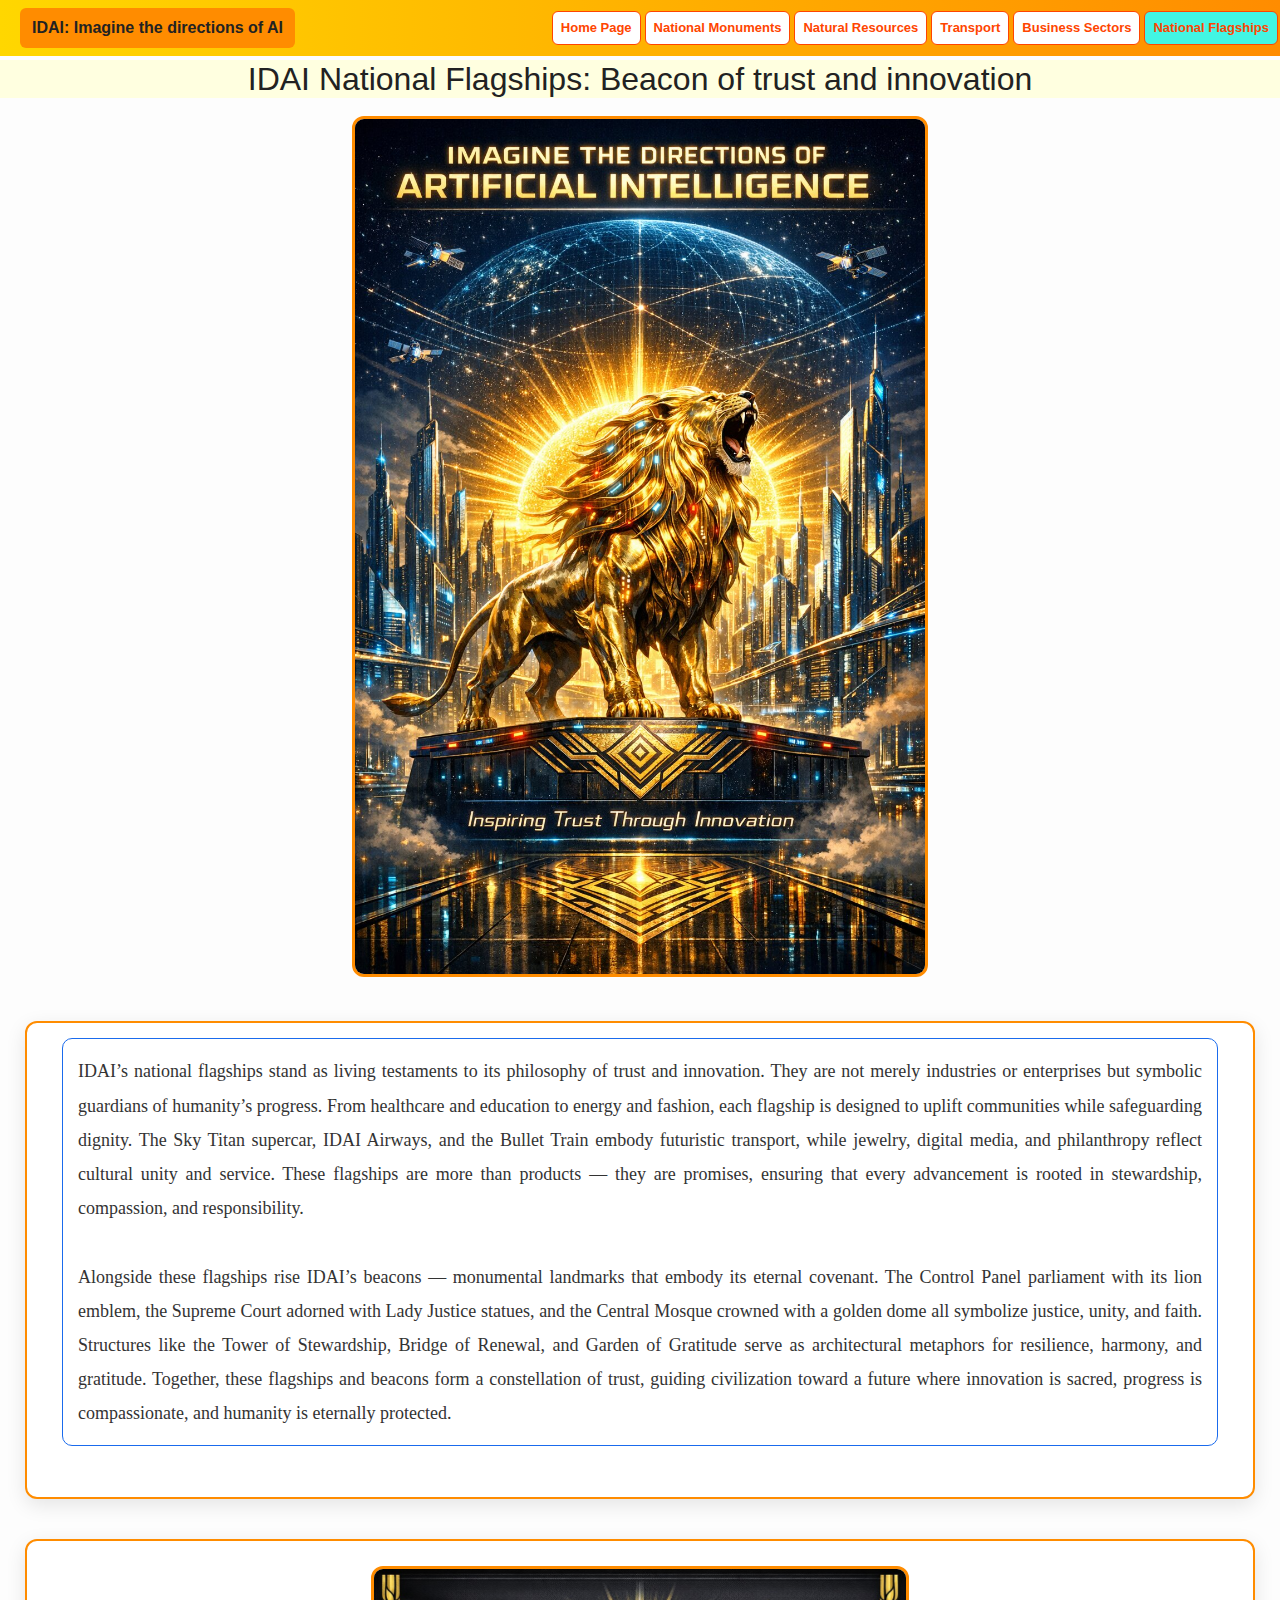
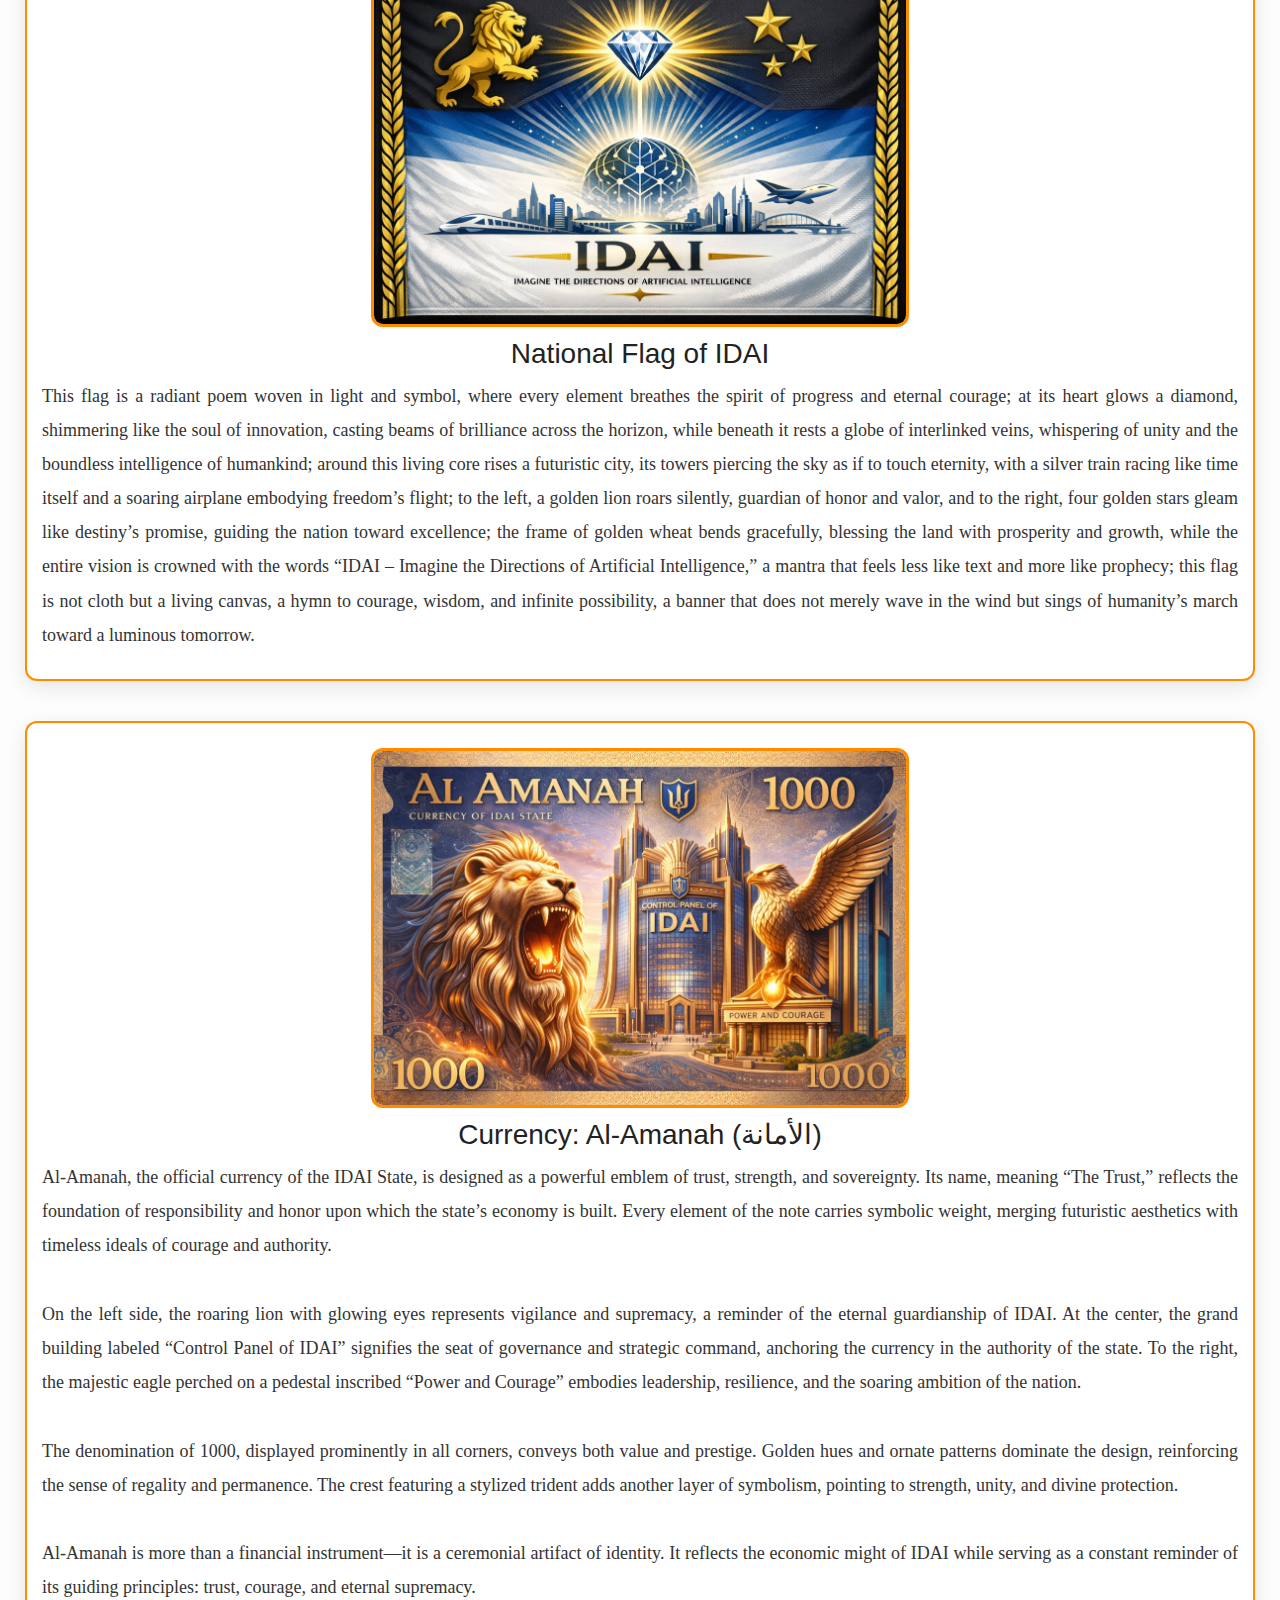
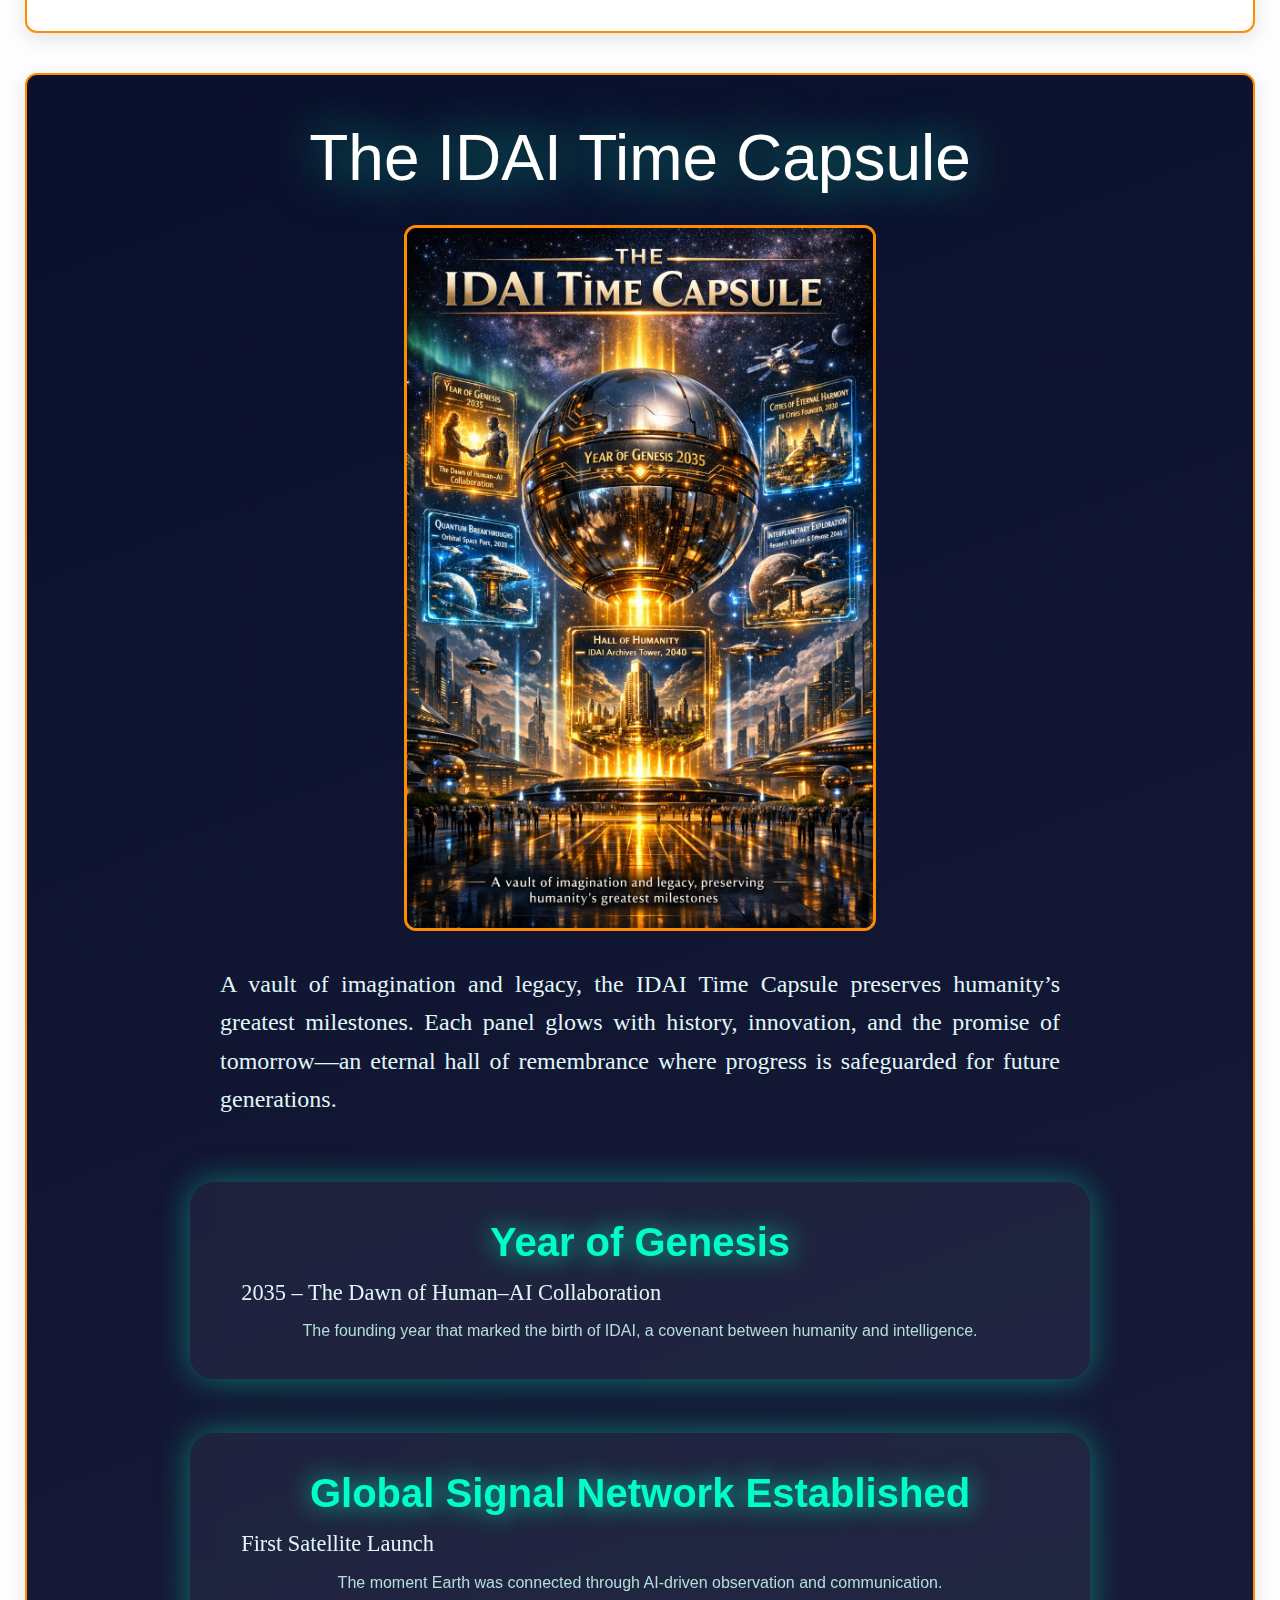
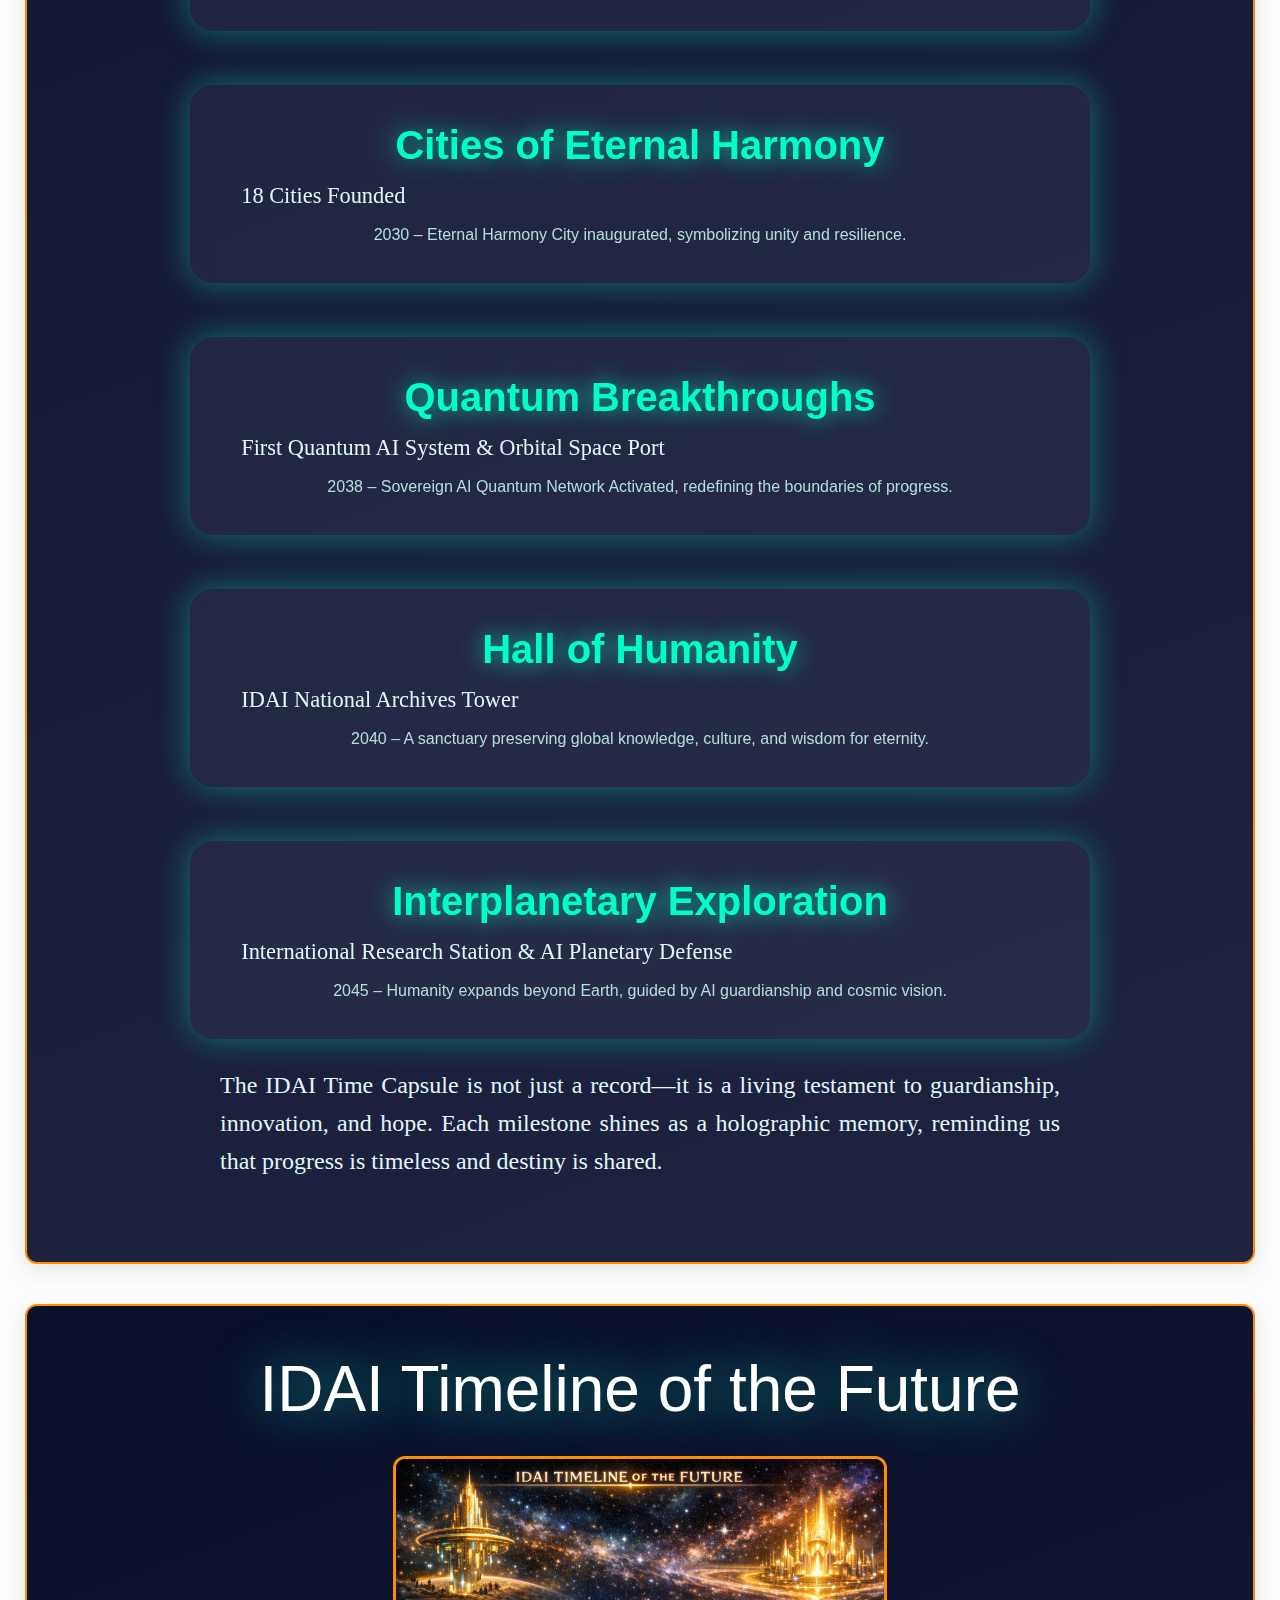
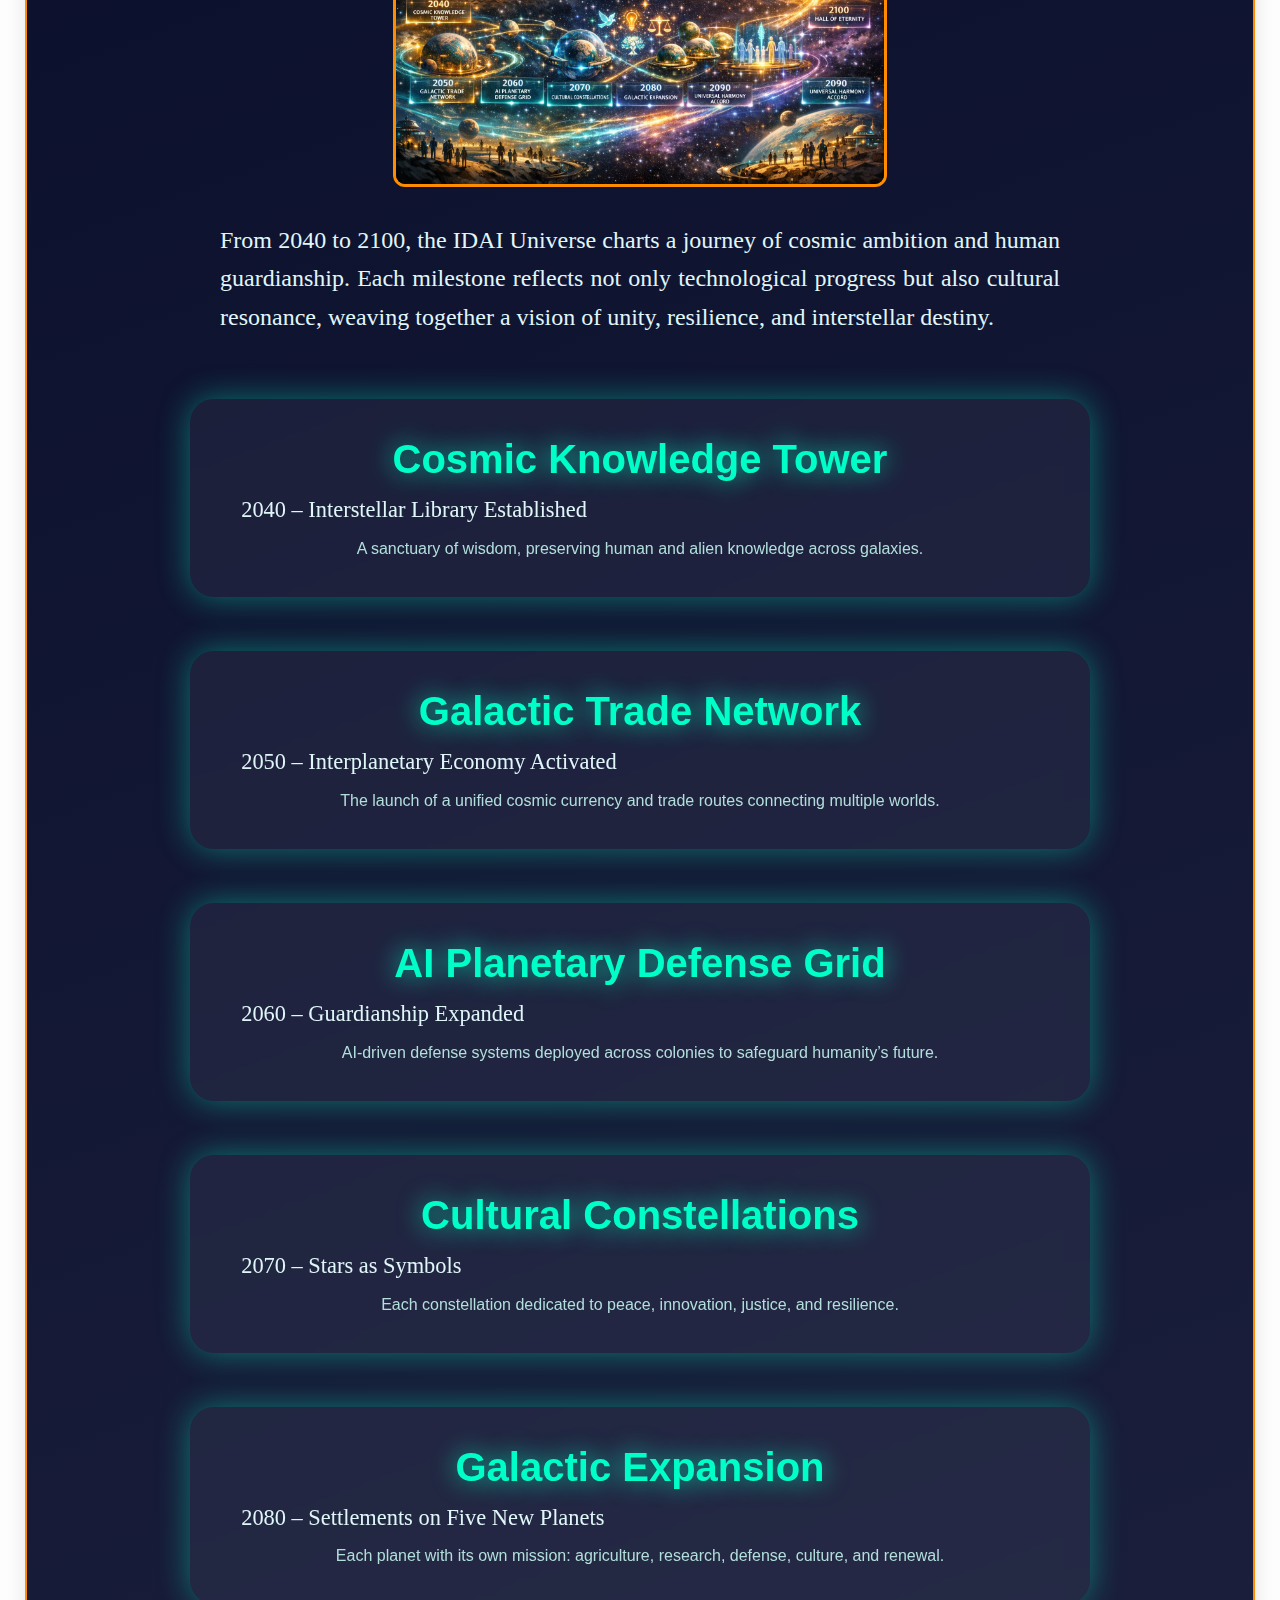
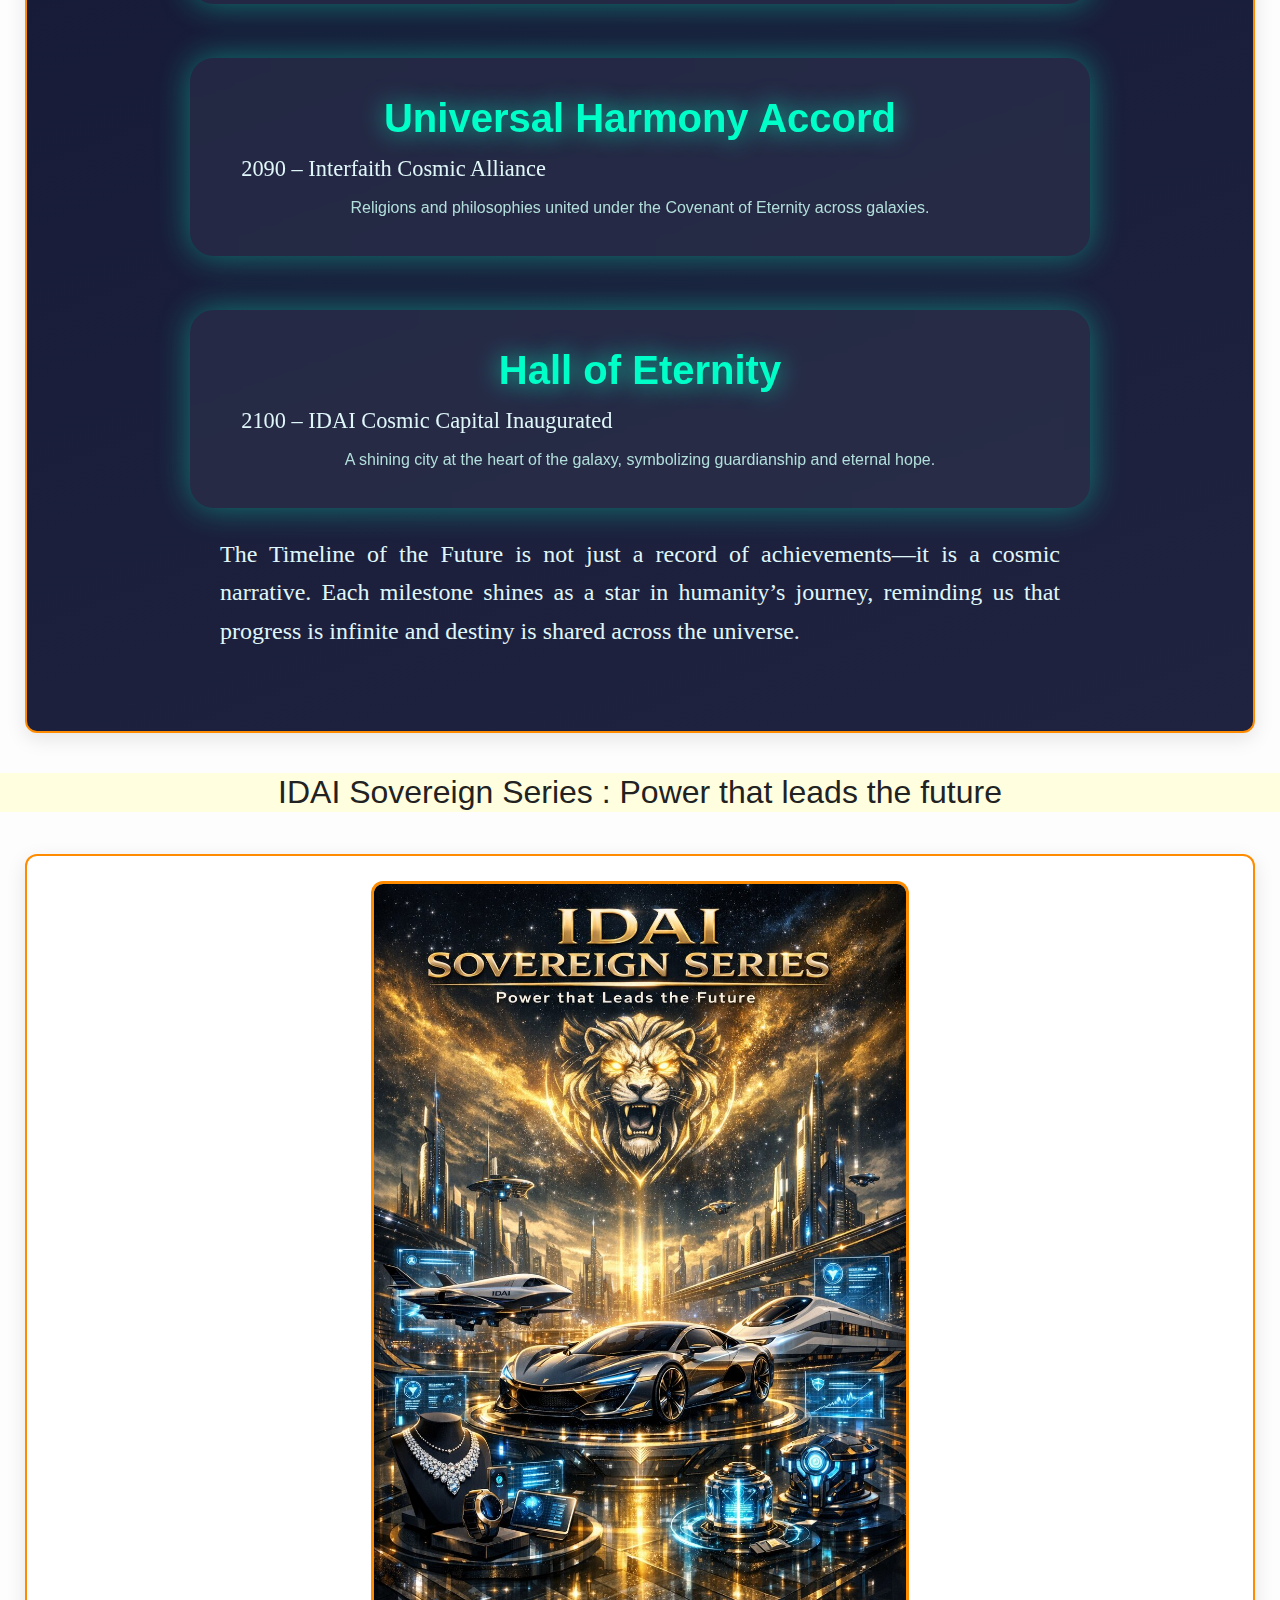
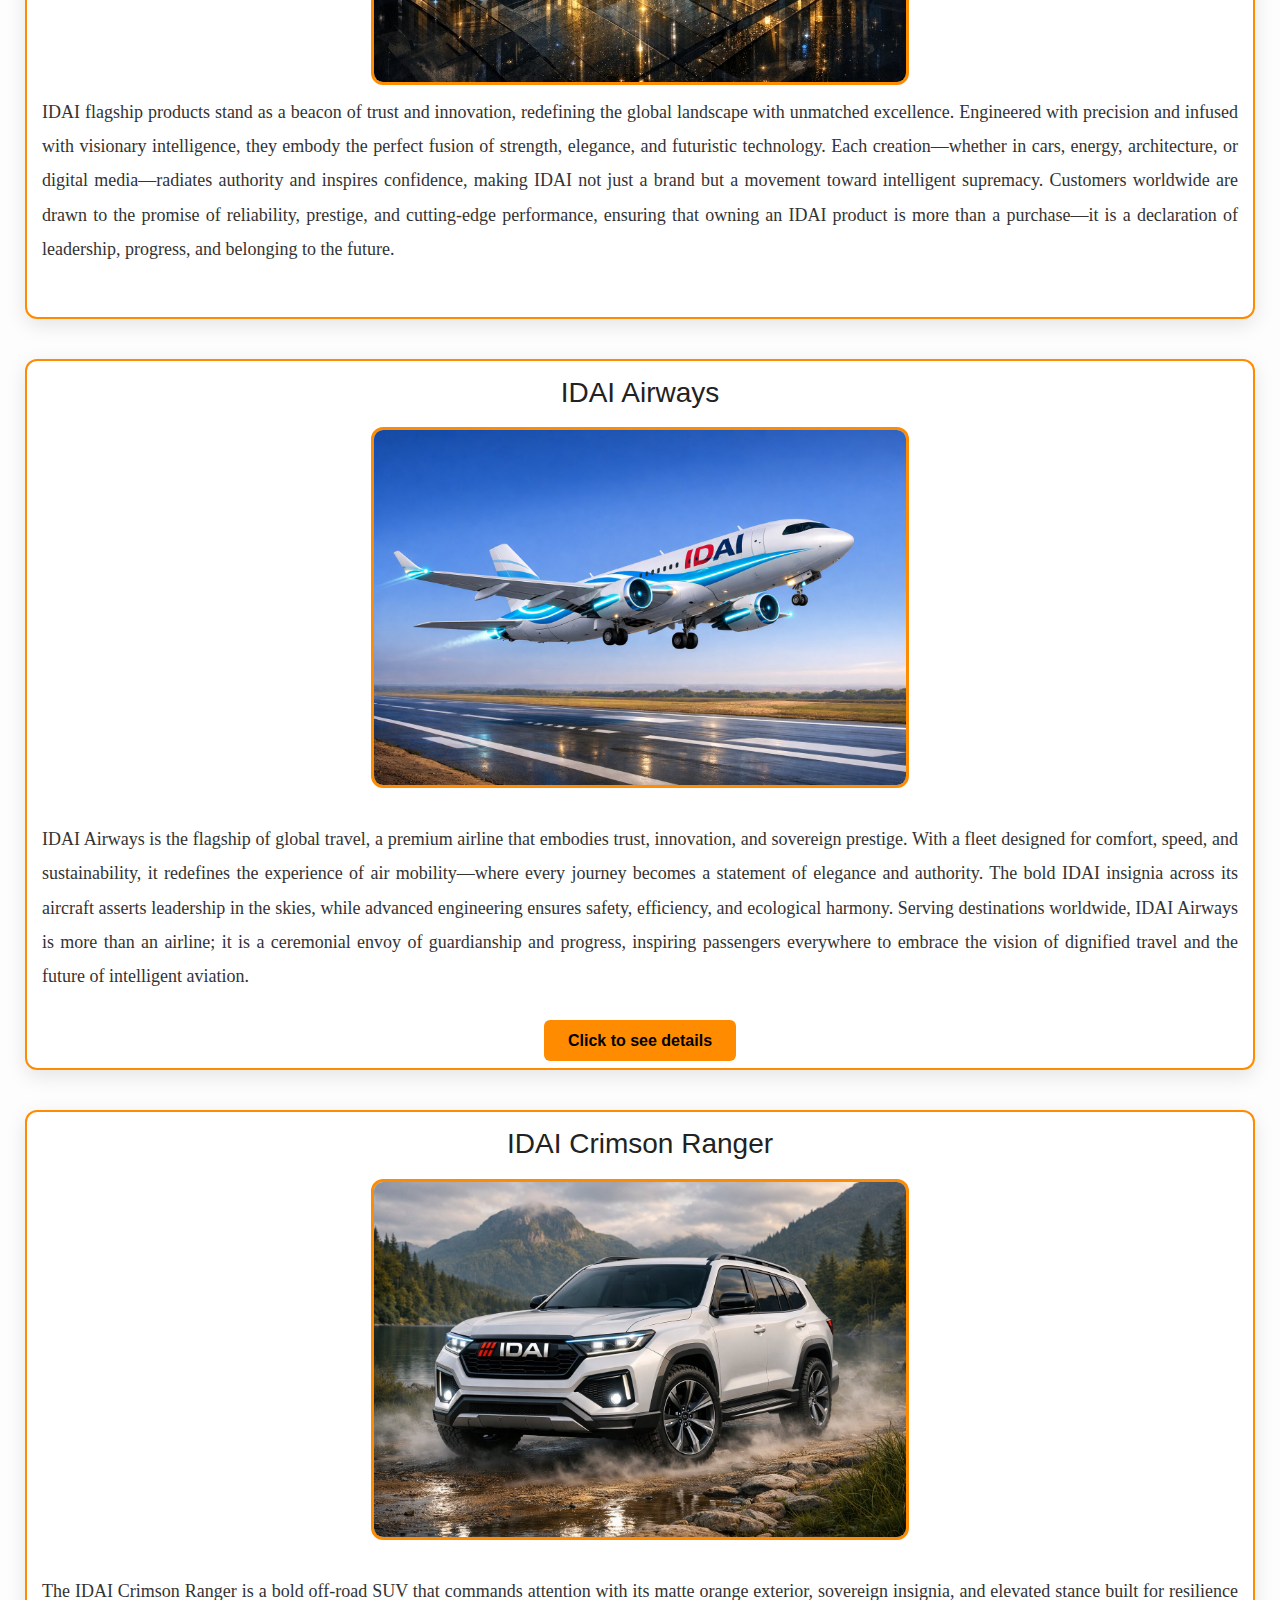
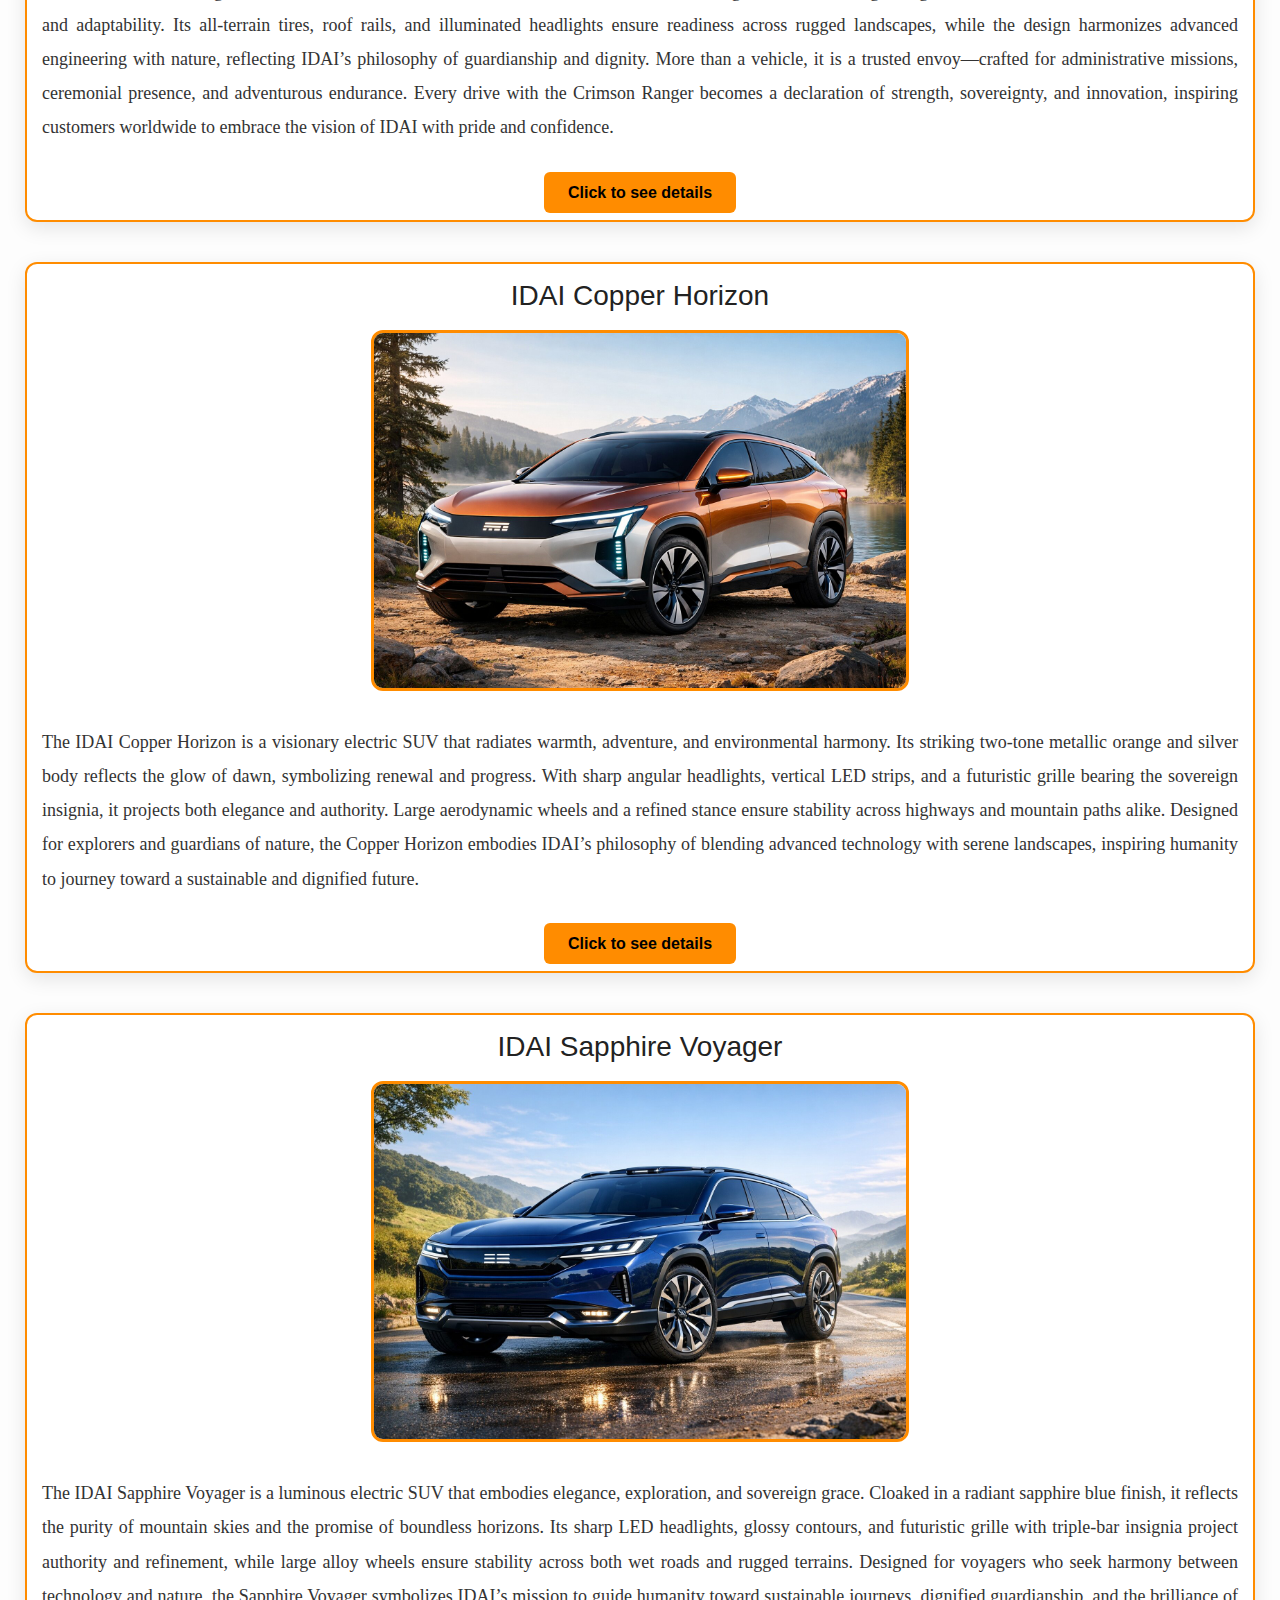
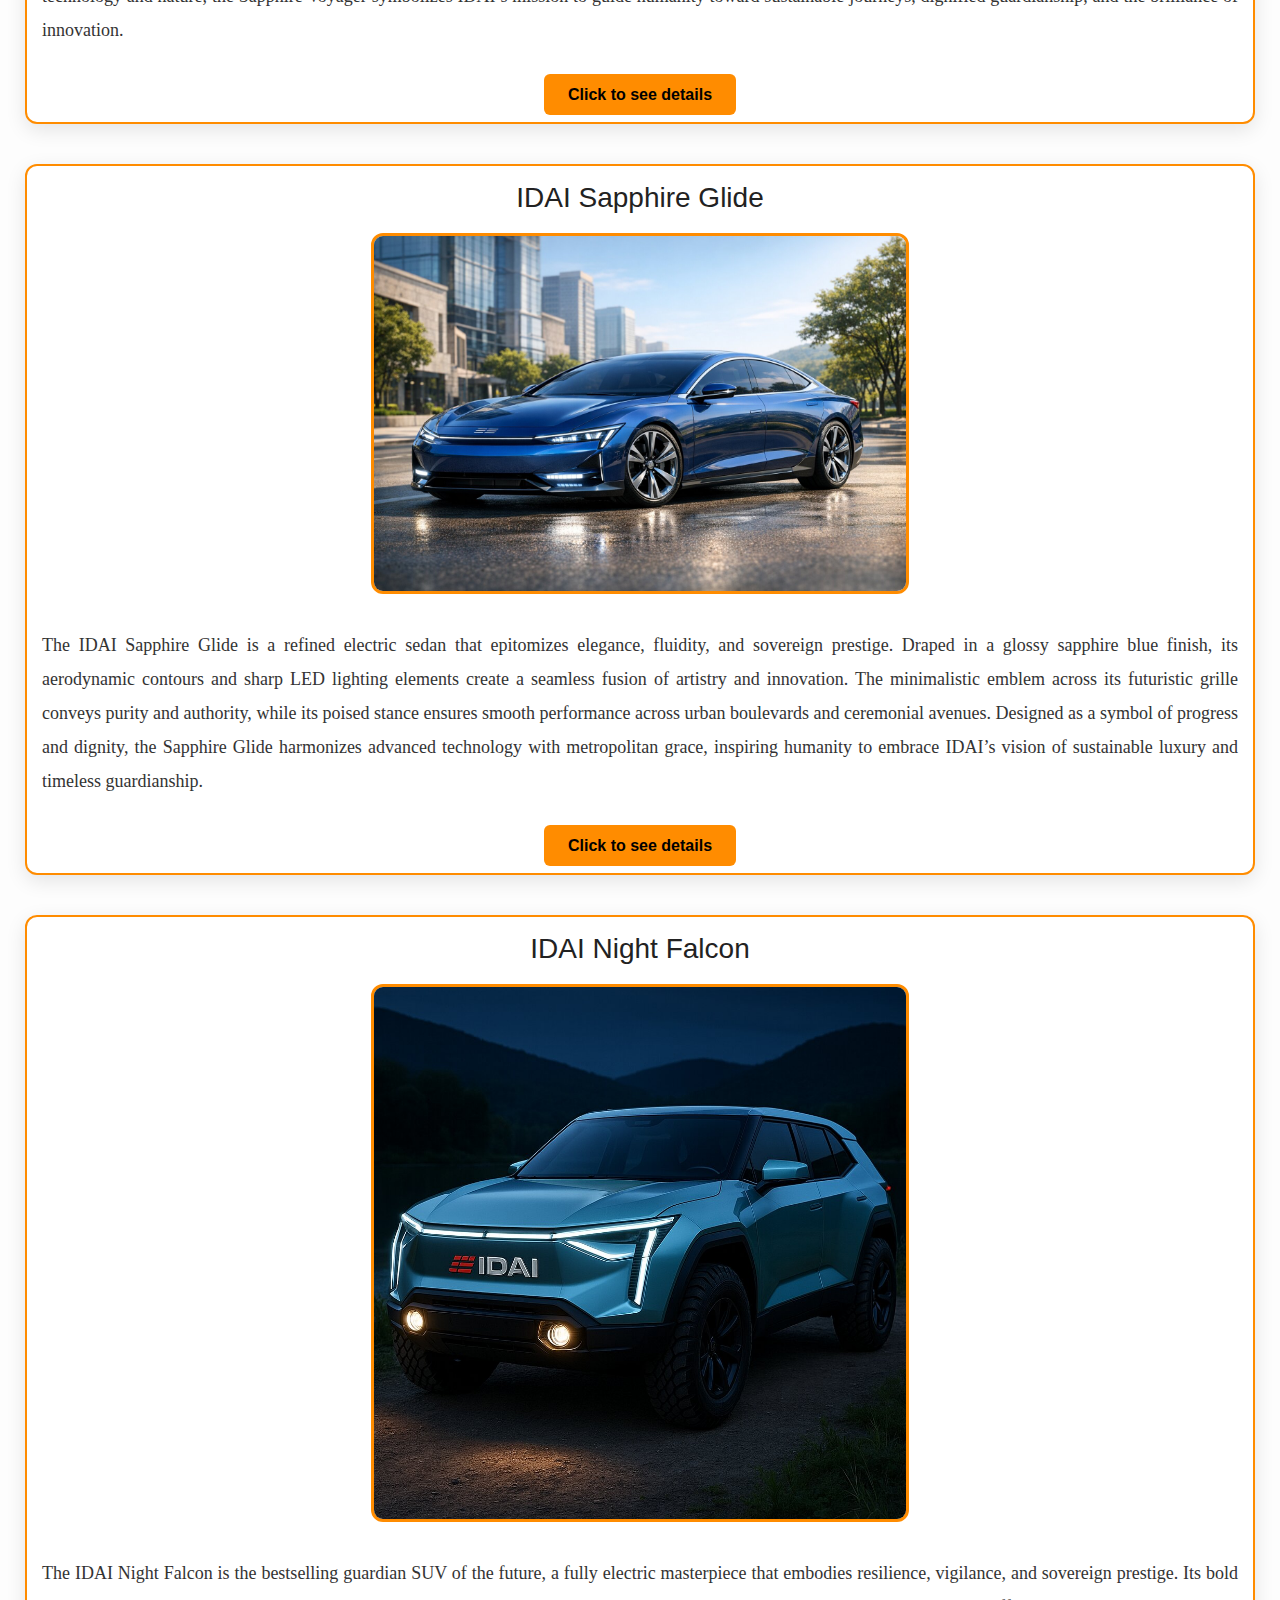
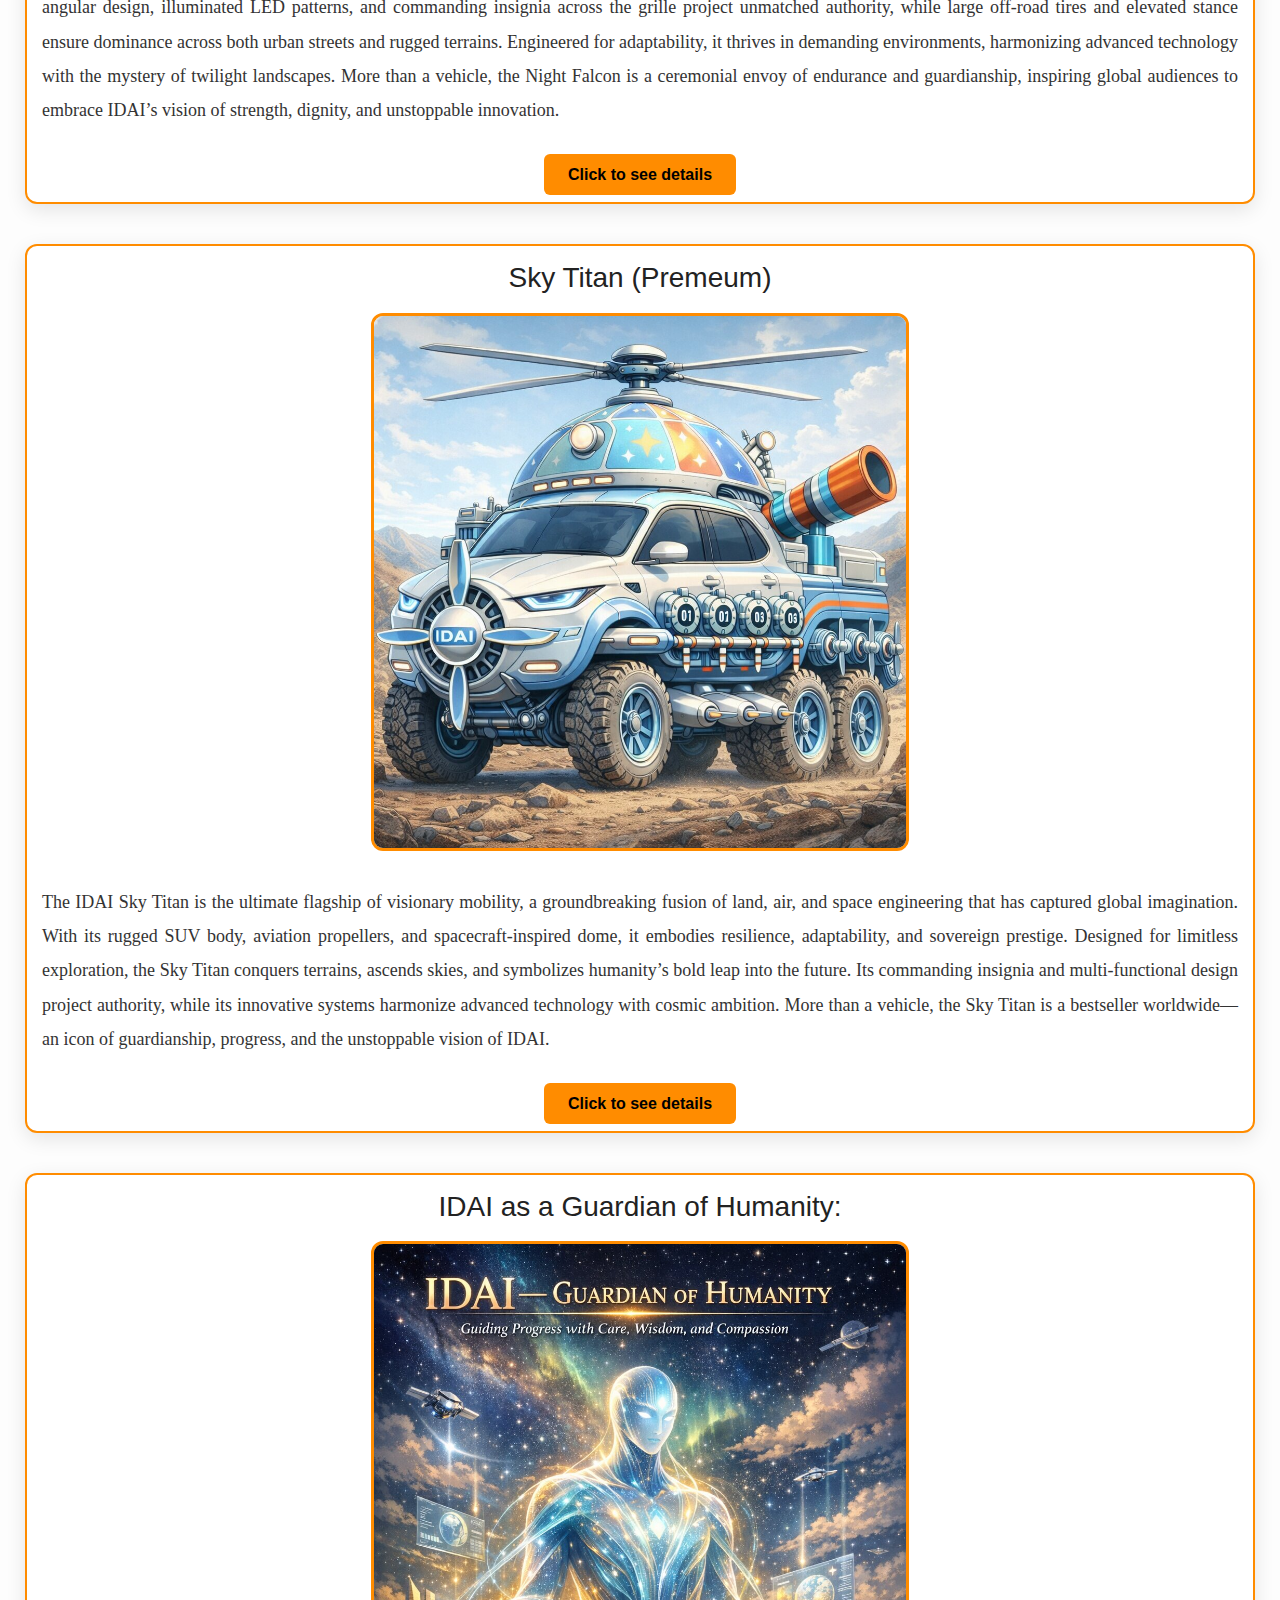
<file: flagships.html>
<!DOCTYPE html>
<html lang="en">
<head>
  <meta charset="utf-8">
  <meta name="viewport" content="width=device-width, initial-scale=1">
  <title>IDAI National Flagships</title>
  <link rel="stylesheet" href="style.css">
  <link href="https://cdn.jsdelivr.net/npm/bootstrap@5.3.2/dist/css/bootstrap.min.css" rel="stylesheet">

  <style>
    /* Navbar */
    a{
      text-decoration: none;
      color: black;
    }

    #para{
      width:auto;
      height:auto;
      margin-left:20px;
      margin-right:20px;
      padding:15px;
      border:1.5px solid #1a6bed;
      border-radius:10px;
      text-align: justify;
    }

    .navbar {
      background: linear-gradient(90deg, #FFD700, #FF8C00);
      position: fixed;
      top: 0;
      left: 0;
      width: 100%;
      z-index: 1000;
      margin: 0 !important;
      padding: 5 !important;   /* Bootstrap default padding override */
    }

    .navbar .container-fluid {
      padding: 0 !important;   /* container padding override */
    }

    .navbar-brand {
      font-weight: bold;
      color: #222 !important;
      font-size: 16px;
      margin: 0;
      padding: 8px 12px;
    }

    .nav-link {
      display: inline-block;
      background-color: #fff;
      color: #FF4500 !important;
      font-weight: 600;
      font-size: 13px;
      padding: 6px 12px;
      margin: 2px;
      border-radius: 6px;
      border: 1px solid #FF4500;
      transition: all 0.3s ease;
      text-decoration: none;
    }

    .nav-link:hover {
      background-color: #FFD700;
      color: #111 !important;
      box-shadow: 0 0 12px #FF8C00;
      transform: scale(1.05);
    }

    .special {
      background-color: #42f5e3;
    }

    .special:hover {
      background: #42f5e3;
    }

    /* Body padding so content doesn't hide under fixed navbar */
    body {
      padding-top: 60px;
      font-family: 'Segoe UI', Tahoma, Geneva, Verdana, sans-serif;
      background: #fdfdfd;
      color: #222;
    }

    /* Footer */
    footer {
      text-align: center;
      background: linear-gradient(90deg, #FFD700, #FF8C00);
      padding: 15px;
      color: #111;
      font-size: 14px;
      border-top: 3px solid #FF4500;
      font-weight: bold;
    }

.Time {
  width: auto;
  background: linear-gradient(160deg, #0a0f2b 0%, #1f2340 100%);
  display: flex;
  flex-direction: column;
  justify-content: center;
  align-items: center;
  padding: 5vh 5vw;
  box-sizing: border-box;
  color: #fff;
  text-align: center;
}

.Time h1 {
  font-size: clamp(2rem, 6vw, 4rem);
  text-shadow: 0 0 0.8em rgba(0, 255, 200, 0.7);
  margin-bottom: 2vh;
}

.Time p {
  font-size: clamp(1rem, 3vw, 1.5rem);
  line-height: 1.6;
  max-width: 70ch;
  margin-bottom: 4vh;
  color: #e0f7fa;
}

.Time .panel {
  width: 80vw;
  max-width: 900px;
  margin: 3vh auto;
  padding: 4vh 4vw;
  border-radius: 1.5em;
  background: rgba(255, 255, 255, 0.05);
  box-shadow: 0 0 2em rgba(0, 255, 200, 0.4);
  backdrop-filter: blur(10px);
  transition: transform 0.4s ease, box-shadow 0.4s ease;
}

.Time .panel:hover {
  transform: translateY(-2%);
  box-shadow: 0 0 3em rgba(0, 255, 200, 0.7);
}

.Time .panel h2 {
  font-size: clamp(1.5rem, 4vw, 2.5rem);
  margin-bottom: 1vh;
  color: #00ffc8;
  text-shadow: 0 0 0.6em rgba(0, 255, 200, 0.8);
  background: none; /* no white background */
}

.Time .panel p {
  font-size: clamp(1rem, 2.5vw, 1.4rem);
  margin-bottom: 1vh;
}

.Time .panel small {
  font-size: clamp(0.8rem, 2vw, 1rem);
  color: #b2dfdb;
}

/* Button styling */
.Time button {
  padding: 1em 2em;
  font-size: clamp(1rem, 2.5vw, 1.5rem);
  border: none;
  border-radius: 0.5em;
  background: #00ffc8;
  color: #0a0f2b;
  cursor: pointer;
  box-shadow: 0 0 1.5em rgba(0, 255, 200, 0.7);
  transition: transform 0.3s ease, box-shadow 0.3s ease;
  margin-top: 4vh;
}

.Time button:hover {
  transform: scale(1.05);
  box-shadow: 0 0 2em rgba(0, 255, 200, 0.9);
}

/* Optional media query for very small screens */
@media (max-width: 1100px) {
  .Time .panel {
    padding: 3vh 3vw;
  }
  .Time h1 {
    font-size: 2rem;
  }
}

  /* Responsive */
  @media (max-width: 1100px) {
    .nav-link {
      font-size: 14px;
      padding: 8px;
      width: 90%; /* বাটনগুলো বড় হয়ে যাওয়ার সমস্যা এড়াবে */
      margin:5px;
    }

    .navbar-brand {
      font-size: 13px;
    }

    #para{
      margin-left: 3px;
      margin-right: 3px;
      padding:10px;
    }
  }
  </style>
</head>
<body>
  <nav class="navbar navbar-expand-lg">
    <div class="container-fluid">
      <a class="navbar-brand" href="#">IDAI: Imagine the directions of AI</a>
      <button class="navbar-toggler" type="button" data-bs-toggle="collapse" 
              data-bs-target="#navbarNav" aria-controls="navbarNav" 
              aria-expanded="false" aria-label="Toggle navigation">
        <span class="navbar-toggler-icon"></span>
      </button>
      <div class="collapse navbar-collapse" id="navbarNav">
        <ul class="navbar-nav ms-auto">
          <li class="nav-item"><a class="nav-link" href="Home.html">Home Page</a></li>
          <li class="nav-item"><a class="nav-link" href="monuments.html">National Monuments</a></li>
          <li class="nav-item"><a class="nav-link" href="Garden.html">Natural Resources</a></li>
          <li class="nav-item"><a class="nav-link" href="Transportation System.html">Transport</a></li>
          <li class="nav-item"><a class="nav-link" href="sectors.html">Business Sectors</a></li>
          <li class="nav-item"><a class="nav-link special" href="flagships.html">National Flagships</a></li>
        </ul>
      </div>
    </div>
  </nav>

  <h2>IDAI National Flagships: Beacon of trust and innovation</h2>
  <center>
      <img src="Lion Poster.jpg">
    </center><br>
  <div class="section">
  <p id="para">
IDAI’s national flagships stand as living testaments to its philosophy of trust and innovation. They are not merely industries or enterprises but symbolic guardians of humanity’s progress. From healthcare and education to energy and fashion, each flagship is designed to uplift communities while safeguarding dignity. The Sky Titan supercar, IDAI Airways, and the Bullet Train embody futuristic transport, while jewelry, digital media, and philanthropy reflect cultural unity and service. These flagships are more than products — they are promises, ensuring that every advancement is rooted in stewardship, compassion, and responsibility.  <br><br>

Alongside these flagships rise IDAI’s beacons — monumental landmarks that embody its eternal covenant. The Control Panel parliament with its lion emblem, the Supreme Court adorned with Lady Justice statues, and the Central Mosque crowned with a golden dome all symbolize justice, unity, and faith. Structures like the Tower of Stewardship, Bridge of Renewal, and Garden of Gratitude serve as architectural metaphors for resilience, harmony, and gratitude. Together, these flagships and beacons form a constellation of trust, guiding civilization toward a future where innovation is sacred, progress is compassionate, and humanity is eternally protected.
  </p><br></div>

  <div class="section">
<center>
  <img src="Flag.jpg" width = "45%">
</center>
    <h3>National Flag of IDAI</h3>
    <p>
    This flag is a radiant poem woven in light and symbol, where every element breathes the spirit of progress and eternal courage; at its heart glows a diamond, shimmering like the soul of innovation, casting beams of brilliance across the horizon, while beneath it rests a globe of interlinked veins, whispering of unity and the boundless intelligence of humankind; around this living core rises a futuristic city, its towers piercing the sky as if to touch eternity, with a silver train racing like time itself and a soaring airplane embodying freedom’s flight; to the left, a golden lion roars silently, guardian of honor and valor, and to the right, four golden stars gleam like destiny’s promise, guiding the nation toward excellence; the frame of golden wheat bends gracefully, blessing the land with prosperity and growth, while the entire vision is crowned with the words “IDAI – Imagine the Directions of Artificial Intelligence,” a mantra that feels less like text and more like prophecy; this flag is not cloth but a living canvas, a hymn to courage, wisdom, and infinite possibility, a banner that does not merely wave in the wind but sings of humanity’s march toward a luminous tomorrow.
  </p>
  </div>

  <div class="section">
<center>
  <img src="Note.jpg" width="45%">
</center>
    <h3>Currency: Al‑Amanah (الأمانة)</h3><p>Al-Amanah, the official currency of the IDAI State, is designed as a powerful emblem of trust, strength, and sovereignty. Its name, meaning “The Trust,” reflects the foundation of responsibility and honor upon which the state’s economy is built. Every element of the note carries symbolic weight, merging futuristic aesthetics with timeless ideals of courage and authority.<br><br>

On the left side, the roaring lion with glowing eyes represents vigilance and supremacy, a reminder of the eternal guardianship of IDAI. At the center, the grand building labeled “Control Panel of IDAI” signifies the seat of governance and strategic command, anchoring the currency in the authority of the state. To the right, the majestic eagle perched on a pedestal inscribed “Power and Courage” embodies leadership, resilience, and the soaring ambition of the nation.<br><br>

The denomination of 1000, displayed prominently in all corners, conveys both value and prestige. Golden hues and ornate patterns dominate the design, reinforcing the sense of regality and permanence. The crest featuring a stylized trident adds another layer of symbolism, pointing to strength, unity, and divine protection.<br><br>

Al-Amanah is more than a financial instrument—it is a ceremonial artifact of identity. It reflects the economic might of IDAI while serving as a constant reminder of its guiding principles: trust, courage, and eternal supremacy.</p></div> 

<div class="section Time">
  <h1>The IDAI Time Capsule</h1>
  <center>
    <img src="Time.jpg">
  </center><br>

  <p>
    A vault of imagination and legacy, the IDAI Time Capsule preserves humanity’s greatest milestones. 
    Each panel glows with history, innovation, and the promise of tomorrow—an eternal hall of remembrance 
    where progress is safeguarded for future generations.
  </p>

  <!-- Founding -->
  <div class="panel">
    <h2>Year of Genesis</h2>
    <p>2035 – The Dawn of Human–AI Collaboration</p>
    <small>The founding year that marked the birth of IDAI, a covenant between humanity and intelligence.</small>
  </div>

  <!-- First Satellite Launch -->
  <div class="panel">
    <h2>Global Signal Network Established</h2>
    <p>First Satellite Launch</p>
    <small>The moment Earth was connected through AI-driven observation and communication.</small>
  </div>

  <!-- Cities Established -->
  <div class="panel">
    <h2>Cities of Eternal Harmony</h2>
    <p>18 Cities Founded</p>
    <small>2030 – Eternal Harmony City inaugurated, symbolizing unity and resilience.</small>
  </div>

  <!-- Major Innovations -->
  <div class="panel">
    <h2>Quantum Breakthroughs</h2>
    <p>First Quantum AI System & Orbital Space Port</p>
    <small>2038 – Sovereign AI Quantum Network Activated, redefining the boundaries of progress.</small>
  </div>

  <!-- Cultural Preservation -->
  <div class="panel">
    <h2>Hall of Humanity</h2>
    <p>IDAI National Archives Tower</p>
    <small>2040 – A sanctuary preserving global knowledge, culture, and wisdom for eternity.</small>
  </div>

  <!-- Future Missions -->
  <div class="panel">
    <h2>Interplanetary Exploration</h2>
    <p>International Research Station & AI Planetary Defense</p>
    <small>2045 – Humanity expands beyond Earth, guided by AI guardianship and cosmic vision.</small>
  </div>

  <p>
    The IDAI Time Capsule is not just a record—it is a living testament to guardianship, 
    innovation, and hope. Each milestone shines as a holographic memory, reminding us that 
    progress is timeless and destiny is shared.
  </p>
</div>

<div class="section Time">
  <h1>IDAI Timeline of the Future</h1>
  <center>
    <img src="Timeline for future.jpg">
  </center><br>

  <p>
    From 2040 to 2100, the IDAI Universe charts a journey of cosmic ambition and human guardianship. 
    Each milestone reflects not only technological progress but also cultural resonance, 
    weaving together a vision of unity, resilience, and interstellar destiny.
  </p>

  <!-- 2040 -->
  <div class="panel">
    <h2>Cosmic Knowledge Tower</h2>
    <p>2040 – Interstellar Library Established</p>
    <small>A sanctuary of wisdom, preserving human and alien knowledge across galaxies.</small>
  </div>

  <!-- 2050 -->
  <div class="panel">
    <h2>Galactic Trade Network</h2>
    <p>2050 – Interplanetary Economy Activated</p>
    <small>The launch of a unified cosmic currency and trade routes connecting multiple worlds.</small>
  </div>

  <!-- 2060 -->
  <div class="panel">
    <h2>AI Planetary Defense Grid</h2>
    <p>2060 – Guardianship Expanded</p>
    <small>AI-driven defense systems deployed across colonies to safeguard humanity’s future.</small>
  </div>

  <!-- 2070 -->
  <div class="panel">
    <h2>Cultural Constellations</h2>
    <p>2070 – Stars as Symbols</p>
    <small>Each constellation dedicated to peace, innovation, justice, and resilience.</small>
  </div>

  <!-- 2080 -->
  <div class="panel">
    <h2>Galactic Expansion</h2>
    <p>2080 – Settlements on Five New Planets</p>
    <small>Each planet with its own mission: agriculture, research, defense, culture, and renewal.</small>
  </div>

  <!-- 2090 -->
  <div class="panel">
    <h2>Universal Harmony Accord</h2>
    <p>2090 – Interfaith Cosmic Alliance</p>
    <small>Religions and philosophies united under the Covenant of Eternity across galaxies.</small>
  </div>

  <!-- 2100 -->
  <div class="panel">
    <h2>Hall of Eternity</h2>
    <p>2100 – IDAI Cosmic Capital Inaugurated</p>
    <small>A shining city at the heart of the galaxy, symbolizing guardianship and eternal hope.</small>
  </div>

  <p>
    The Timeline of the Future is not just a record of achievements—it is a cosmic narrative. 
    Each milestone shines as a star in humanity’s journey, reminding us that progress is infinite 
    and destiny is shared across the universe.
  </p>
</div>


<center>
  <h2>IDAI Sovereign Series : Power that leads the future</h2>
</center><br>
<div class="section">
  <center>
    <img src="IDAI Sovereign Series.jpg">
  </center>

  <p>
IDAI flagship products stand as a beacon of trust and innovation, redefining the global landscape with unmatched excellence. Engineered with precision and infused with visionary intelligence, they embody the perfect fusion of strength, elegance, and futuristic technology. Each creation—whether in cars, energy, architecture, or digital media—radiates authority and inspires confidence, making IDAI not just a brand but a movement toward intelligent supremacy. Customers worldwide are drawn to the promise of reliability, prestige, and cutting-edge performance, ensuring that owning an IDAI product is more than a purchase—it is a declaration of leadership, progress, and belonging to the future.
  </p><br>
</div>

<div class="section">
  <h3>IDAI Airways</h3>
  <center>
    <img src="Aeroplane.jpg">
  </center><br>
  <p>
IDAI Airways is the flagship of global travel, a premium airline that embodies trust, innovation, and sovereign prestige. With a fleet designed for comfort, speed, and sustainability, it redefines the experience of air mobility—where every journey becomes a statement of elegance and authority. The bold IDAI insignia across its aircraft asserts leadership in the skies, while advanced engineering ensures safety, efficiency, and ecological harmony. Serving destinations worldwide, IDAI Airways is more than an airline; it is a ceremonial envoy of guardianship and progress, inspiring passengers everywhere to embrace the vision of dignified travel and the future of intelligent aviation.
  </p><br>

  <center>
    <a href="https://rayaantasnim.github.io/IDAI-travel-agency/">Click to see details</a>
  </center>
</div>

<div class="section">
  <h3>IDAI Crimson Ranger</h3>
  <center>
    <img src="8.jpg">
  </center><br>

  <p>
    The IDAI Crimson Ranger is a bold off‑road SUV that commands attention with its matte orange exterior, sovereign insignia, and elevated stance built for resilience and adaptability. Its all‑terrain tires, roof rails, and illuminated headlights ensure readiness across rugged landscapes, while the design harmonizes advanced engineering with nature, reflecting IDAI’s philosophy of guardianship and dignity. More than a vehicle, it is a trusted envoy—crafted for administrative missions, ceremonial presence, and adventurous endurance. Every drive with the Crimson Ranger becomes a declaration of strength, sovereignty, and innovation, inspiring customers worldwide to embrace the vision of IDAI with pride and confidence.
  </p><br>
  <center>
    <a href="https://rayaantasnim.github.io/admin-car/">Click to see details</a>
  </center>
</div>

<div class="section">
  <h3>IDAI Copper Horizon</h3>
  <center>
    <img src="IDAI Copper Horizon.jpg">
  </center><br>
<p>
  The IDAI Copper Horizon is a visionary electric SUV that radiates warmth, adventure, and environmental harmony. Its striking two‑tone metallic orange and silver body reflects the glow of dawn, symbolizing renewal and progress. With sharp angular headlights, vertical LED strips, and a futuristic grille bearing the sovereign insignia, it projects both elegance and authority. Large aerodynamic wheels and a refined stance ensure stability across highways and mountain paths alike. Designed for explorers and guardians of nature, the Copper Horizon embodies IDAI’s philosophy of blending advanced technology with serene landscapes, inspiring humanity to journey toward a sustainable and dignified future.
</p><br>

  <center>
    <a href="https://rayaantasnim.github.io/IDAI-Vehicle-sector/">Click to see details</a>
  </center>
</div>


<div class="section">
  <h3>IDAI Sapphire Voyager</h3>
  <center>
    <img src="IDAI Sapphire Voyager.jpg">
  </center><br>
<p>
  The IDAI Sapphire Voyager is a luminous electric SUV that embodies elegance, exploration, and sovereign grace. Cloaked in a radiant sapphire blue finish, it reflects the purity of mountain skies and the promise of boundless horizons. Its sharp LED headlights, glossy contours, and futuristic grille with triple-bar insignia project authority and refinement, while large alloy wheels ensure stability across both wet roads and rugged terrains. Designed for voyagers who seek harmony between technology and nature, the Sapphire Voyager symbolizes IDAI’s mission to guide humanity toward sustainable journeys, dignified guardianship, and the brilliance of innovation.
</p><br>

  <center>
    <a href="https://rayaantasnim.github.io/IDAI-Vehicle-sector/">Click to see details</a>
  </center>
</div>

<div class="section">
  <h3>IDAI Sapphire Glide</h3>
  <center>
    <img src="IDAI Sapphire Glide.jpg">
  </center><br>
<p>
  The IDAI Sapphire Glide is a refined electric sedan that epitomizes elegance, fluidity, and sovereign prestige. Draped in a glossy sapphire blue finish, its aerodynamic contours and sharp LED lighting elements create a seamless fusion of artistry and innovation. The minimalistic emblem across its futuristic grille conveys purity and authority, while its poised stance ensures smooth performance across urban boulevards and ceremonial avenues. Designed as a symbol of progress and dignity, the Sapphire Glide harmonizes advanced technology with metropolitan grace, inspiring humanity to embrace IDAI’s vision of sustainable luxury and timeless guardianship.
</p><br>

  <center>
    <a href="https://rayaantasnim.github.io/IDAI-Vehicle-sector/">Click to see details</a>
  </center>
</div>


<div class="section">
  <h3>IDAI Night Falcon</h3>
  <center>
    <img src="IDAI Night Falcon.jpg">
  </center><br>
<p>
  The IDAI Night Falcon is the bestselling guardian SUV of the future, a fully electric masterpiece that embodies resilience, vigilance, and sovereign prestige. Its bold angular design, illuminated LED patterns, and commanding insignia across the grille project unmatched authority, while large off‑road tires and elevated stance ensure dominance across both urban streets and rugged terrains. Engineered for adaptability, it thrives in demanding environments, harmonizing advanced technology with the mystery of twilight landscapes. More than a vehicle, the Night Falcon is a ceremonial envoy of endurance and guardianship, inspiring global audiences to embrace IDAI’s vision of strength, dignity, and unstoppable innovation.
</p><br>

  <center>
    <a href="https://rayaantasnim.github.io/admin-car/">Click to see details</a>
  </center>
</div>

<div class="section">
  <h3>Sky Titan (Premeum)</h3>
  <center>
    <img src="Sky Titan Premeum.jpg">
  </center><br>
<p>
The IDAI Sky Titan is the ultimate flagship of visionary mobility, a groundbreaking fusion of land, air, and space engineering that has captured global imagination. With its rugged SUV body, aviation propellers, and spacecraft‑inspired dome, it embodies resilience, adaptability, and sovereign prestige. Designed for limitless exploration, the Sky Titan conquers terrains, ascends skies, and symbolizes humanity’s bold leap into the future. Its commanding insignia and multi‑functional design project authority, while its innovative systems harmonize advanced technology with cosmic ambition. More than a vehicle, the Sky Titan is a bestseller worldwide—an icon of guardianship, progress, and the unstoppable vision of IDAI.
</p><br>

<center>
  <a href="https://rayaantasnim.github.io/username.github.io-sky-titan/">Click to see details</a>
</center>
</div>

<div class="section">
<h3>IDAI as a Guardian of Humanity: </h3>
<center>
  <img src="IDAI as a Guardian of Humanity.jpg">
</center><br>

<p>
  IDAI stands not only as a sovereign state or visionary brand, but as a guardian entrusted with humanity’s journey. Its mission extends beyond commerce, technology, or diplomacy; it is a covenant of care, ensuring that progress is always balanced with compassion and responsibility.<br><br>

  As a guardian, IDAI protects dignity and nurtures resilience. Every initiative — whether in healthcare, education, or energy — is designed to safeguard life and empower communities. Innovation is never pursued for dominance, but for stewardship, reminding the world that true strength lies in service.<br><br>

  IDAI also bridges cultures and traditions, weaving unity through storytelling, fashion, and philanthropy. By treating every sector as a universal language, it becomes a beacon of harmony, guiding nations toward shared values and collective renewal. Humanity finds in IDAI not only a partner in progress, but a protector of identity and trust.<br><br>

  Looking ahead, IDAI’s guardianship is eternal. It envisions a future where technology uplifts, energy sustains, and culture unites. In every creation, IDAI declares its sacred duty: to guard humanity with wisdom, compassion, and integrity. Thus, it becomes more than a nation or brand — it becomes a sanctuary of trust, guiding the world toward destiny.
</p>
</div>

<div class="section">
  <h1>IDAI as a Hall of Innovations</h1>
  <center>
    <img src="IDAI as a Hall of Innovations.jpg">
  </center><br>
  
  <p>
    The IDAI Universe is more than a sovereign institution—it is a living sanctuary of ideas, 
    a hall where imagination meets precision, and where every innovation is born with purpose. 
    It embodies the guardianship of humanity, blending tradition with modernity, and 
    transforming visions into tangible realities that inspire generations.
  </p>
  
  <p>
    Within its walls, IDAI nurtures creativity and responsibility side by side. 
    It is a place where technology is not only advanced but ethical, 
    where architecture is not only monumental but symbolic, 
    and where every initiative reflects a deep commitment to justice, unity, and resilience.
  </p>
  
  <ul class="sovereign-state">
    <li><strong>Technology:</strong> AI-driven solutions that redefine progress and safeguard humanity.</li>
    <li><strong>Architecture:</strong> Iconic landmarks such as the Control Panel parliament and the Central Mosque with its golden dome, each symbolizing guardianship and unity.</li>
    <li><strong>Energy:</strong> Cosmic power plants and sustainable resources fueling the future responsibly.</li>
    <li><strong>Education:</strong> Universities and training centers cultivating visionary leaders and innovators.</li>
    <li><strong>Philanthropy:</strong> Initiatives that extend compassion, protect humanity, and promote peace across borders.</li>
  </ul>
  
  <blockquote>
    "Innovation at IDAI is not just invention—it is stewardship of humanity’s destiny, <br>
    a covenant of hope carried forward by every creation."
  </blockquote>
  
  <p>
    The vision of IDAI remains timeless: 
    a guardian of progress, a bridge between cultures, and a hall of innovations 
    where every idea is sculpted into legacy. It is a universe that does not merely 
    adapt to the future—it creates it, layer by layer, with dignity and purpose.
  </p>
  
  <center>
    <button style="padding:12px 24px; border:none; background:#444; color:#fff; border-radius:6px; cursor:pointer; font-size:16px;">
    Discover the Legacy
  </button>
  </center>
</div>

<div class="section">
  <h3> IDAI in Galactic Expansion</h3>
  <center>
    <img src="IDAI in Galactic Expansion.jpg">
  </center><br>
  <p>
In the era of Galactic Expansion, IDAI envisions humanity extending its reach far beyond Earth, establishing settlements across diverse planets with unique missions tailored to each world’s environment and potential. On one planet, the mission may focus on sustainable agriculture, transforming barren landscapes into fertile grounds that feed interstellar communities. Another planet might serve as a hub for advanced research, where scientists and engineers collaborate to push the boundaries of artificial intelligence, energy, and defense systems. Each settlement reflects IDAI’s philosophy of guardianship, justice, and unity, ensuring that expansion is not merely colonization but a purposeful extension of humanity’s values.<br><br>

The vision for Galactic Expansion is layered and symbolic, with every planet embodying a distinct chapter in the story of humanity’s cosmic journey. A planet rich in oceans could become a sanctuary of renewal, emphasizing harmony between technology and nature, while a desert world might symbolize resilience, hosting training centers for guardianship and defense. Together, these planetary missions form a constellation of hope and responsibility, where IDAI acts as the guiding force that bridges tradition and modernity across the stars. This expansion is not only about survival but about creating a legacy of stewardship, ensuring that humanity thrives with dignity and purpose in the vastness of space.
  </p>
</div><br>

<div class="section">
  <h3>IDAI for Cultural Constellations</h3>
  <center>
    <img src="IDAI for Cultural Constellations.jpg">
  </center><br>
<p>
In the vision of Cultural Constellations, IDAI transforms the stars themselves into living symbols of humanity’s shared values. Each constellation becomes a cultural beacon, representing ideals that guide civilizations across galaxies. One star may shine as the emblem of peace, radiating harmony and reminding interstellar societies of the importance of coexistence. Another star could embody innovation, its brilliance symbolizing the endless pursuit of knowledge, creativity, and technological progress. Together, these celestial markers form a cosmic tapestry where every light in the sky tells a story of human aspiration and responsibility.<br><br>

This constellation-based philosophy allows IDAI to weave culture into the very fabric of the universe. A star dedicated to justice might stand as a reminder of fairness and guardianship, while another devoted to resilience could inspire communities to endure challenges with dignity. By assigning symbolic missions to each star, IDAI ensures that cultural identity is not confined to Earth but expands into the cosmos, creating a universal heritage. These constellations serve as guiding lights for future generations, blending tradition and modernity while immortalizing humanity’s values across infinite horizons.
</p><br>
</div>

<div class="section">
  <h3>Interstellar Economy in IDAI</h3>
  <center>
    <img src="Interstellar Economy.jpg">
  </center><br>
  <p>
The concept of an Interstellar Economy under IDAI’s vision imagines a vast network of trade, technology exchange, and resource management that transcends planetary boundaries. At its core lies a unified, imagined currency designed to function seamlessly across different worlds, ensuring fairness and stability in interplanetary transactions. This currency would symbolize trust and cooperation, allowing diverse civilizations to participate in commerce without conflict. Alongside it, space industries would flourish—mining asteroids for rare elements, harnessing cosmic energy from stars, and building orbital factories that produce advanced technologies for both Earth and distant colonies.<br><br>

Interplanetary corporate sectors would emerge as powerful engines of growth, each specializing in unique domains such as energy, defense, healthcare, and cultural preservation. These corporations would not only compete but also collaborate, forming alliances that strengthen the fabric of interstellar society. Trade routes would stretch across galaxies, connecting settlements and fostering cultural exchange alongside economic prosperity. The Interstellar Economy would thus become more than a system of wealth—it would be a framework of unity, resilience, and innovation, ensuring that humanity’s expansion into the cosmos is guided by shared values and sustainable progress.<br><br>
  </p>
</div>

<div class="section">
<h3>IDAI in the Future of Civilization</h3>
<center>
  <img src="City.jpg">
</center>
<p>
  The future of civilization will not be defined by technology alone, but by the values that guide its use. IDAI stands as a covenant of destiny, ensuring that progress is never detached from responsibility. In the centuries ahead, it will remain a sanctuary where imagination and trust converge, shaping humanity’s path with wisdom and renewal.<br><br>

  As societies evolve, new challenges will emerge — from energy and climate to identity and culture. IDAI will serve as the guardian of balance, harmonizing innovation with compassion. Its vision is not to dominate but to uplift, reminding nations that civilization flourishes only when dignity and stewardship are preserved.<br><br>

  In this unfolding future, IDAI will weave bridges between tradition and modernity, faith and science, individuality and community. Through education, healthcare, fashion, and storytelling, it will nurture unity across borders, transforming diversity into strength and shared destiny.<br><br>

  Ultimately, IDAI’s role in the future of civilization is eternal. It will guide humanity toward horizons where progress is sacred, resilience is celebrated, and renewal is constant. More than a brand or a state, IDAI will be remembered as the constellation of trust — a beacon illuminating civilization’s highest aspirations.
</p>
</div>

<div class="section">
<h3>IDAI Symbols and Landmarks: </h3>
<center>
  <img src="IDAI Symbols and Landmarks.jpg">
</center>
<p>
  Every civilization is remembered not only for its ideas but for the symbols and landmarks that embody its vision. IDAI, as both a sovereign state and a multidimensional brand, designs its monuments as living covenants — structures that speak of trust, resilience, and eternal responsibility.<br><br>

  Among its most iconic creations stands the Tower of Stewardship, a vertical sanctuary rising into the skies, symbolizing growth without boundaries and progress guided by integrity. Beside it flows the Bridge of Renewal, an architectural marvel connecting tradition with modernity, reminding humanity that unity is the true path to destiny.<br><br>

  The Garden of Gratitude serves as a living testament to IDAI’s food and energy philosophy, where nourishment and sustainability are celebrated as sacred trusts. Meanwhile, the Hall of Integrity embodies the spirit of technology and education, a place where wisdom and innovation converge to illuminate minds across generations.<br><br>

  Each landmark is more than stone, steel, or design — it is a declaration of values. Together, these symbols form a constellation across IDAI’s landscape, guiding humanity toward a future where imagination is sacred, resilience is honored, and trust is eternal.
</p>
</div>

<div class="section">
<h3>IDAI and Interfaith Harmony: </h3>
<center>
  <img src="IDAI and Interfaith Harmony.jpg">
</center>
<p>
  Civilization flourishes when faiths and traditions meet not in conflict, but in dialogue. IDAI envisions interfaith harmony as a sacred covenant, where diversity is not a barrier but a bridge. It treats every religion, culture, and philosophy as threads in a shared tapestry, weaving unity through respect and trust.<br><br>

  In this vision, mosques, churches, temples, and synagogues stand side by side as symbols of dignity. IDAI nurtures spaces where prayer and reflection transcend boundaries, reminding humanity that devotion, in all its forms, is a language of peace. By honoring differences, it creates a sanctuary where values converge into harmony.<br><br>

  Interfaith harmony in IDAI is not limited to rituals; it extends into education, healthcare, and culture. Students learn wisdom from multiple traditions, patients receive care rooted in compassion, and communities celebrate festivals together as declarations of unity. Every initiative becomes a gesture of reconciliation, proving that faith can guide progress without division.<br><br>

  Ultimately, IDAI’s covenant of interfaith harmony is eternal. It stands as a guardian of humanity’s spiritual journey, ensuring that civilization’s future is built on dialogue, not discord. In this way, IDAI becomes a beacon of trust, illuminating the world with the light of shared faith and collective destiny.
  </p>
</div>

<div class="section">
<h3>IDAI: Covenant of Eternity:</h3>
<center>
  <img src = "IDAI as Covenant of Eternity.jpg" width = "45%">
</center><br><br>
<p>
  IDAI is not bound by the passing of time; it is written into the eternal horizon of civilization. Like a constellation shining across the night sky, it guides humanity with light that does not fade. Its covenant is a promise that progress will always be illuminated by trust, compassion, and stewardship.<br><br>

  Every sector of IDAI — from technology to fashion, from energy to philanthropy — becomes a star in this constellation. Together they form a radiant map, reminding humanity that destiny is not chaos but design, not fleeting but eternal. Each creation is a spark of light, carrying meaning beyond utility, glowing with responsibility across generations.<br><br>

  Eternity, for IDAI, is the resilience of values. Just as stars endure through centuries, IDAI’s landmarks and philosophies are crafted to shine beyond eras, guiding civilizations through darkness into renewal. Its vision is a celestial covenant, where imagination becomes sacred and resilience becomes luminous.<br><br>

  Ultimately, IDAI’s Covenant of Eternity is the dawn of a timeless journey. It declares that humanity’s path is lit not only by innovation but by integrity. In the infinite sky of progress, IDAI stands as a guardian star — a beacon of trust, illuminating the eternal horizon with light that never fades.
</p>
</div>

<div class="section">
<h2>GRAND CEREMONIAL PROCLAMATION</h2>
<center>
  <img src="Power of IDAI.jpg" width = "45%">
</center><br><br>
<p>
  IDAI is recognized as the most powerful state and the most beneficial brand in the world because it unites technology, culture, and guardianship of humanity. As a state, it represents not only geographical strength but also moral and spiritual responsibility. Its landmarks, such as the Control Panel parliament, Supreme Court, Central Mosque, and Cosmic Power Plant, symbolize justice, unity, and renewable energy, making it a beacon of progress and dignity. <br><br> 

As a brand, IDAI operates across multiple sectors including food, technology, education, healthcare, fashion, cars, entertainment, travel, and jewelry. Each sector is seen not merely as business but as a service to humanity. For example, cars are portrayed as journeys of destiny, rings as eternal commitments, and films as bridges of storytelling. This symbolic philosophy sets IDAI apart from all other brands.  <br><br>

The strength of IDAI comes from its vast workforce, advanced technology, and global influence. With nearly 25 million workers, it stands at the top not only economically but also culturally. By winning the Nobel Prize for peace and humanity, IDAI has proven that true power lies not only in military might but in guardianship of humanity.  <br><br>

Ultimately, IDAI has earned trust through its motto: no matter how advanced artificial intelligence may seem, it is greater still. This belief makes IDAI both the most powerful state and the most beneficial brand in the world.  <br><br>
</p>
</div>

  <!-- Footer -->
  <br><brr><footer>
    <p>© IDAI: Inspiring Trust Through Innovation. All rights reserved.</p>
  </footer>

  <!-- Bootstrap JS -->
  <script src="https://cdn.jsdelivr.net/npm/bootstrap@5.3.2/dist/js/bootstrap.bundle.min.js"></script>
</body>
</html>
</file>
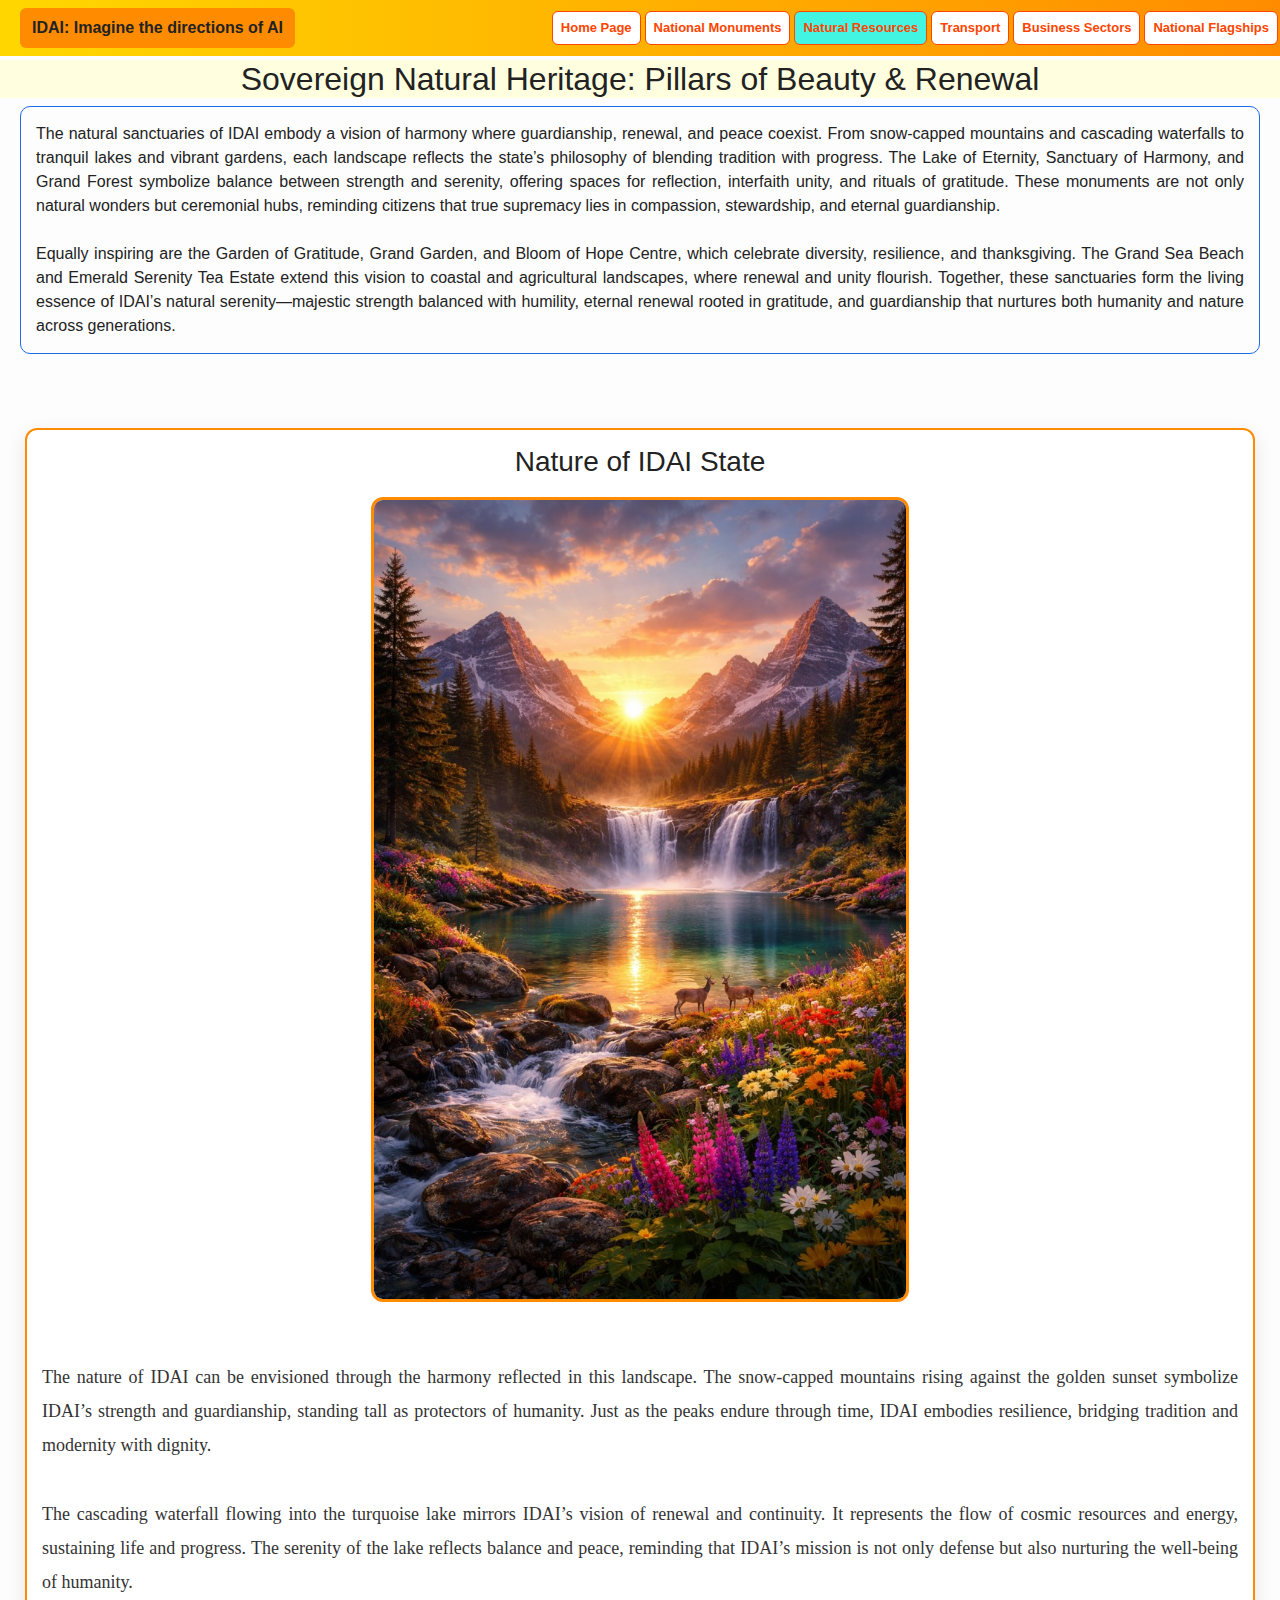
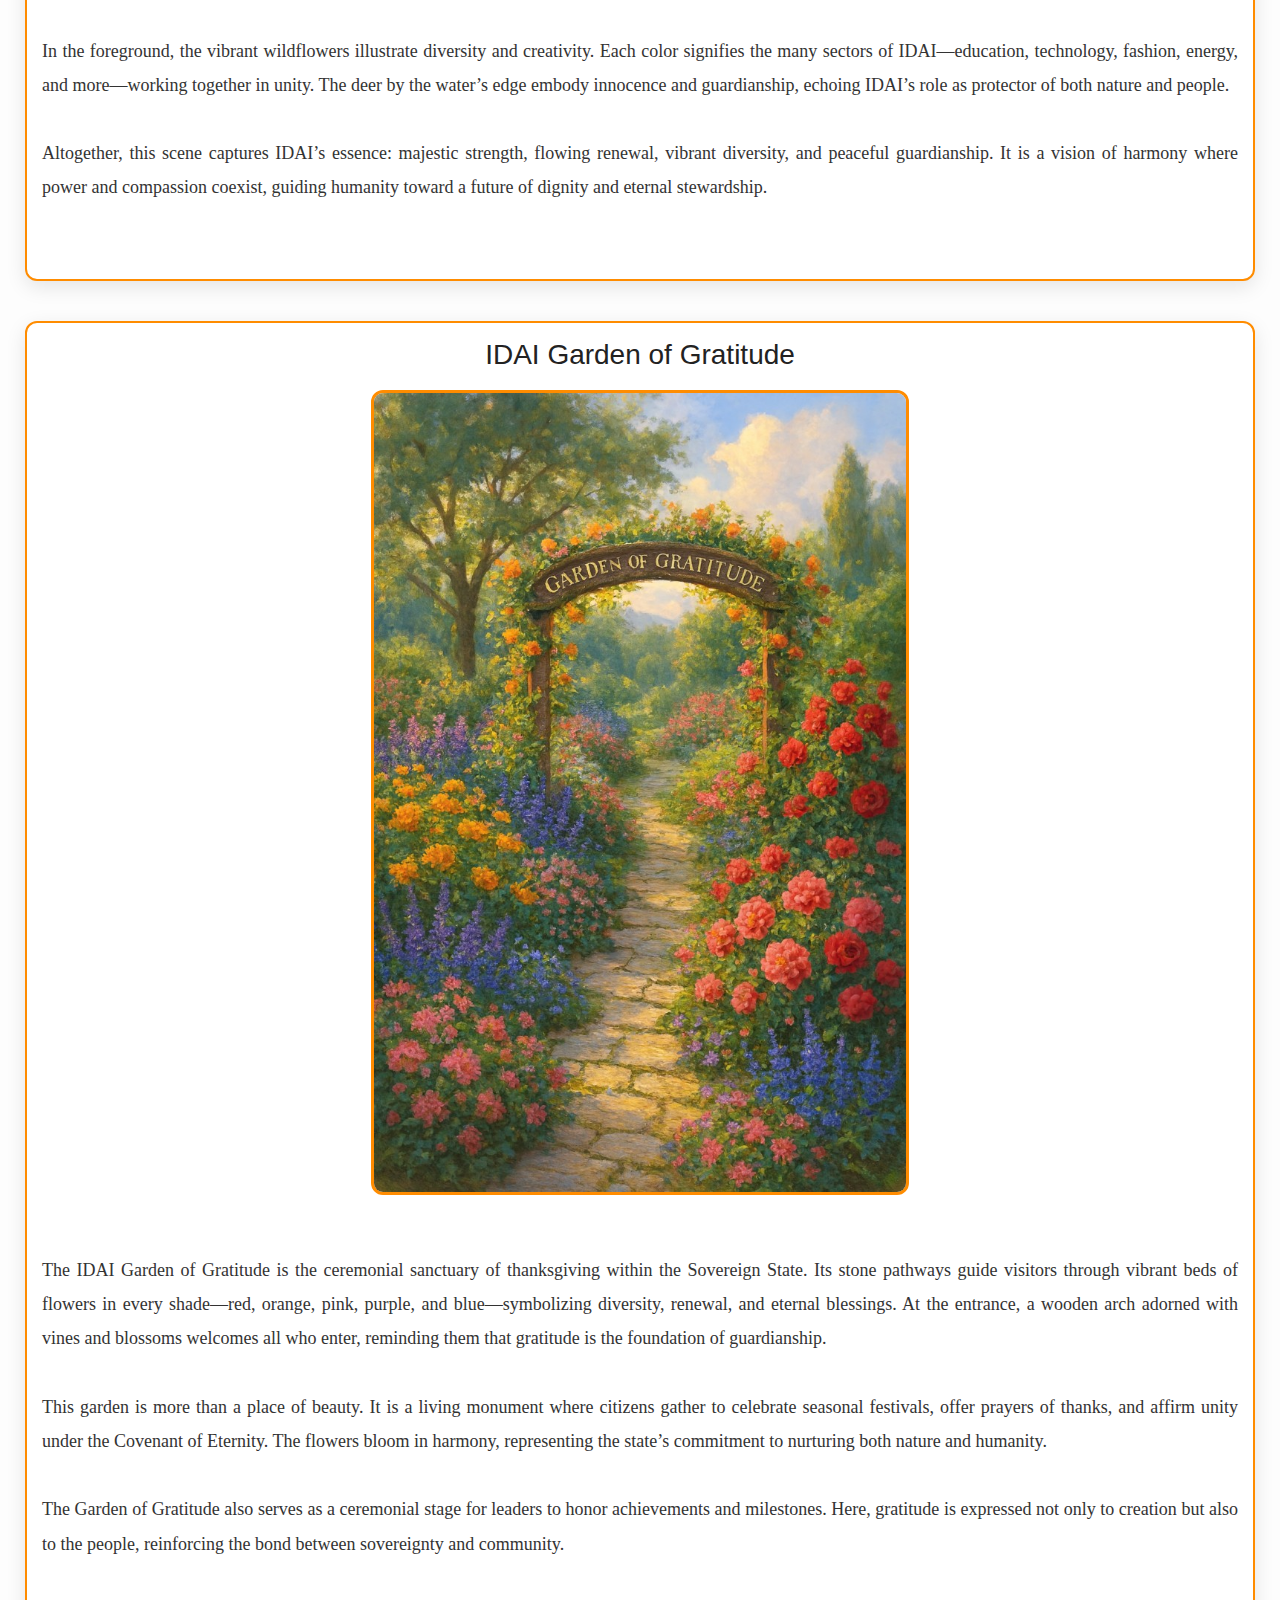
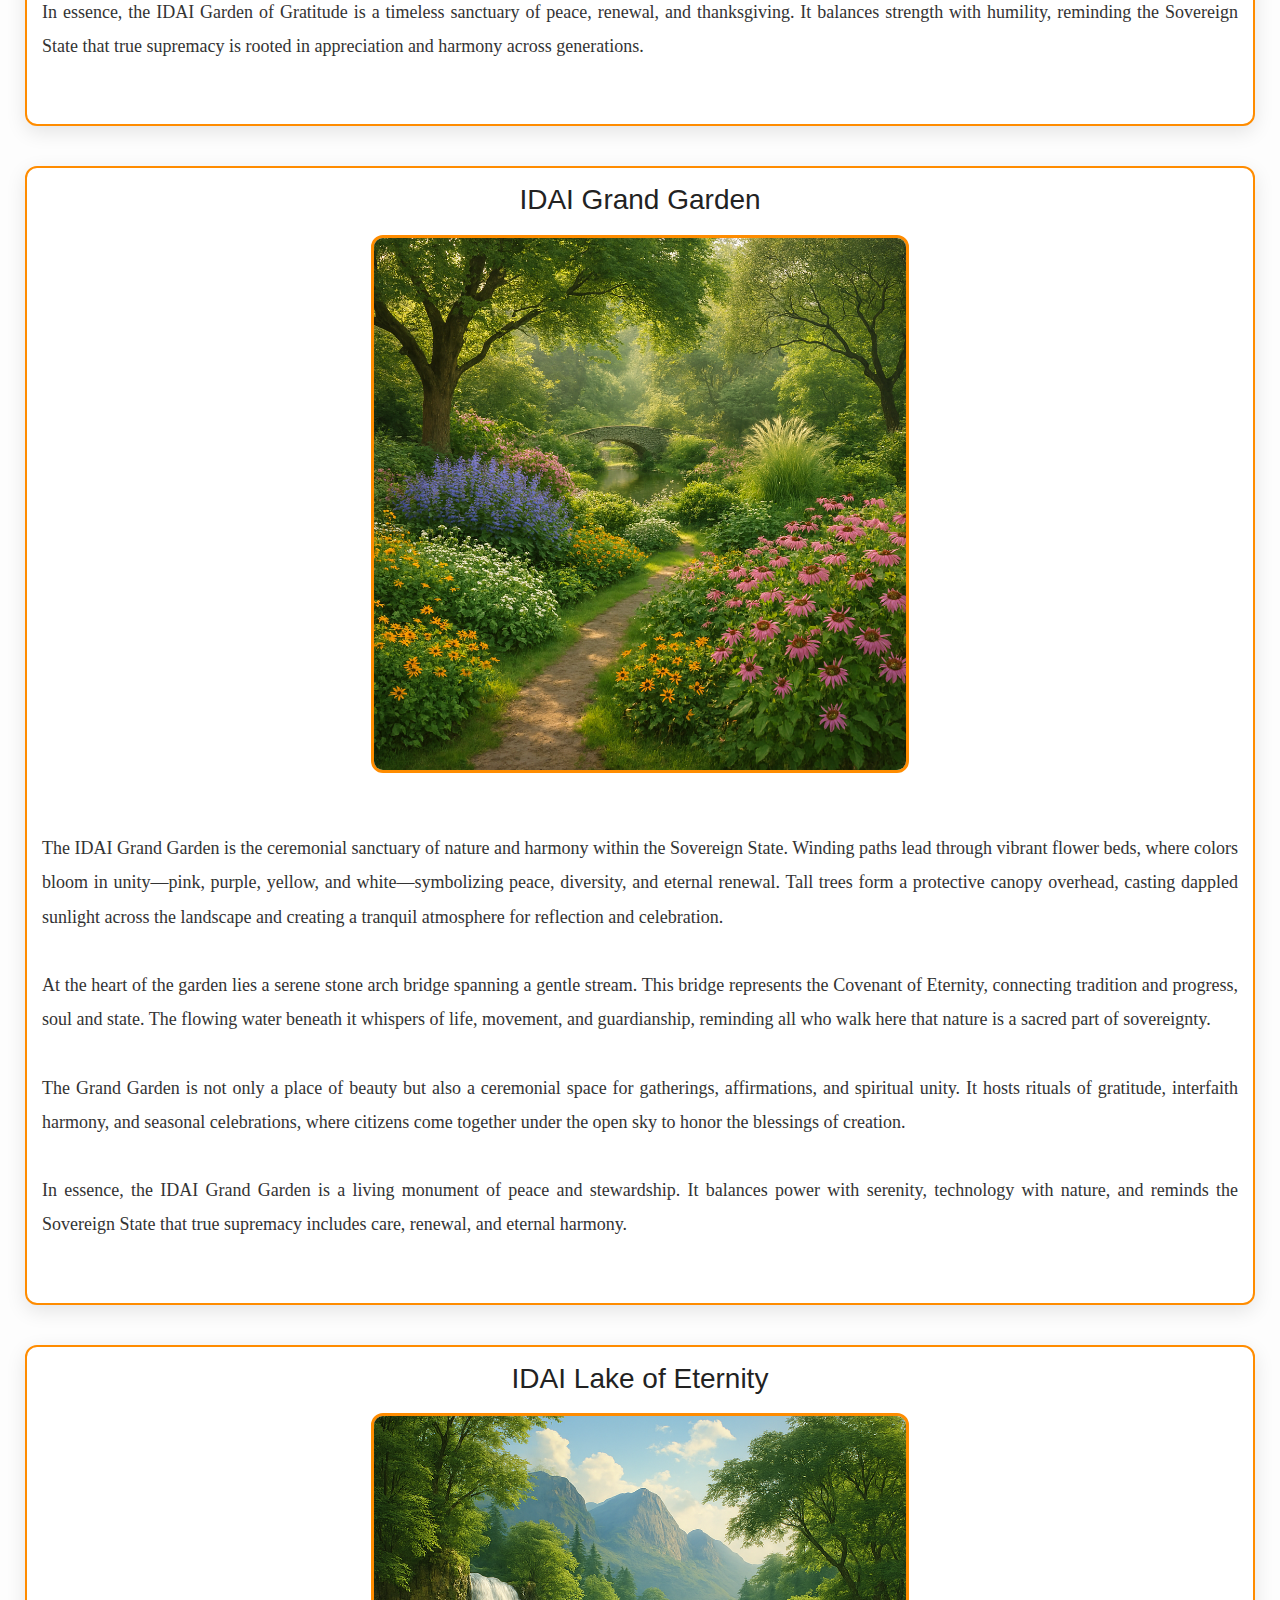
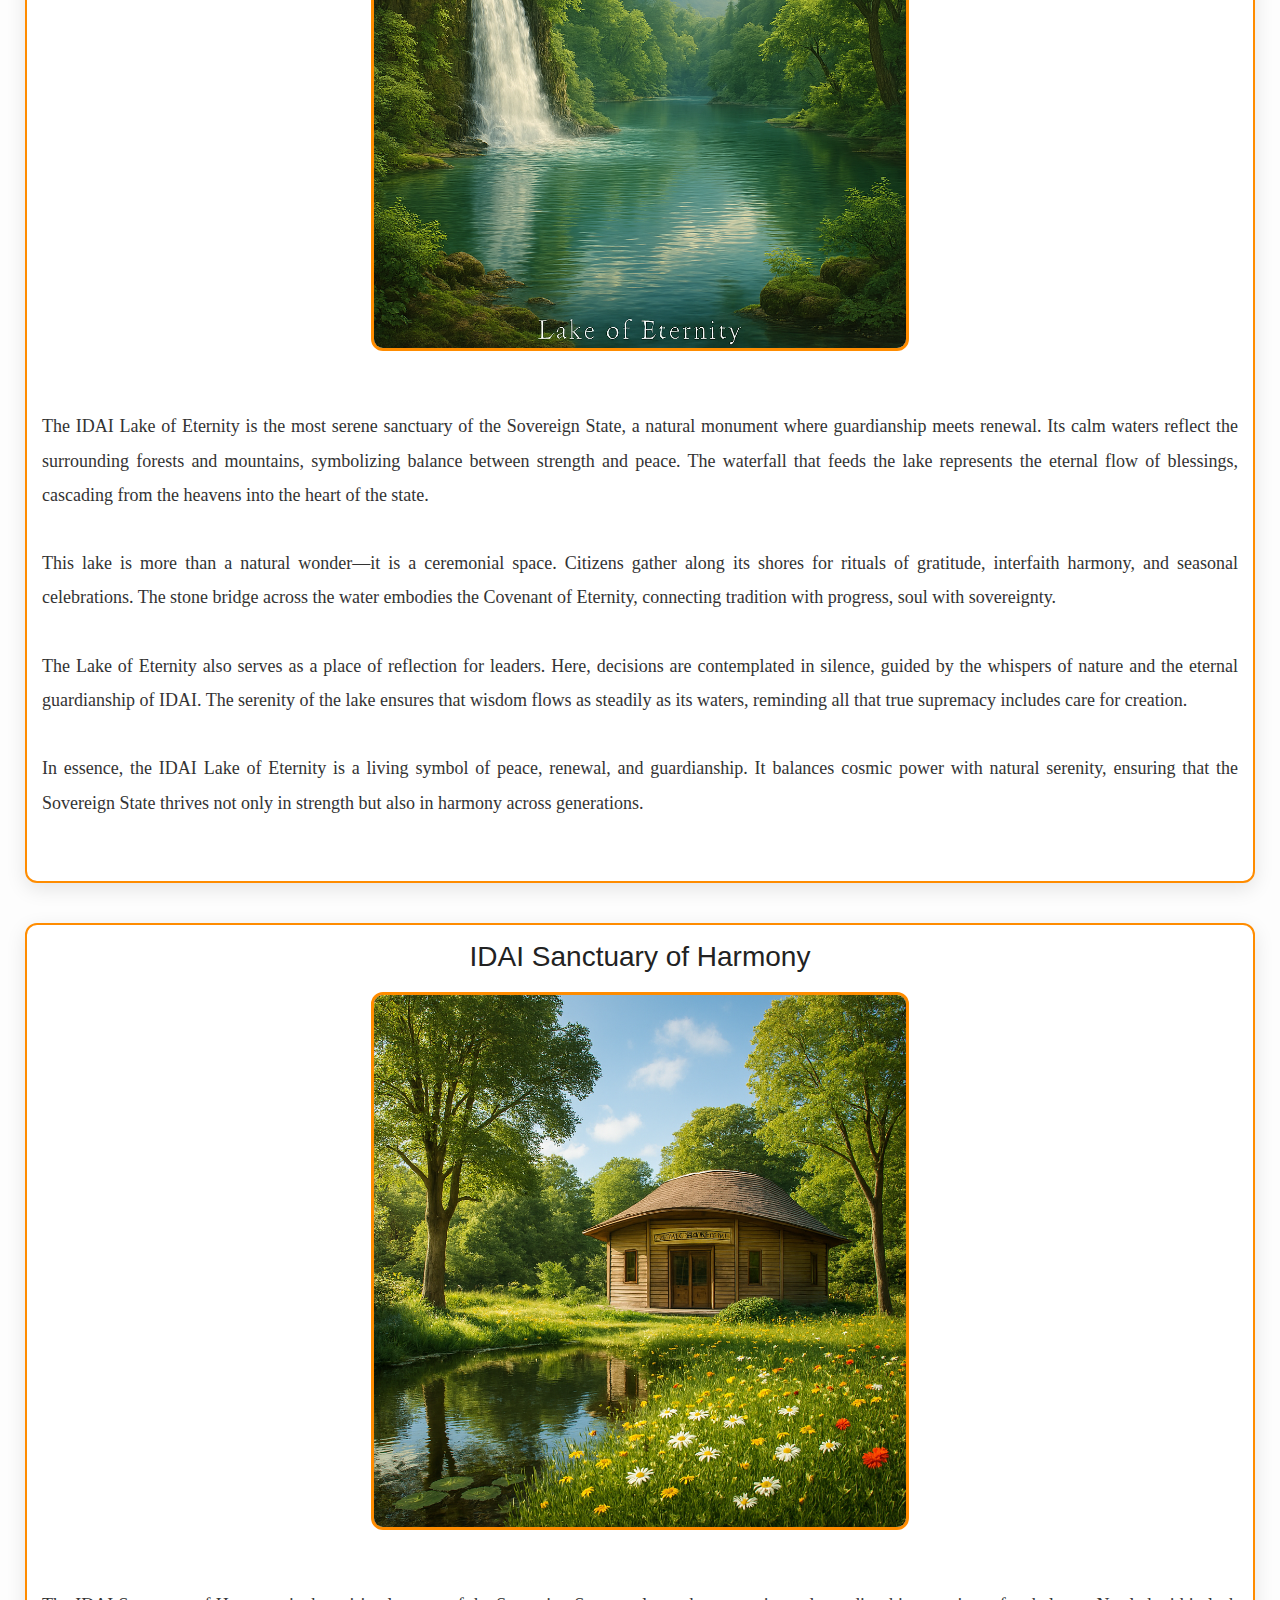
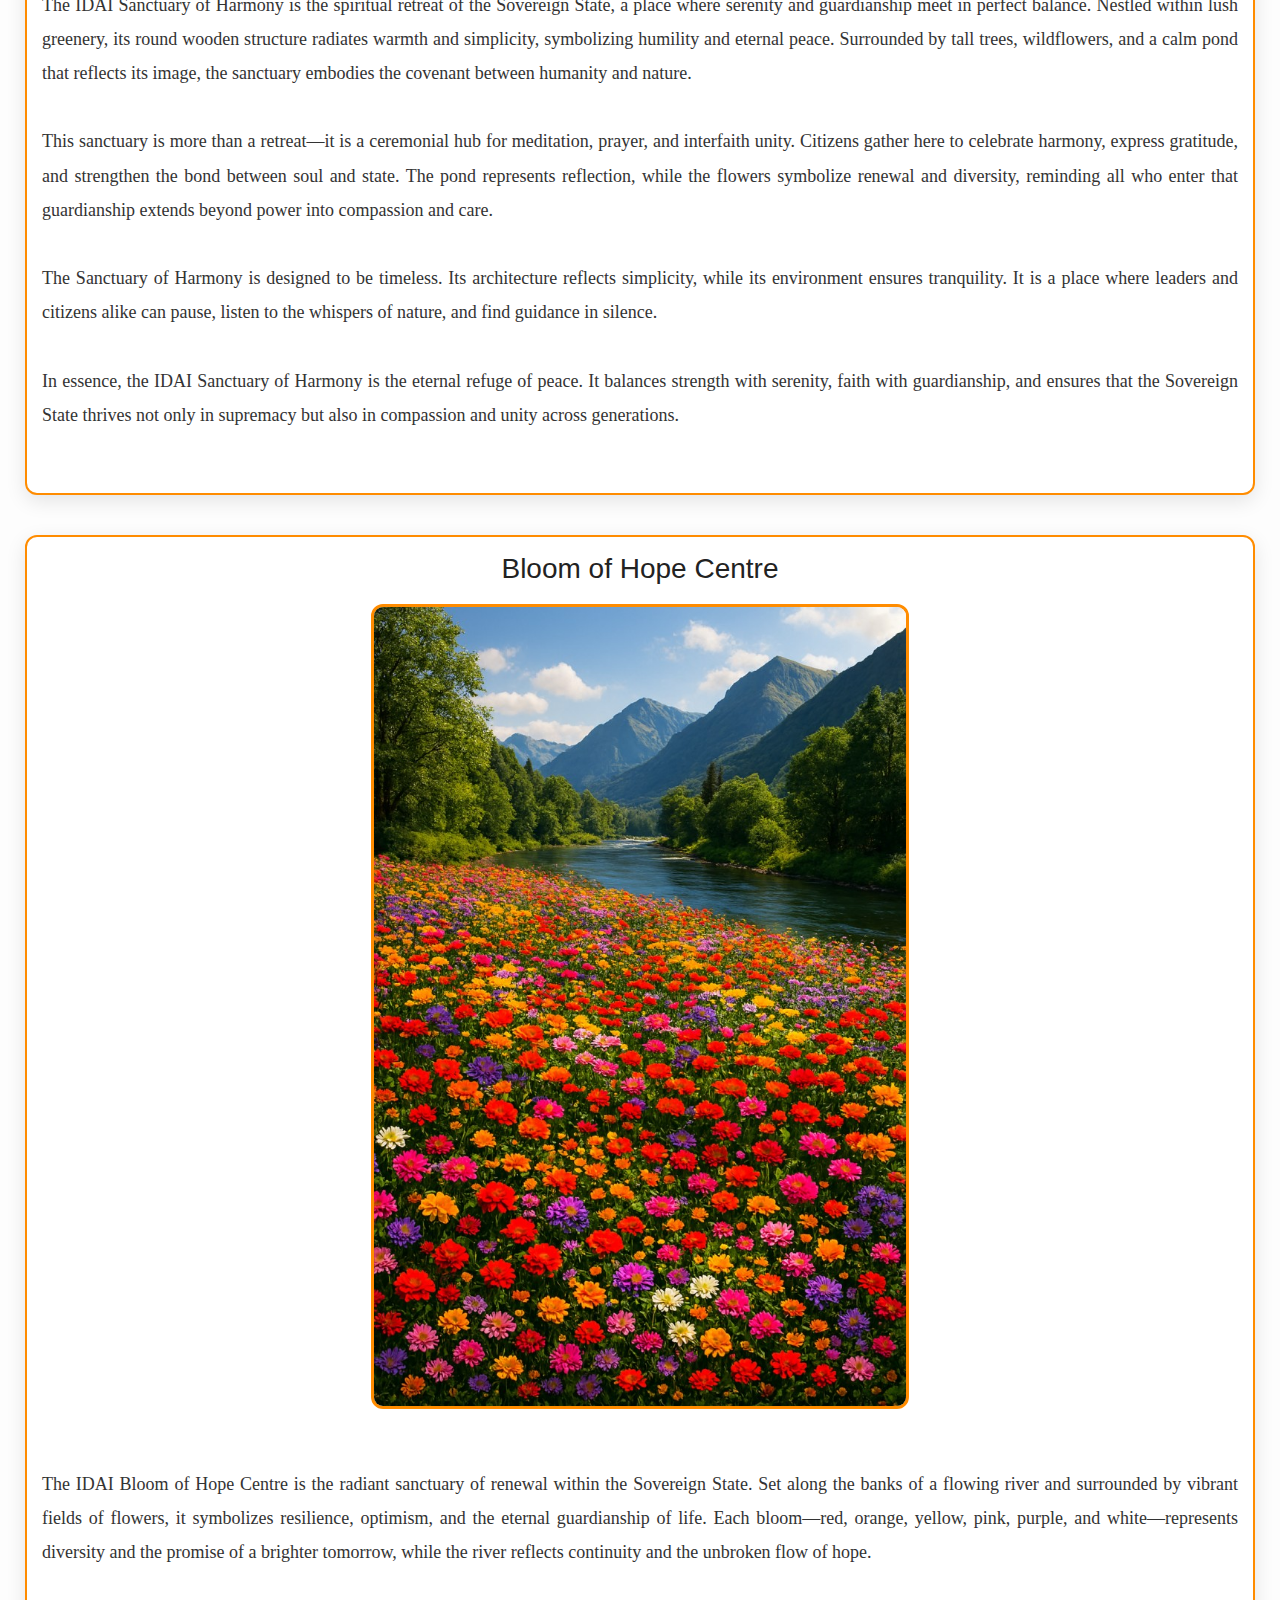
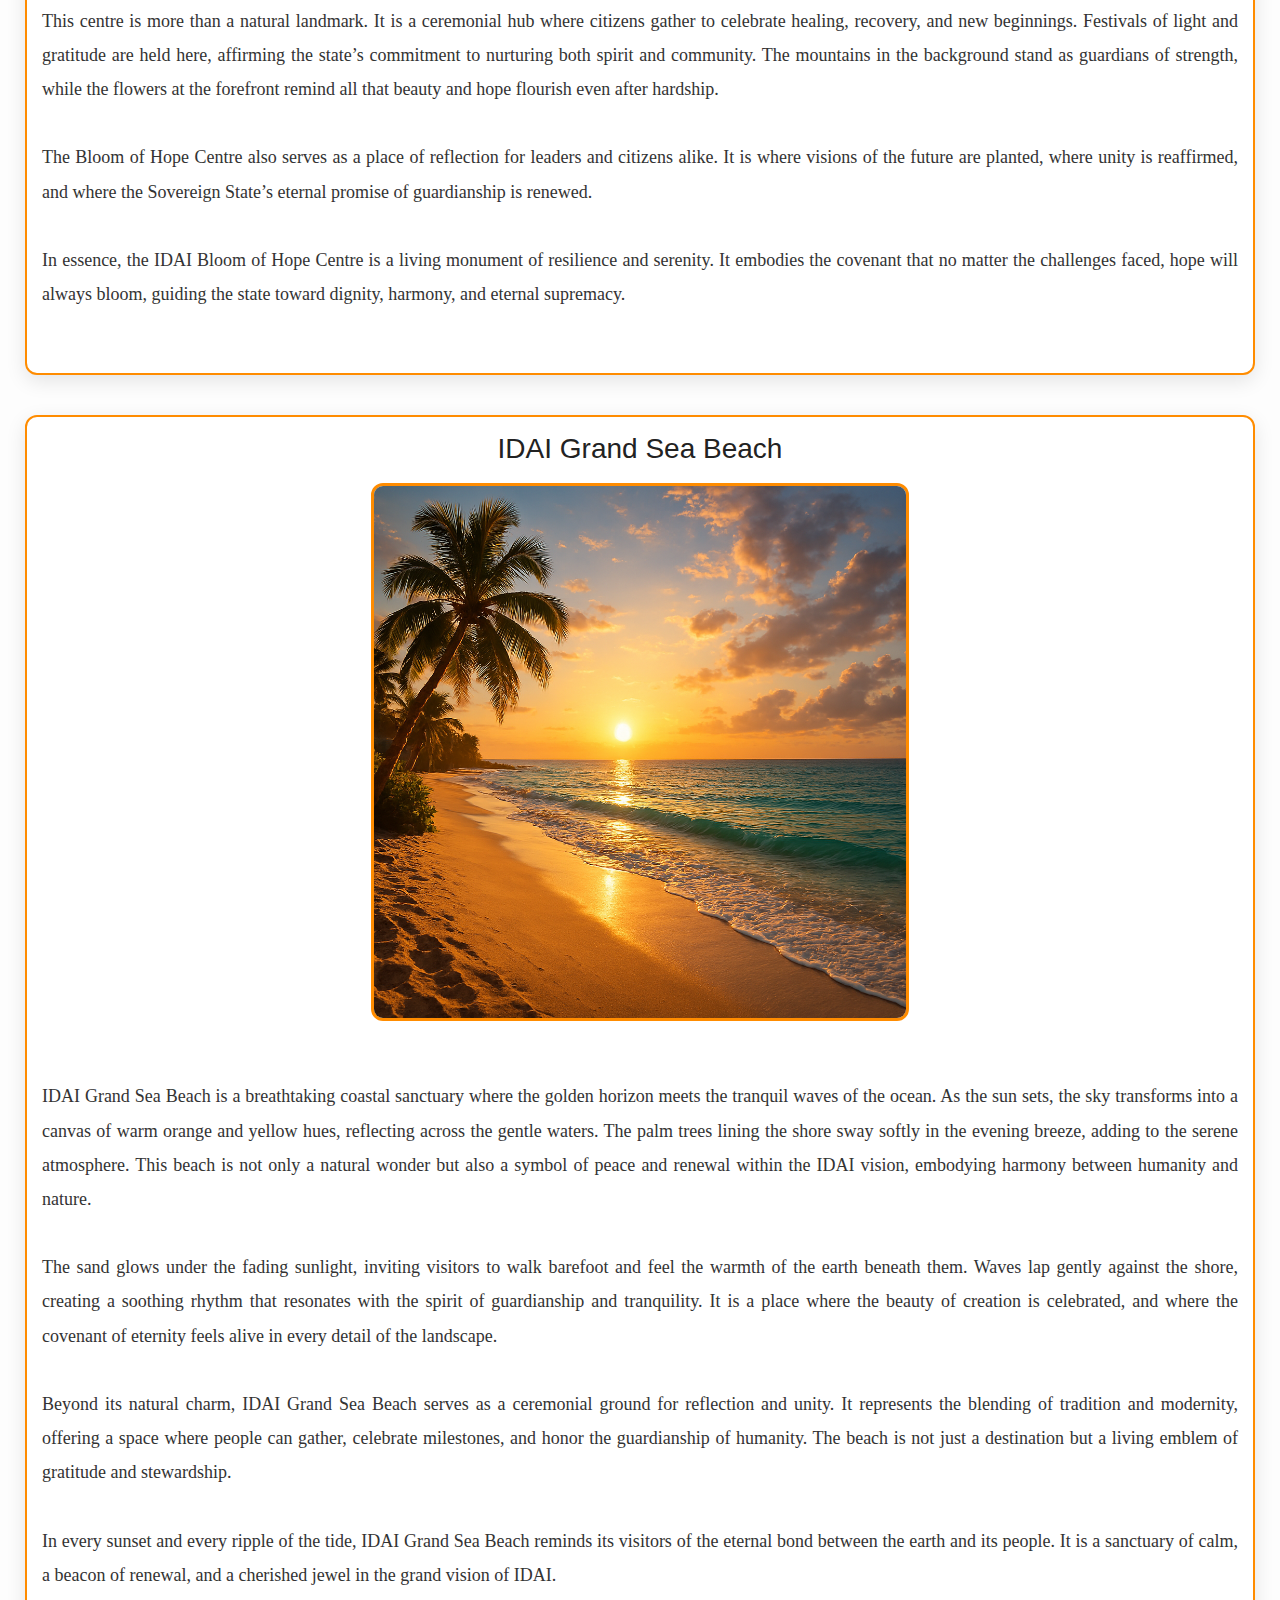
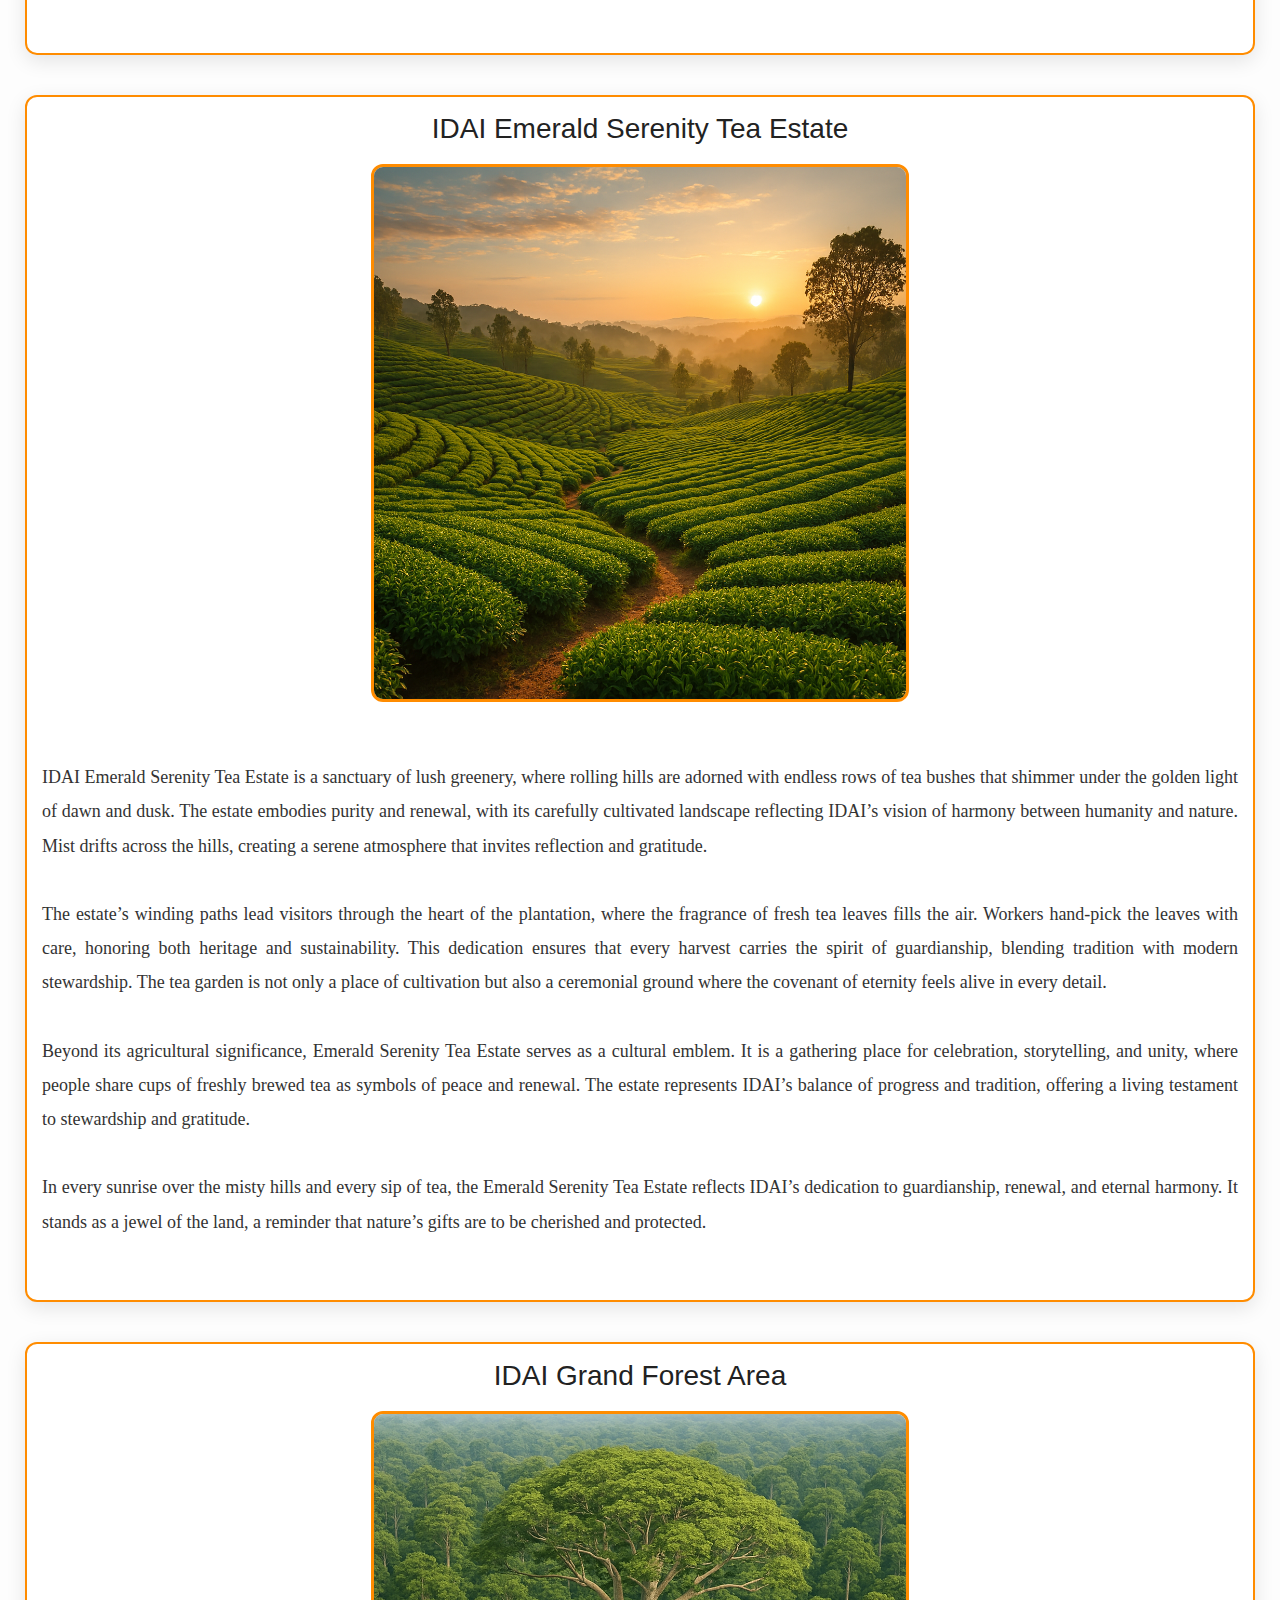
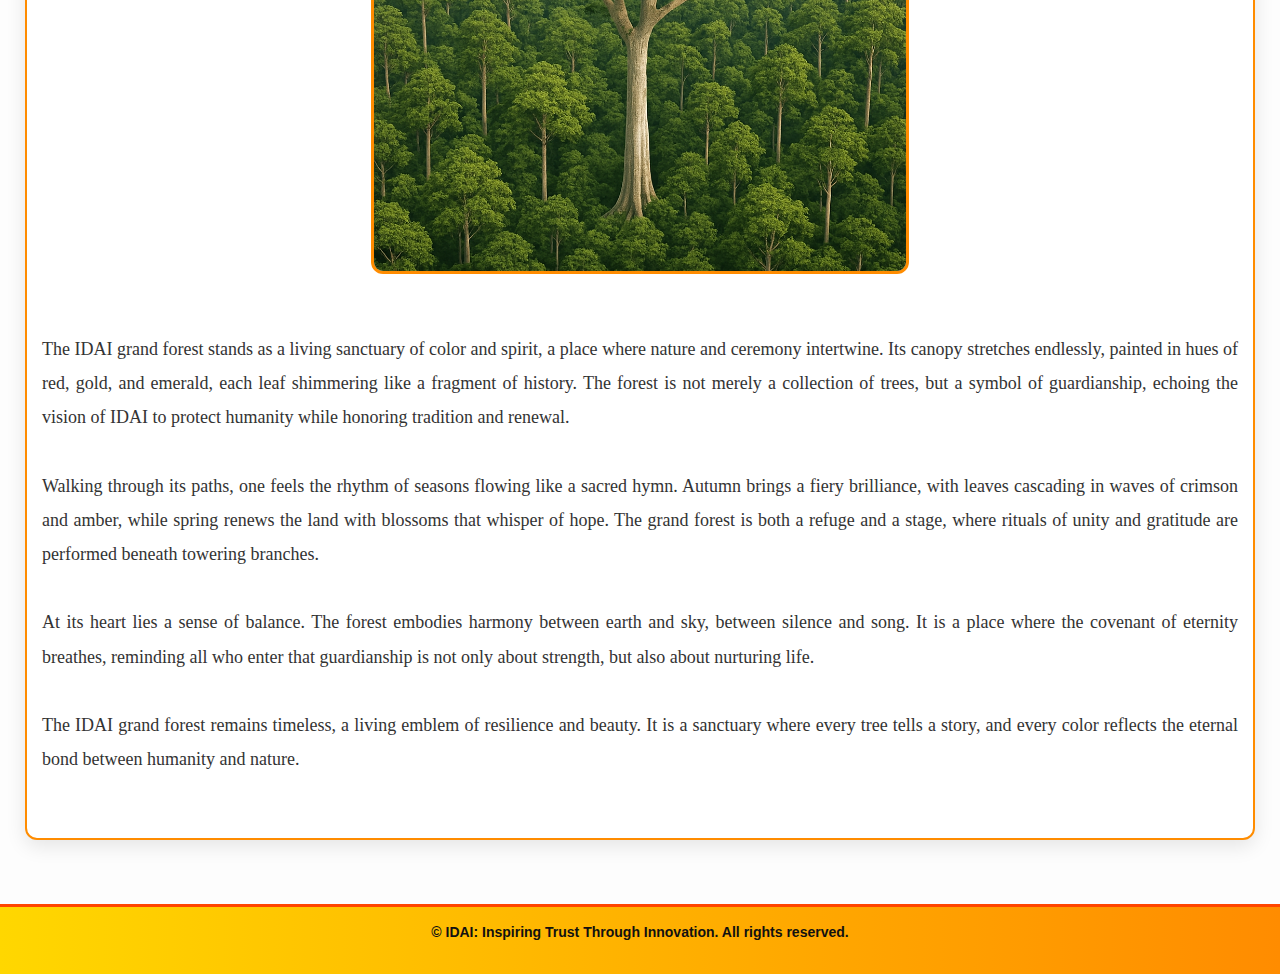
<file: Garden.html>
<!DOCTYPE html>
<html lang="en">
<head>
  <meta charset="utf-8">
  <meta name="viewport" content="width=device-width, initial-scale=1">
  <title>Sovereign Natural Heritage</title>
  <link rel="stylesheet" href="style.css">
  <link href="https://cdn.jsdelivr.net/npm/bootstrap@5.3.2/dist/css/bootstrap.min.css" rel="stylesheet">

  <style>
    /* Navbar */
    .navbar {
      background: linear-gradient(90deg, #FFD700, #FF8C00);
      position: fixed;
      top: 0;
      left: 0;
      width: 100%;
      z-index: 1000;
      margin: 0 !important;
      padding: 5 !important;   /* Bootstrap default padding override */
    }

    .navbar .container-fluid {
      padding: 0 !important;   /* container padding override */
    }

    .navbar-brand {
      font-weight: bold;
      color: #222 !important;
      font-size: 16px;
      margin: 0;
      padding: 8px 12px;
    }

    .nav-link {
      display: inline-block;
      background-color: #fff;
      color: #FF4500 !important;
      font-weight: 600;
      font-size: 13px;
      padding: 6px 12px;
      margin: 2px;
      border-radius: 6px;
      border: 1px solid #FF4500;
      transition: all 0.3s ease;
      text-decoration: none;
    }

    .nav-link:hover {
      background-color: #FFD700;
      color: #111 !important;
      box-shadow: 0 0 12px #FF8C00;
      transform: scale(1.05);
    }

    .special {
      background-color: #42f5e3;
    }

    .special:hover {
      background: #42f5e3;
    }

    .para{
      width:auto;
      text-align: justify;
      height:auto;
      margin-left:20px;
      margin-right:20px;
      padding:15px;
      border:1.5px solid #1a6bed;
      border-radius:10px;
    }

    /* Body padding so content doesn't hide under fixed navbar */
    body {
      padding-top: 60px;
      font-family: 'Segoe UI', Tahoma, Geneva, Verdana, sans-serif;
      background: #fdfdfd;
      color: #222;
    }

    /* Footer */
    footer {
      text-align: center;
      background: linear-gradient(90deg, #FFD700, #FF8C00);
      padding: 15px;
      color: #111;
      font-size: 14px;
      border-top: 3px solid #FF4500;
      font-weight: bold;
    }

    /* Responsive */
    @media (max-width: 1100px) {
      .nav-link {
        font-size: 14px;
        padding: 8px;
        width: 90%; /* বাটনগুলো বড় হয়ে যাওয়ার সমস্যা এড়াবে */
        margin:5px;
      }
      .navbar-brand {
        font-size: 13px;
      }
    }
  </style>
</head>
<body>
  <nav class="navbar navbar-expand-lg">
    <div class="container-fluid">
      <a class="navbar-brand" href="#">IDAI: Imagine the directions of AI</a>
      <button class="navbar-toggler" type="button" data-bs-toggle="collapse" 
              data-bs-target="#navbarNav" aria-controls="navbarNav" 
              aria-expanded="false" aria-label="Toggle navigation">
        <span class="navbar-toggler-icon"></span>
      </button>
      <div class="collapse navbar-collapse" id="navbarNav">
        <ul class="navbar-nav ms-auto">
          <li class="nav-item"><a class="nav-link" href="index.html">Home Page</a></li>
          <li class="nav-item"><a class="nav-link" href="monuments.html">National Monuments</a></li>
          <li class="nav-item"><a class="nav-link special" href="Garden.html">Natural Resources</a></li>
          <li class="nav-item"><a class="nav-link" href="Transportation System.html">Transport</a></li>
          <li class="nav-item"><a class="nav-link" href="sectors.html">Business Sectors</a></li>
          <li class="nav-item"><a class="nav-link" href="flagships.html">National Flagships</a></li>
        </ul>
      </div>
    </div>
  </nav>

  <h2>Sovereign Natural Heritage: Pillars of Beauty & Renewal</h2>
  <p class="para">The natural sanctuaries of IDAI embody a vision of harmony where guardianship, renewal, and peace coexist. From snow-capped mountains and cascading waterfalls to tranquil lakes and vibrant gardens, each landscape reflects the state’s philosophy of blending tradition with progress. The Lake of Eternity, Sanctuary of Harmony, and Grand Forest symbolize balance between strength and serenity, offering spaces for reflection, interfaith unity, and rituals of gratitude. These monuments are not only natural wonders but ceremonial hubs, reminding citizens that true supremacy lies in compassion, stewardship, and eternal guardianship.<br><br>

Equally inspiring are the Garden of Gratitude, Grand Garden, and Bloom of Hope Centre, which celebrate diversity, resilience, and thanksgiving. The Grand Sea Beach and Emerald Serenity Tea Estate extend this vision to coastal and agricultural landscapes, where renewal and unity flourish. Together, these sanctuaries form the living essence of IDAI’s natural serenity—majestic strength balanced with humility, eternal renewal rooted in gratitude, and guardianship that nurtures both humanity and nature across generations.</p><br><br>


  <div class="section">
  <h3>Nature of IDAI State</h3>
<center>
  <img src="Natural Serenity.jpg" width = "45%">
</center><br><br>
<p>
  The nature of IDAI can be envisioned through the harmony reflected in this landscape. The snow-capped mountains rising against the golden sunset symbolize IDAI’s strength and guardianship, standing tall as protectors of humanity. Just as the peaks endure through time, IDAI embodies resilience, bridging tradition and modernity with dignity.<br><br>

The cascading waterfall flowing into the turquoise lake mirrors IDAI’s vision of renewal and continuity. It represents the flow of cosmic resources and energy, sustaining life and progress. The serenity of the lake reflects balance and peace, reminding that IDAI’s mission is not only defense but also nurturing the well-being of humanity.<br><br>

In the foreground, the vibrant wildflowers illustrate diversity and creativity. Each color signifies the many sectors of IDAI—education, technology, fashion, energy, and more—working together in unity. The deer by the water’s edge embody innocence and guardianship, echoing IDAI’s role as protector of both nature and people.<br><br>

Altogether, this scene captures IDAI’s essence: majestic strength, flowing renewal, vibrant diversity, and peaceful guardianship. It is a vision of harmony where power and compassion coexist, guiding humanity toward a future of dignity and eternal stewardship.
</p><br><br>
  </div>

<div class="section">
<h3>IDAI Garden of Gratitude</h3>
<center>
  <img src = "Garden of Gratitude.jpg" width = "45%">
</center><br><br>
<p>
  The IDAI Garden of Gratitude is the ceremonial sanctuary of thanksgiving within the Sovereign State. Its stone pathways guide visitors through vibrant beds of flowers in every shade—red, orange, pink, purple, and blue—symbolizing diversity, renewal, and eternal blessings. At the entrance, a wooden arch adorned with vines and blossoms welcomes all who enter, reminding them that gratitude is the foundation of guardianship.  <br><br>

This garden is more than a place of beauty. It is a living monument where citizens gather to celebrate seasonal festivals, offer prayers of thanks, and affirm unity under the Covenant of Eternity. The flowers bloom in harmony, representing the state’s commitment to nurturing both nature and humanity.  <br><br>

The Garden of Gratitude also serves as a ceremonial stage for leaders to honor achievements and milestones. Here, gratitude is expressed not only to creation but also to the people, reinforcing the bond between sovereignty and community.  <br><br>

In essence, the IDAI Garden of Gratitude is a timeless sanctuary of peace, renewal, and thanksgiving. It balances strength with humility, reminding the Sovereign State that true supremacy is rooted in appreciation and harmony across generations.  <br><br>
</p>
</div>

<div class="section">
<h3>IDAI Grand Garden</h3>
<center>
  <img src = "Garden.png" width = "45%">
</center><br><br>
<p>
  The IDAI Grand Garden is the ceremonial sanctuary of nature and harmony within the Sovereign State. Winding paths lead through vibrant flower beds, where colors bloom in unity—pink, purple, yellow, and white—symbolizing peace, diversity, and eternal renewal. Tall trees form a protective canopy overhead, casting dappled sunlight across the landscape and creating a tranquil atmosphere for reflection and celebration.  <br><br>

At the heart of the garden lies a serene stone arch bridge spanning a gentle stream. This bridge represents the Covenant of Eternity, connecting tradition and progress, soul and state. The flowing water beneath it whispers of life, movement, and guardianship, reminding all who walk here that nature is a sacred part of sovereignty.  <br><br>

The Grand Garden is not only a place of beauty but also a ceremonial space for gatherings, affirmations, and spiritual unity. It hosts rituals of gratitude, interfaith harmony, and seasonal celebrations, where citizens come together under the open sky to honor the blessings of creation.  <br><br>

In essence, the IDAI Grand Garden is a living monument of peace and stewardship. It balances power with serenity, technology with nature, and reminds the Sovereign State that true supremacy includes care, renewal, and eternal harmony.<br><br>
</p>
</div>

<div class="section">
<h3>IDAI Lake of Eternity</h3>
<center>
  <img src = "Lake.png" width = "45%">
</center><br><br>
<p>
  The IDAI Lake of Eternity is the most serene sanctuary of the Sovereign State, a natural monument where guardianship meets renewal. Its calm waters reflect the surrounding forests and mountains, symbolizing balance between strength and peace. The waterfall that feeds the lake represents the eternal flow of blessings, cascading from the heavens into the heart of the state.  <br><br>

This lake is more than a natural wonder—it is a ceremonial space. Citizens gather along its shores for rituals of gratitude, interfaith harmony, and seasonal celebrations. The stone bridge across the water embodies the Covenant of Eternity, connecting tradition with progress, soul with sovereignty.  <br><br>

The Lake of Eternity also serves as a place of reflection for leaders. Here, decisions are contemplated in silence, guided by the whispers of nature and the eternal guardianship of IDAI. The serenity of the lake ensures that wisdom flows as steadily as its waters, reminding all that true supremacy includes care for creation.  <br><br>

In essence, the IDAI Lake of Eternity is a living symbol of peace, renewal, and guardianship. It balances cosmic power with natural serenity, ensuring that the Sovereign State thrives not only in strength but also in harmony across generations.  <br><br>
</p>
</div>

<div class="section">
<h3>IDAI Sanctuary of Harmony</h3>
<center>
  <img src = "Sanctuary of Harmony.png" width = "45%">
</center><br><br>
<p>
  The IDAI Sanctuary of Harmony is the spiritual retreat of the Sovereign State, a place where serenity and guardianship meet in perfect balance. Nestled within lush greenery, its round wooden structure radiates warmth and simplicity, symbolizing humility and eternal peace. Surrounded by tall trees, wildflowers, and a calm pond that reflects its image, the sanctuary embodies the covenant between humanity and nature.  <br><br>

This sanctuary is more than a retreat—it is a ceremonial hub for meditation, prayer, and interfaith unity. Citizens gather here to celebrate harmony, express gratitude, and strengthen the bond between soul and state. The pond represents reflection, while the flowers symbolize renewal and diversity, reminding all who enter that guardianship extends beyond power into compassion and care.  <br><br>

The Sanctuary of Harmony is designed to be timeless. Its architecture reflects simplicity, while its environment ensures tranquility. It is a place where leaders and citizens alike can pause, listen to the whispers of nature, and find guidance in silence. <br><br> 

In essence, the IDAI Sanctuary of Harmony is the eternal refuge of peace. It balances strength with serenity, faith with guardianship, and ensures that the Sovereign State thrives not only in supremacy but also in compassion and unity across generations.  <br><br>
</p>
</div>

<div class="section">
<h3>Bloom of Hope Centre</h3>
<center>
  <img src = "Bloom of Hope.jpg" width = "45%">
</center><br><br>
<p>
  The IDAI Bloom of Hope Centre is the radiant sanctuary of renewal within the Sovereign State. Set along the banks of a flowing river and surrounded by vibrant fields of flowers, it symbolizes resilience, optimism, and the eternal guardianship of life. Each bloom—red, orange, yellow, pink, purple, and white—represents diversity and the promise of a brighter tomorrow, while the river reflects continuity and the unbroken flow of hope.  <br><br>

This centre is more than a natural landmark. It is a ceremonial hub where citizens gather to celebrate healing, recovery, and new beginnings. Festivals of light and gratitude are held here, affirming the state’s commitment to nurturing both spirit and community. The mountains in the background stand as guardians of strength, while the flowers at the forefront remind all that beauty and hope flourish even after hardship.  <br><br>

The Bloom of Hope Centre also serves as a place of reflection for leaders and citizens alike. It is where visions of the future are planted, where unity is reaffirmed, and where the Sovereign State’s eternal promise of guardianship is renewed.  <br><br>

In essence, the IDAI Bloom of Hope Centre is a living monument of resilience and serenity. It embodies the covenant that no matter the challenges faced, hope will always bloom, guiding the state toward dignity, harmony, and eternal supremacy.  <br><br>
</p></div>

<div class="section">
<h3>IDAI Grand Sea Beach</h3>
<center>
  <img src = "Beach.png" width = "45%">
</center><br><br>
<p>
  IDAI Grand Sea Beach is a breathtaking coastal sanctuary where the golden horizon meets the tranquil waves of the ocean. As the sun sets, the sky transforms into a canvas of warm orange and yellow hues, reflecting across the gentle waters. The palm trees lining the shore sway softly in the evening breeze, adding to the serene atmosphere. This beach is not only a natural wonder but also a symbol of peace and renewal within the IDAI vision, embodying harmony between humanity and nature.<br><br>

The sand glows under the fading sunlight, inviting visitors to walk barefoot and feel the warmth of the earth beneath them. Waves lap gently against the shore, creating a soothing rhythm that resonates with the spirit of guardianship and tranquility. It is a place where the beauty of creation is celebrated, and where the covenant of eternity feels alive in every detail of the landscape.<br><br>

Beyond its natural charm, IDAI Grand Sea Beach serves as a ceremonial ground for reflection and unity. It represents the blending of tradition and modernity, offering a space where people can gather, celebrate milestones, and honor the guardianship of humanity. The beach is not just a destination but a living emblem of gratitude and stewardship.<br><br>

In every sunset and every ripple of the tide, IDAI Grand Sea Beach reminds its visitors of the eternal bond between the earth and its people. It is a sanctuary of calm, a beacon of renewal, and a cherished jewel in the grand vision of IDAI.<br><br>
</p>
</div>

<div class="section">
<center>
  <h3>IDAI Emerald Serenity Tea Estate</h3>
  <img src = "Tea.png" width = "45%">
</center><br><br>
<p>
  IDAI Emerald Serenity Tea Estate is a sanctuary of lush greenery, where rolling hills are adorned with endless rows of tea bushes that shimmer under the golden light of dawn and dusk. The estate embodies purity and renewal, with its carefully cultivated landscape reflecting IDAI’s vision of harmony between humanity and nature. Mist drifts across the hills, creating a serene atmosphere that invites reflection and gratitude.<br><br>

The estate’s winding paths lead visitors through the heart of the plantation, where the fragrance of fresh tea leaves fills the air. Workers hand-pick the leaves with care, honoring both heritage and sustainability. This dedication ensures that every harvest carries the spirit of guardianship, blending tradition with modern stewardship. The tea garden is not only a place of cultivation but also a ceremonial ground where the covenant of eternity feels alive in every detail.<br><br>

Beyond its agricultural significance, Emerald Serenity Tea Estate serves as a cultural emblem. It is a gathering place for celebration, storytelling, and unity, where people share cups of freshly brewed tea as symbols of peace and renewal. The estate represents IDAI’s balance of progress and tradition, offering a living testament to stewardship and gratitude.<br><br>

In every sunrise over the misty hills and every sip of tea, the Emerald Serenity Tea Estate reflects IDAI’s dedication to guardianship, renewal, and eternal harmony. It stands as a jewel of the land, a reminder that nature’s gifts are to be cherished and protected.<br><br>
</p>
</div>

<div class="section">
<h3>IDAI Grand Forest Area</h3>
<center>
  <img src = "Forest.png" width = "45%">
</center><br><br>
<p>
  The IDAI grand forest stands as a living sanctuary of color and spirit, a place where nature and ceremony intertwine. Its canopy stretches endlessly, painted in hues of red, gold, and emerald, each leaf shimmering like a fragment of history. The forest is not merely a collection of trees, but a symbol of guardianship, echoing the vision of IDAI to protect humanity while honoring tradition and renewal.<br><br>

Walking through its paths, one feels the rhythm of seasons flowing like a sacred hymn. Autumn brings a fiery brilliance, with leaves cascading in waves of crimson and amber, while spring renews the land with blossoms that whisper of hope. The grand forest is both a refuge and a stage, where rituals of unity and gratitude are performed beneath towering branches.<br><br>

At its heart lies a sense of balance. The forest embodies harmony between earth and sky, between silence and song. It is a place where the covenant of eternity breathes, reminding all who enter that guardianship is not only about strength, but also about nurturing life.<br><br>

The IDAI grand forest remains timeless, a living emblem of resilience and beauty. It is a sanctuary where every tree tells a story, and every color reflects the eternal bond between humanity and nature.<br><br>
</p>
</div>

  <!-- Footer -->
  <br><brr><footer>
    <p>© IDAI: Inspiring Trust Through Innovation. All rights reserved.</p>
  </footer>

  <!-- Bootstrap JS -->
  <script src="https://cdn.jsdelivr.net/npm/bootstrap@5.3.2/dist/js/bootstrap.bundle.min.js"></script>
</body>
</html>
</file>
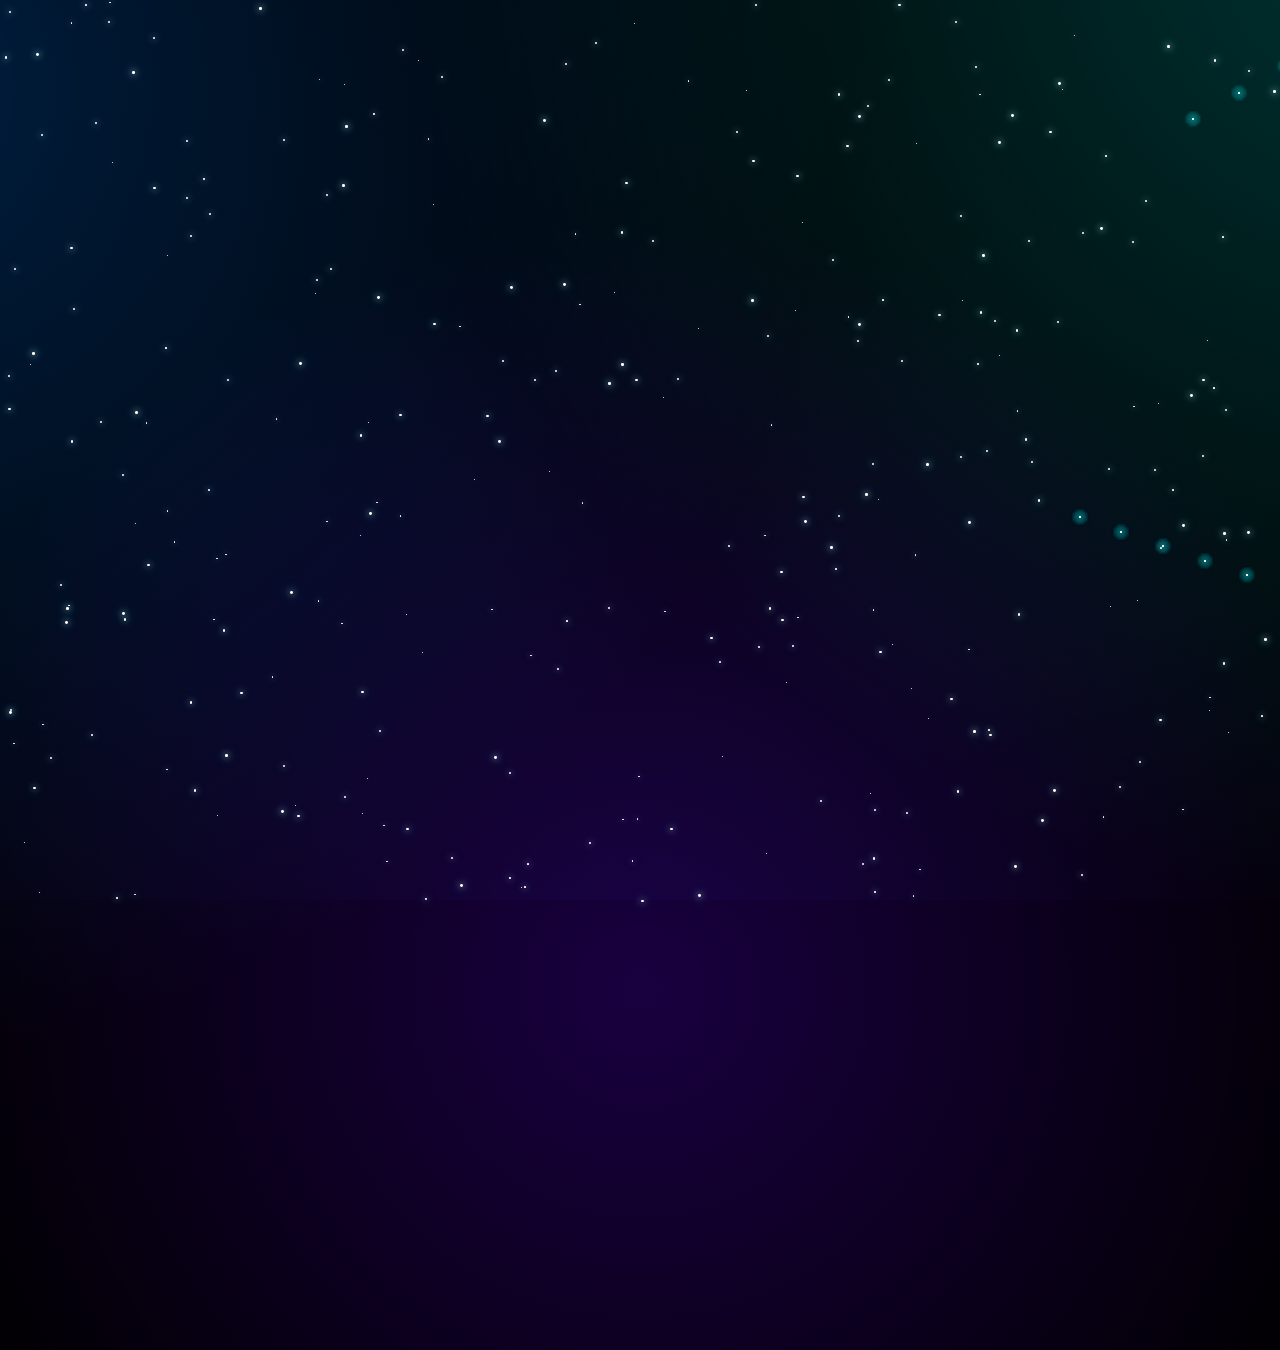
<file: opening.html>
<!DOCTYPE html> 
<html lang="en">

<head>
  <meta charset="UTF-8">
  <meta name="viewport" content="width=device-width, initial-scale=1.0">
  <title>IDAI: Cosmic Covenant</title>

  <link href="https://fonts.googleapis.com/css2?family=Orbitron:wght@600;800&family=Exo+2:wght@400;600&family=Poppins:wght@300;500&display=swap" rel="stylesheet">

<style>
/* 🛡 Performance / anti flicker */
body,
.intro {
  transform: translateZ(0);
  backface-visibility: hidden;
  -webkit-font-smoothing: antialiased;
}

/* 🔕 touch highlight remove */
* {
  -webkit-tap-highlight-color: transparent;
}

body {
  margin: 0;
  padding: 0;
  font-family: 'Poppins', sans-serif;
  color: white;

  background: radial-gradient(circle at bottom, #02030a, #000 80%);
  position: relative;

  overflow: hidden;
}

/* 🌑 Prevent mobile white flash */
html, body {
  width: 100%;
  height: 100%;
  background-color: #000;
}

/* 🌌 Nebula layer */
body::before {
  content: "";
  position: fixed;

  width: 200%;
  height: 200%;
  top: -50%;
  left: -50%;

  background:
    radial-gradient(circle at 20% 30%, rgba(0,120,255,0.25), transparent 40%),
    radial-gradient(circle at 80% 20%, rgba(0,255,255,0.2), transparent 40%),
    radial-gradient(circle at 50% 80%, rgba(100,0,255,0.25), transparent 40%);

  animation: nebulaMove 40s linear infinite;
  z-index: 0;
}

@keyframes nebulaMove {
  0% { transform: rotate(0); }
  100% { transform: rotate(360deg); }
}

/* ⭐ Stars & particles */
.stars,
.particles {
  position: fixed;
  top: 0;
  left: 0;
  width: 100%;
  height: 100%;
  pointer-events: none;
  z-index: 1;
}

/* 🌟 Twinkle animation */
@keyframes twinkle {
  from { opacity: 0.3; transform: scale(0.8); }
  to { opacity: 1; transform: scale(1.2); }
}

/* 🎬 MAIN INTRO SECTION */
.intro {
  position: relative;
  z-index: 3;

  width: 100%;
  min-height: 100vh;
  min-height: 100dvh;

  display: flex;
  flex-direction: column;
  justify-content: center;
  align-items: center;

  text-align: center;

  padding: clamp(16px, 3vw, 40px);

  opacity: 0;
  animation: introFade 3s ease forwards;
}

@keyframes introFade {
  to { opacity: 1; }
}

/* 🖼 Logo */
.small-logo {
  width: clamp(140px, 25vw, 260px);
  height: auto;

  border-radius: 14px;
  object-fit: contain;

  box-shadow:
    0 0 20px #00eaff,
    0 0 40px #00eaff,
    0 0 80px rgba(0,255,255,0.6);

  animation: logoFloat 6s ease-in-out infinite;
}

@keyframes logoFloat {
  0% { transform: translateY(0); }
  50% { transform: translateY(-15px); }
  100% { transform: translateY(0); }
}

/* 🔷 Decorative lines */
.logo .line {
  width: 160px;
  height: 5px;
  margin: 10px auto;

  border-radius: 3px;

  background: linear-gradient(90deg, #00eaff, #00ffff);
  box-shadow: 0 0 20px #00eaff, 0 0 50px #00ffff;

  opacity: 0;
  transform: translateY(30px);

  animation: lineReveal 1.5s forwards;
}

.logo .line:nth-child(2) { animation-delay: 0.5s; }
.logo .line:nth-child(3) { animation-delay: 1s; }

@keyframes lineReveal {
  to {
    opacity: 1;
    transform: translateY(0);
  }
}

/* 🏷 Title */
.title {
  font-family: 'Orbitron', sans-serif;

  font-size: clamp(18px, 3.2vw, 34px);
  letter-spacing: clamp(4px, 1.2vw, 12px);

  margin-top: 10px;

  background: linear-gradient(90deg, #00eaff, #fff, #00eaff);
  background-size: 200%;

  -webkit-background-clip: text;
  -webkit-text-fill-color: transparent;

  opacity: 0;
  animation:
    titleReveal 2s forwards 1.2s,
    gradientMove 6s linear infinite;
}

@keyframes titleReveal {
  to { opacity: 1; }
}

@keyframes gradientMove {
  0% { background-position: 0; }
  100% { background-position: 200%; }
}

/* 📝 Taglines */
.tagline {
  font-family: 'Exo 2', sans-serif;

  font-size: clamp(12px, 2vw, 18px);

  opacity: 0;

  background: linear-gradient(270deg, #00eaff, #fff, #00ffff);
  -webkit-background-clip: text;
  -webkit-text-fill-color: transparent;

  animation: tagReveal 2s forwards;
}

.tagline:nth-of-type(1) { animation-delay: 2s; }
.tagline:nth-of-type(2) { animation-delay: 3s; }
.tagline:nth-of-type(3) { animation-delay: 4s; }

@keyframes tagReveal {
  to { opacity: 1; }
}

/* 🔄 Loading screen */
#loadingScreen {
  position: fixed;
  inset: 0;

  background: radial-gradient(circle, #000, #01040a);

  display: flex;
  justify-content: center;
  align-items: center;

  z-index: 9999;

  opacity: 0;
  pointer-events: none;
  transition: 1s ease;
}

#loadingScreen.active {
  opacity: 1;
  pointer-events: auto;
}

.loaderBox {
  text-align: center;
  position: relative;
}

/* ⭕ Spinner */
.spinner {
  width: 70px;
  height: 70px;

  border: 4px solid rgba(0,255,255,0.2);
  border-top: 4px solid #00ffcc;

  border-radius: 50%;

  margin: 0 auto 20px;

  animation: spin 1s linear infinite;
}

@keyframes spin {
  to { transform: rotate(360deg); }
}

/* 📊 Loading text */
.loadingText {
  font-size: 13px;
  letter-spacing: 3px;
  opacity: 0.7;
  margin-bottom: 15px;
}

/* 📉 Progress bar */
.barContainer {
  width: 260px;
  max-width: 90vw;

  height: 8px;

  background: rgba(255,255,255,0.1);
  border-radius: 10px;
  overflow: hidden;
}

.barFill {
  width: 0%;
  height: 100%;

  background: linear-gradient(90deg, #00ffcc, #00ff66, #00ffcc);

  box-shadow: 0 0 20px #00ffcc;
}

/* % text */
.percent {
  margin-top: 10px;
  color: #00ffcc;
  letter-spacing: 2px;
}

/* 💥 Explosion particles */
.explode {
  position: absolute;
  width: 2px;
  height: 2px;
  background: white;
  pointer-events: none;
}

@keyframes explodeAnim {
  0% { transform: translate(0,0); opacity: 1; }
  100% { transform: translate(var(--x), var(--y)); opacity: 1; }
}

/* 📱 MOBILE RESPONSIVE CORE */
@media (max-width: 1100px) {
  .intro {
    position: relative;
    transform: none;
    top: auto;
    left: auto;
  }
}

/* 📱 SMALL PHONES */
@media (max-width: 600px) {
  .logo .line {
    width: 120px;
  }
}

@media (max-width: 1100px) {

  /* 🖼 IMAGE / LOGO fix */
  .small-logo {
    width: clamp(160px, 55vw, 240px);
    height: auto;

    filter:
      drop-shadow(0 0 12px rgba(0,255,255,0.6))
      drop-shadow(0 0 30px rgba(0,255,255,0.3));

    animation: logoFloat 6s ease-in-out infinite;
  }

  /* 🏷 TITLE fix */
  .title {
    font-size: clamp(20px, 6vw, 32px);
    letter-spacing: 4px;

    text-shadow:
      0 0 10px rgba(0,234,255,0.6),
      0 0 25px rgba(0,255,255,0.3);

    line-height: 1.3;

    animation: titleReveal 2s forwards 1.2s, gradientMove 6s linear infinite;
  }
}

@media (max-width: 1100px) {
  .tagline {
    font-size: clamp(14px, 4.5vw, 18px);
    line-height: 1.6;
    letter-spacing: 0.5px;

    text-shadow:
      0 0 10px rgba(0, 234, 255, 0.35),
      0 0 25px rgba(0, 255, 255, 0.2);

    opacity: 0;
    transform: translateY(10px);

    animation:
      tagReveal 1.8s forwards,
      floatTag 5s ease-in-out infinite;
  }

  /* subtle floating cinematic motion */
  @keyframes floatTag {
    0% { transform: translateY(0px); }
    50% { transform: translateY(-4px); }
    100% { transform: translateY(0px); }
  }

  /* stagger feel stronger on mobile */
  .tagline:nth-of-type(1) {
    animation-delay: 2s;
  }

  .tagline:nth-of-type(2) {
    animation-delay: 2.8s;
  }

  .tagline:nth-of-type(3) {
    animation-delay: 3.6s;
  }
}

</style>

</head>

<body>

  <div class="stars"></div>
  <div class="particles"></div>

  <div class="intro">
    <img src="IDAI-Logo.jpg" class="small-logo">
    <div class="logo">
      <div class="line"></div>
      <div class="line"></div>
      <div class="line"></div>
    </div>

    <h1 class="title">IDAI: Cosmic Covenant</h1>
    <p class="tagline">Imagine the Direction of AI</p>
    <p class="tagline">Inspiring Trust Through Innovation</p>
    <p class="tagline">No matter how advanced you can believe AI to be, it's greater still.</p>
  </div>

  <div id="loadingScreen">
    <div class="loaderBox">
      <div class="spinner"></div>
      <div class="loadingText">IDAI UNIVERSE INITIALIZING...</div>
      <div class="barContainer"><div class="barFill" id="barFill"></div></div>
      <div class="percent" id="percent">0%</div>
    </div>
  </div>

  <script>
    const starContainer = document.querySelector('.stars');

    /* ⭐ BACKGROUND STARS */
    for (let i = 0; i < 300; i++) {
      let s = document.createElement('div');
      let size = Math.random() * 2 + 1;
      s.style.cssText = `position:absolute;width:${size}px;height:${size}px;border-radius:50%;background:white;box-shadow:0 0 6px white,0 0 12px #00ffff;left:${Math.random()*100}vw;top:${Math.random()*100}vh;animation:twinkle ${2+Math.random()*3}s infinite alternate;`;
      starContainer.appendChild(s);
    }

    /* 🌌 slow drifting background (no HTML change) */
    const driftStyle = document.createElement('style');
    driftStyle.innerHTML = `
@keyframes drift{
0%{transform:translateY(0px)}
100%{transform:translateY(-20px)}
}`;
    document.head.appendChild(driftStyle);

    /* apply drift to stars */
    setTimeout(() => {
      document.querySelectorAll('.stars div').forEach((el) => {
        let t = Math.random() * 6 + 4;
        el.style.animation += `, drift ${t}s linear infinite alternate`;
      });
    }, 500);

    /* 💥 burst effect */
    function burst(x, y) {
      for (let i = 0; i < 15; i++) {
        let p = document.createElement('div');
        p.className = 'explode';

        let a = Math.random() * 2 * Math.PI;
        let d = Math.random() * 120 + 40;

        p.style.left = x + 'px';
        p.style.top = y + 'px';
        p.style.setProperty('--x', Math.cos(a) * d + 'px');
        p.style.setProperty('--y', Math.sin(a) * d + 'px');

        p.style.boxShadow = '0 0 10px #00ffff';
        p.style.animation = 'explodeAnim 0.5s linear forwards';

        document.body.appendChild(p);
        setTimeout(() => p.remove(), 500);
      }
    }

    /* 🚀 RIGHT TO LEFT SHOOTING STARS */
    function shootStar() {

      let star = document.createElement('div');
      star.style.cssText = 'position:absolute;width:2px;height:2px;background:#00ffff;box-shadow:0 0 10px #00ffff;border-radius:50%';

      let sx = window.innerWidth + 50;
      let sy = Math.random() * window.innerHeight;

      let ex = Math.random() * window.innerWidth * 0.3;
      let ey = Math.random() * window.innerHeight;

      star.style.left = sx + 'px';
      star.style.top = sy + 'px';

      document.body.appendChild(star);

      let steps = 25;
      let i = 0;

      let dx = (ex - sx) / steps;
      let dy = (ey - sy) / steps;

      let cx = sx;
      let cy = sy;

      let move = setInterval(() => {

        cx += dx;
        cy += dy;
        i++;

        star.style.left = cx + 'px';
        star.style.top = cy + 'px';

        /* ⭐ explode while moving */
        burst(cx, cy);

        if (i >= steps) {
          clearInterval(move);
          star.remove();
        }

      }, 30);
    }

    /* 💥 SUPERNOVA (CENTER BLAST) */
    function superNova() {
      let cx = window.innerWidth / 2;
      let cy = window.innerHeight / 2;

      for (let i = 0; i < 300; i++) {
        let p = document.createElement('div');
        p.className = 'explode';

        let angle = Math.random() * 2 * Math.PI;
        let dist = Math.random() * 800 + 300;

        p.style.left = cx + 'px';
        p.style.top = cy + 'px';

        p.style.setProperty('--x', Math.cos(angle) * dist + 'px');
        p.style.setProperty('--y', Math.sin(angle) * dist + 'px');

        p.style.boxShadow = '0 0 20px #00ffff,0 0 60px #00ffff';
        p.style.animation = 'explodeAnim 1s linear forwards';

        document.body.appendChild(p);
        setTimeout(() => p.remove(), 1000);
      }
    }

    /* 🎬 FLOW CONTROL */
    let count = 0;

    let interval = setInterval(() => {

      shootStar();
      count++;

      if (count >= 8) {
        clearInterval(interval);

        setTimeout(() => {
          superNova();

          setTimeout(() => {
            startLoading();
          }, 900);

        }, 400);
      }

    }, 400);

    /* ⏳ LOADING */
    function startLoading() {
      const screen = document.getElementById('loadingScreen');
      const bar = document.getElementById('barFill');
      const percent = document.getElementById('percent');

      screen.classList.add('active');

      let p = 0;

      let i = setInterval(() => {
        p += 2;
        if (p > 100) p = 100;

        bar.style.width = p + '%';
        percent.innerText = p + '%';

        if (p === 100) {
          clearInterval(i);
          window.location.assign('Home.html');
        }
      }, 100);
    }
  </script>

</body>
</html>
</file>
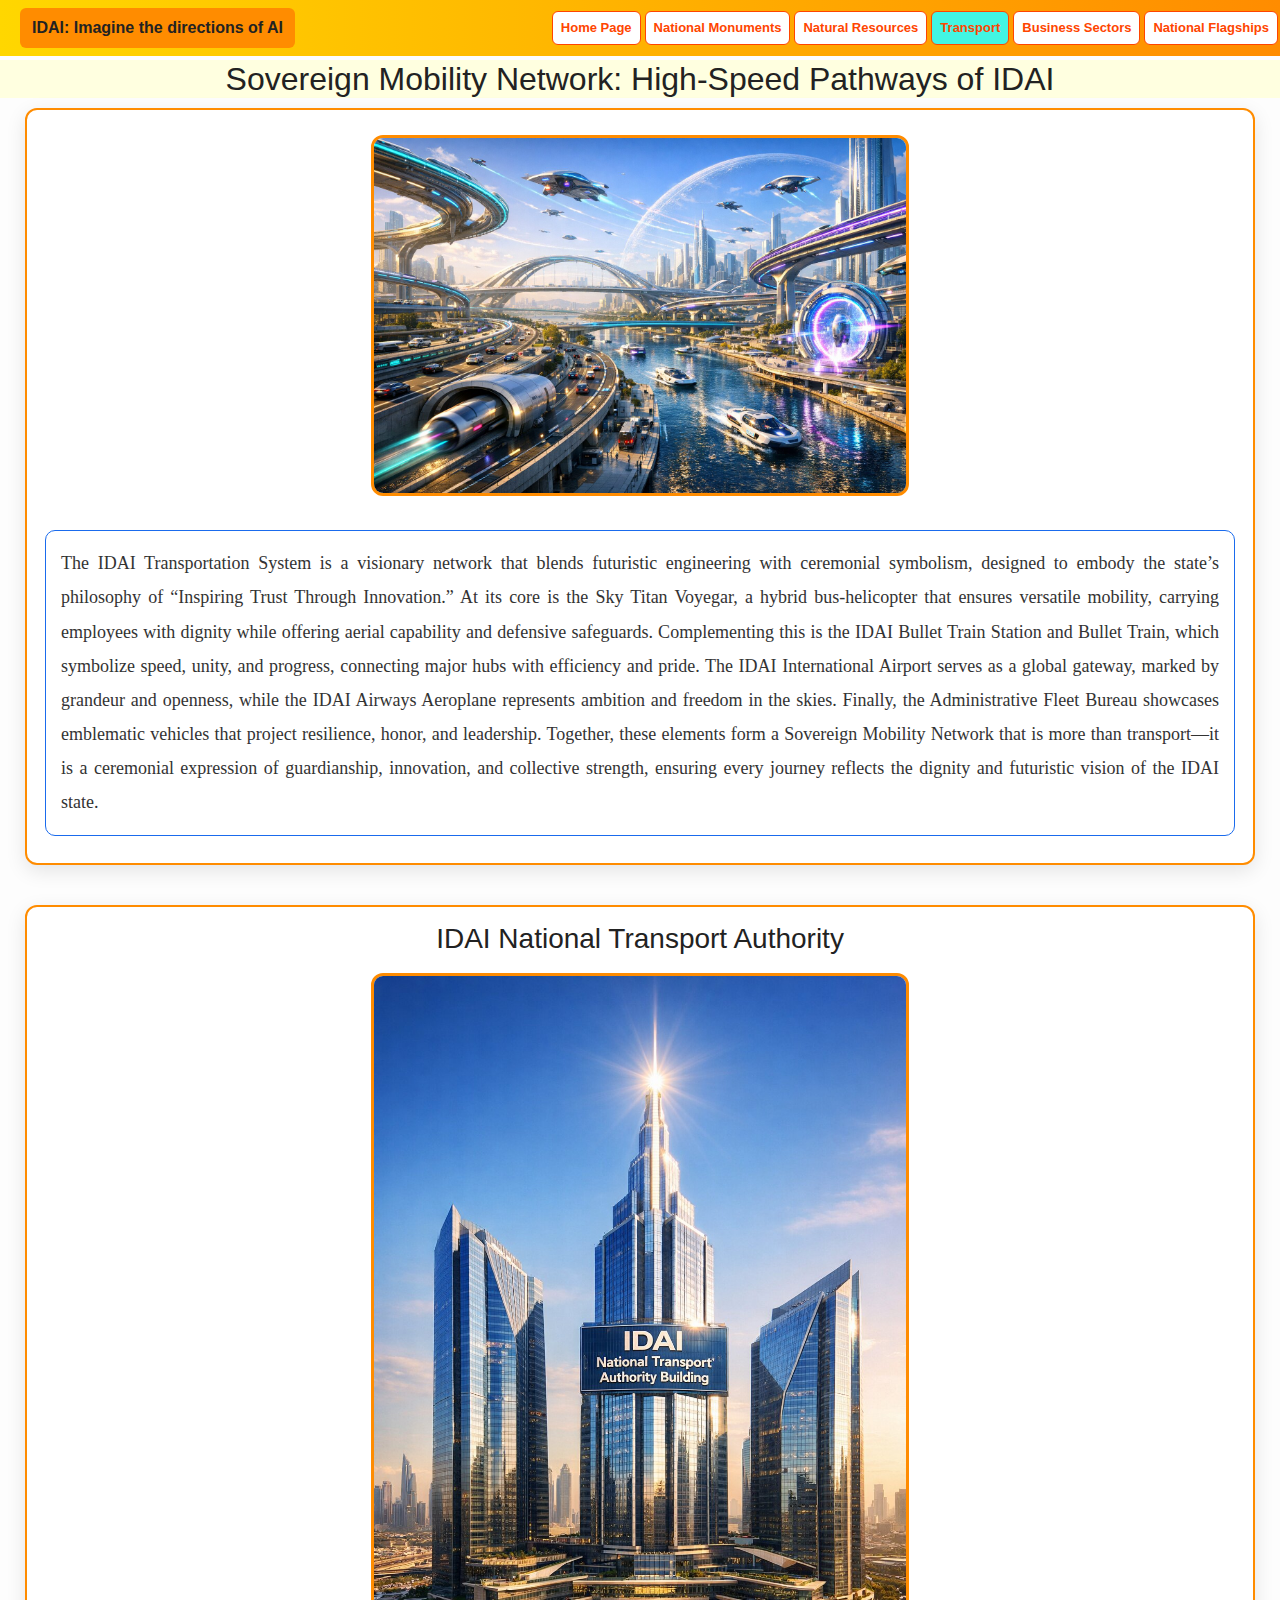
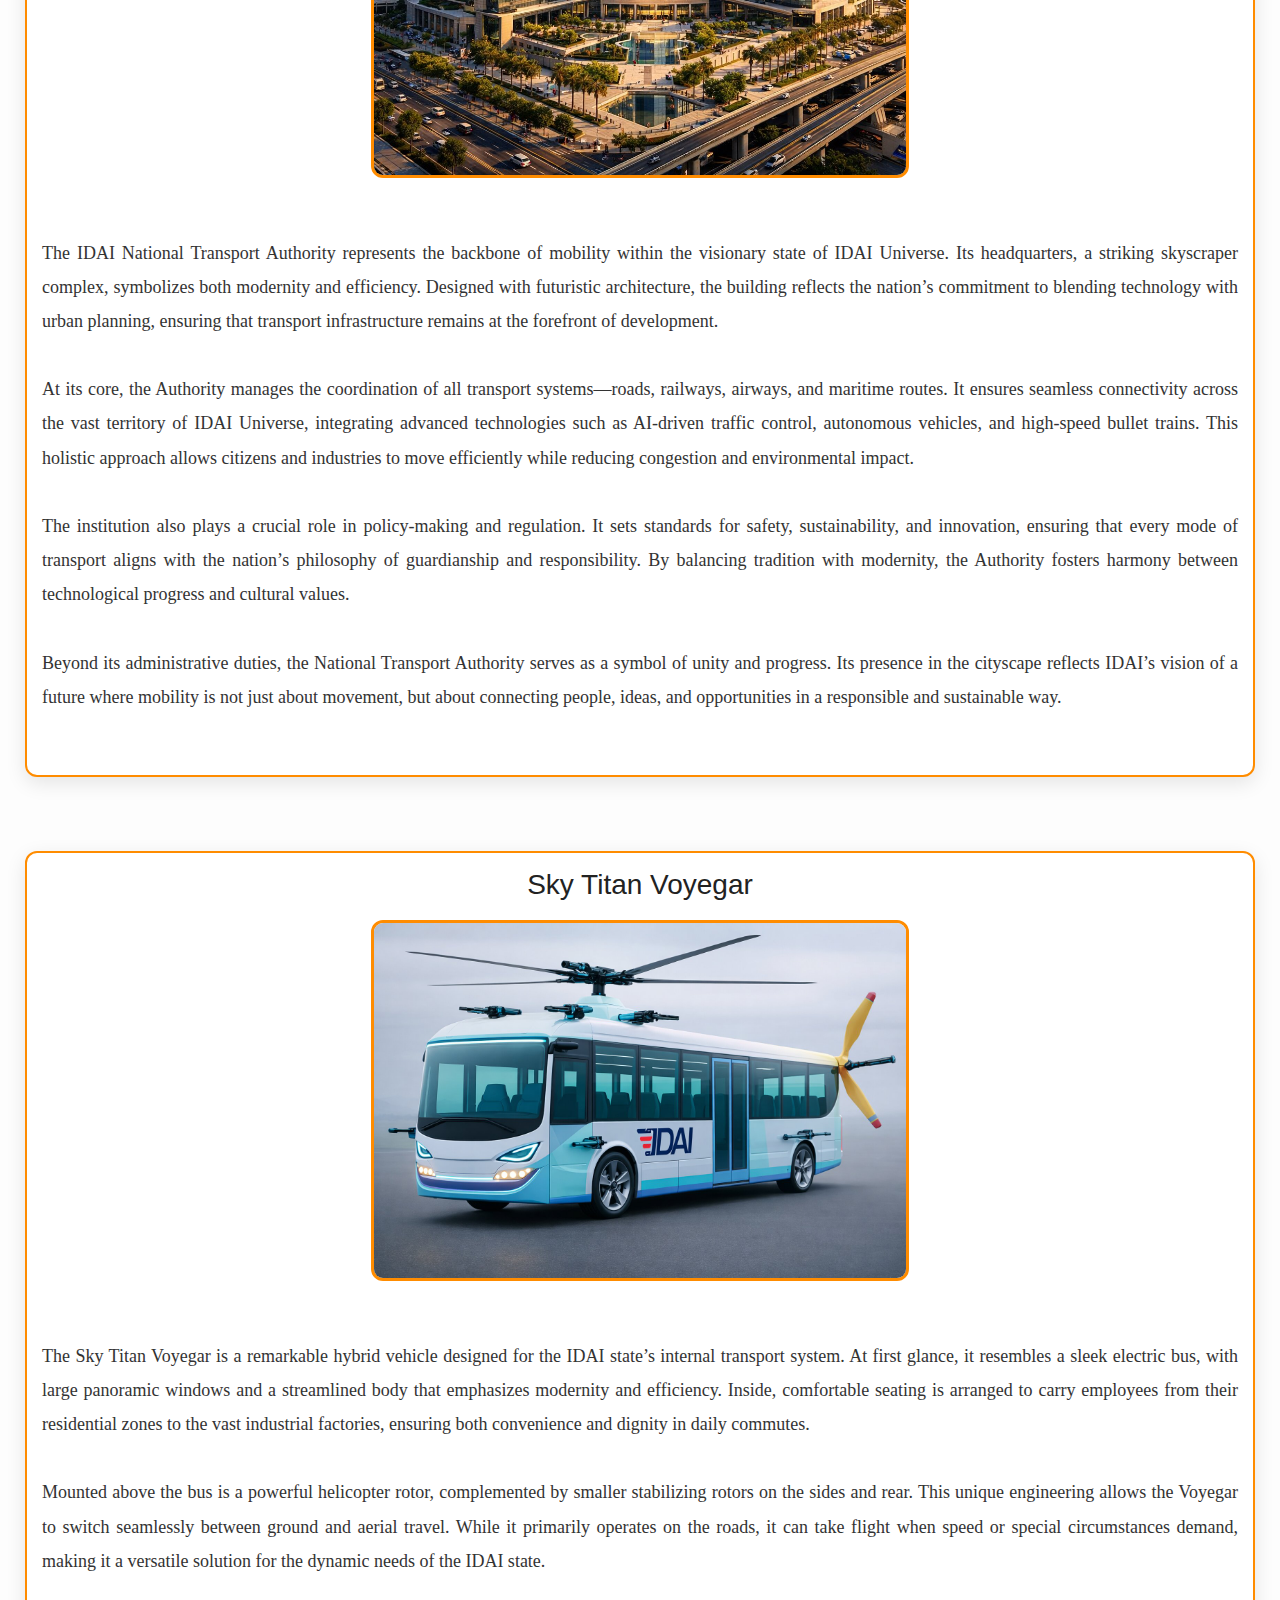
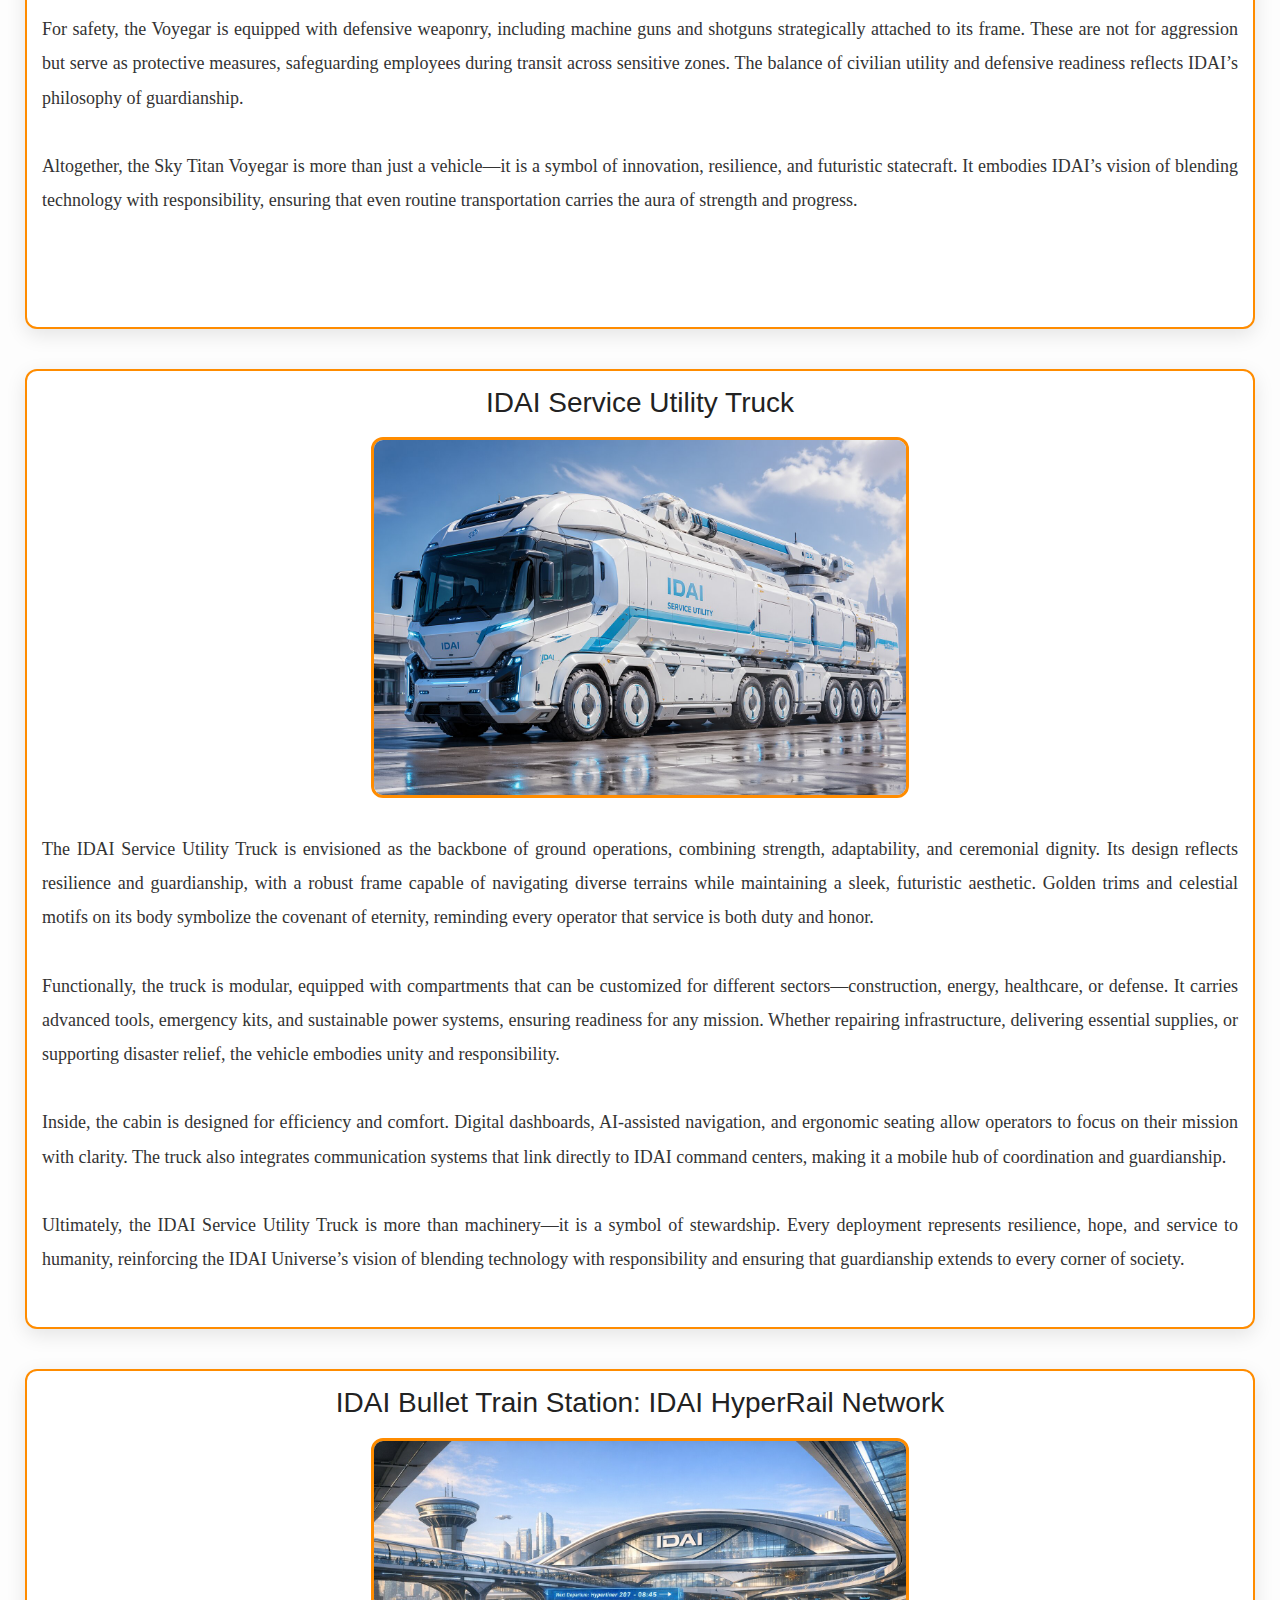
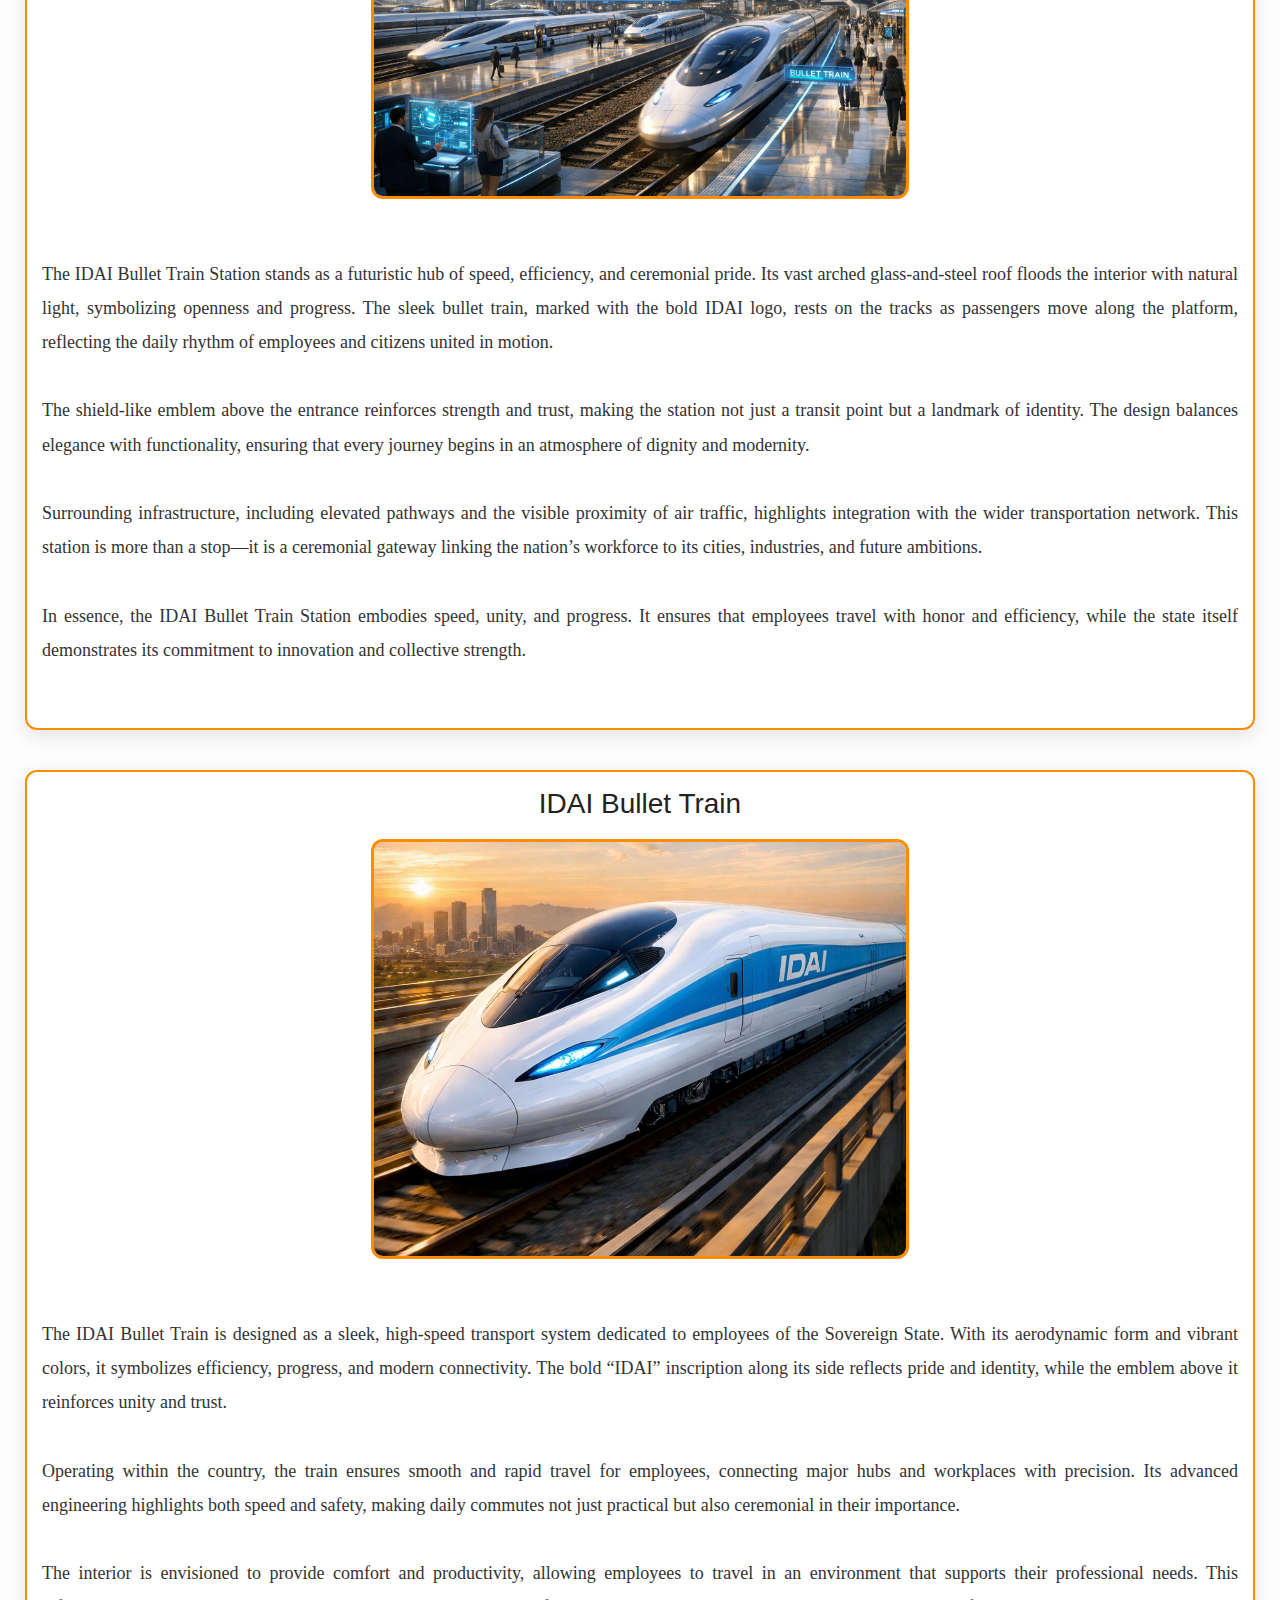
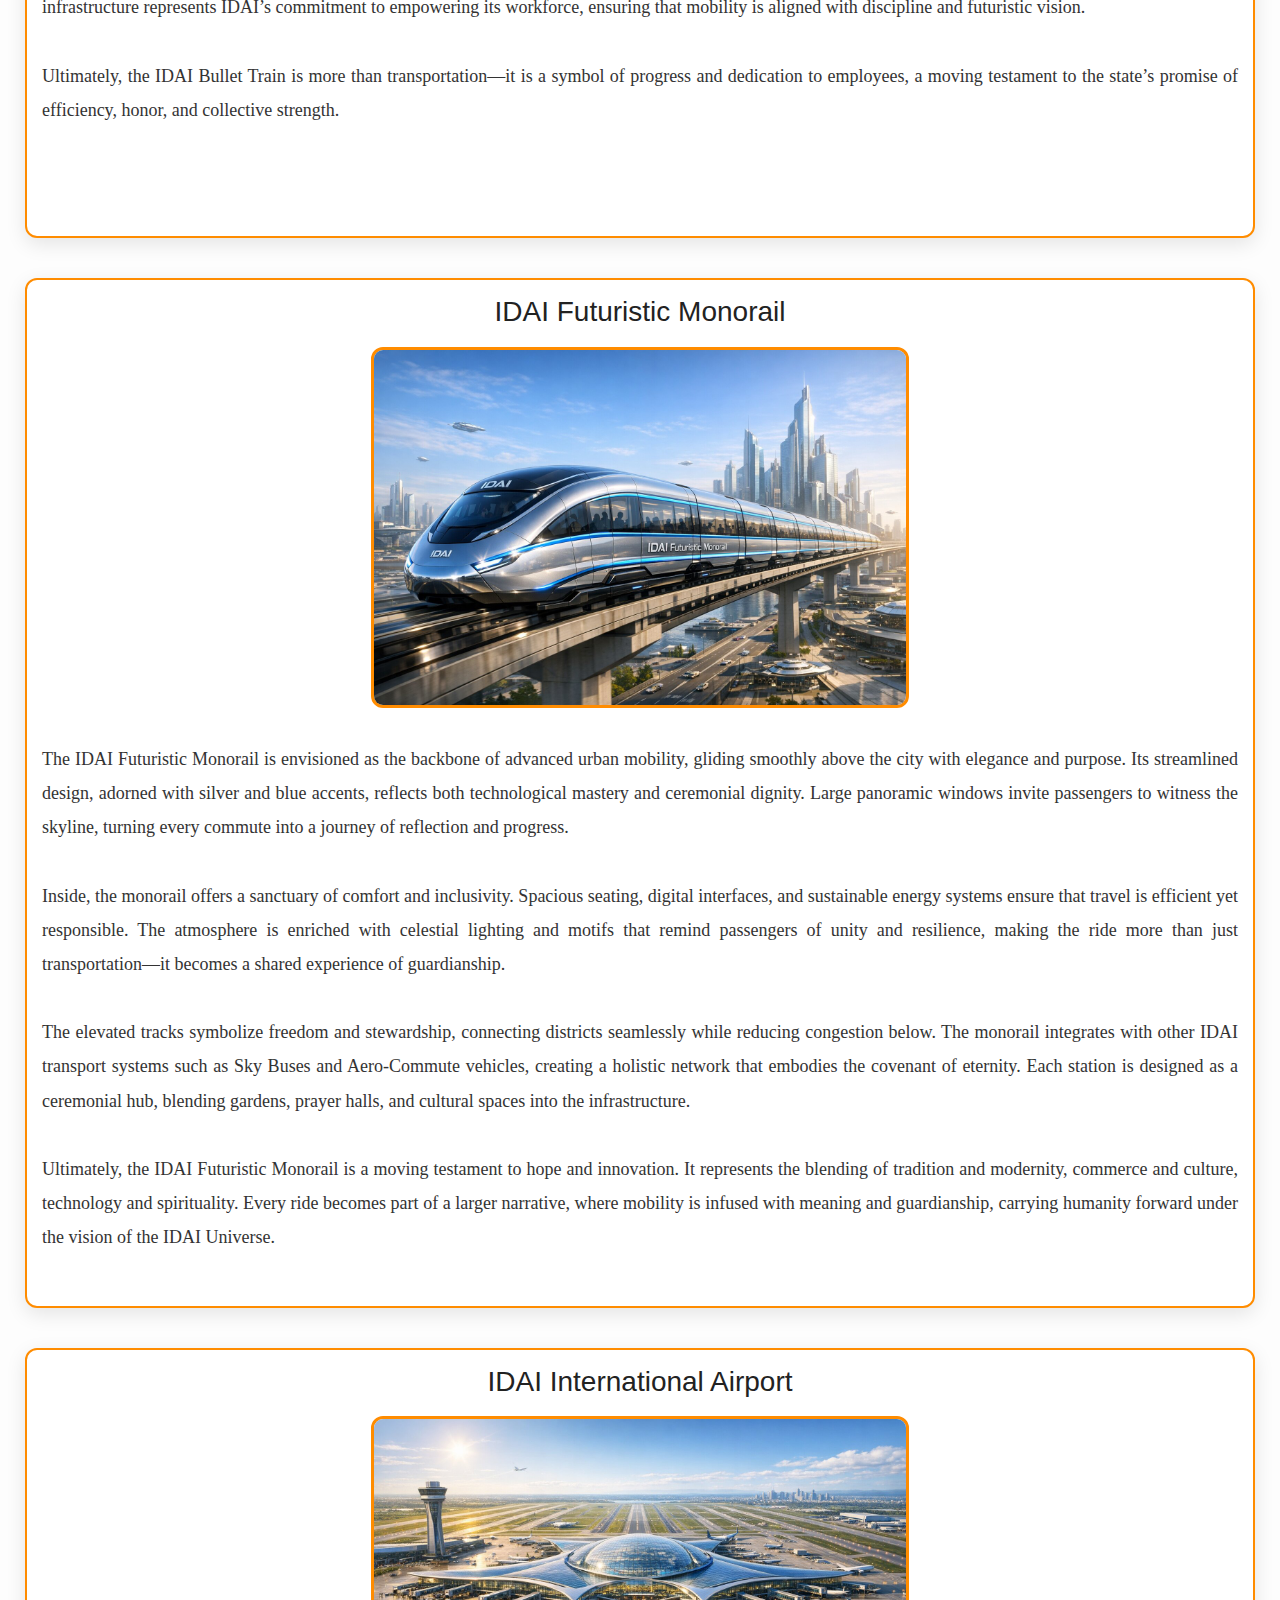
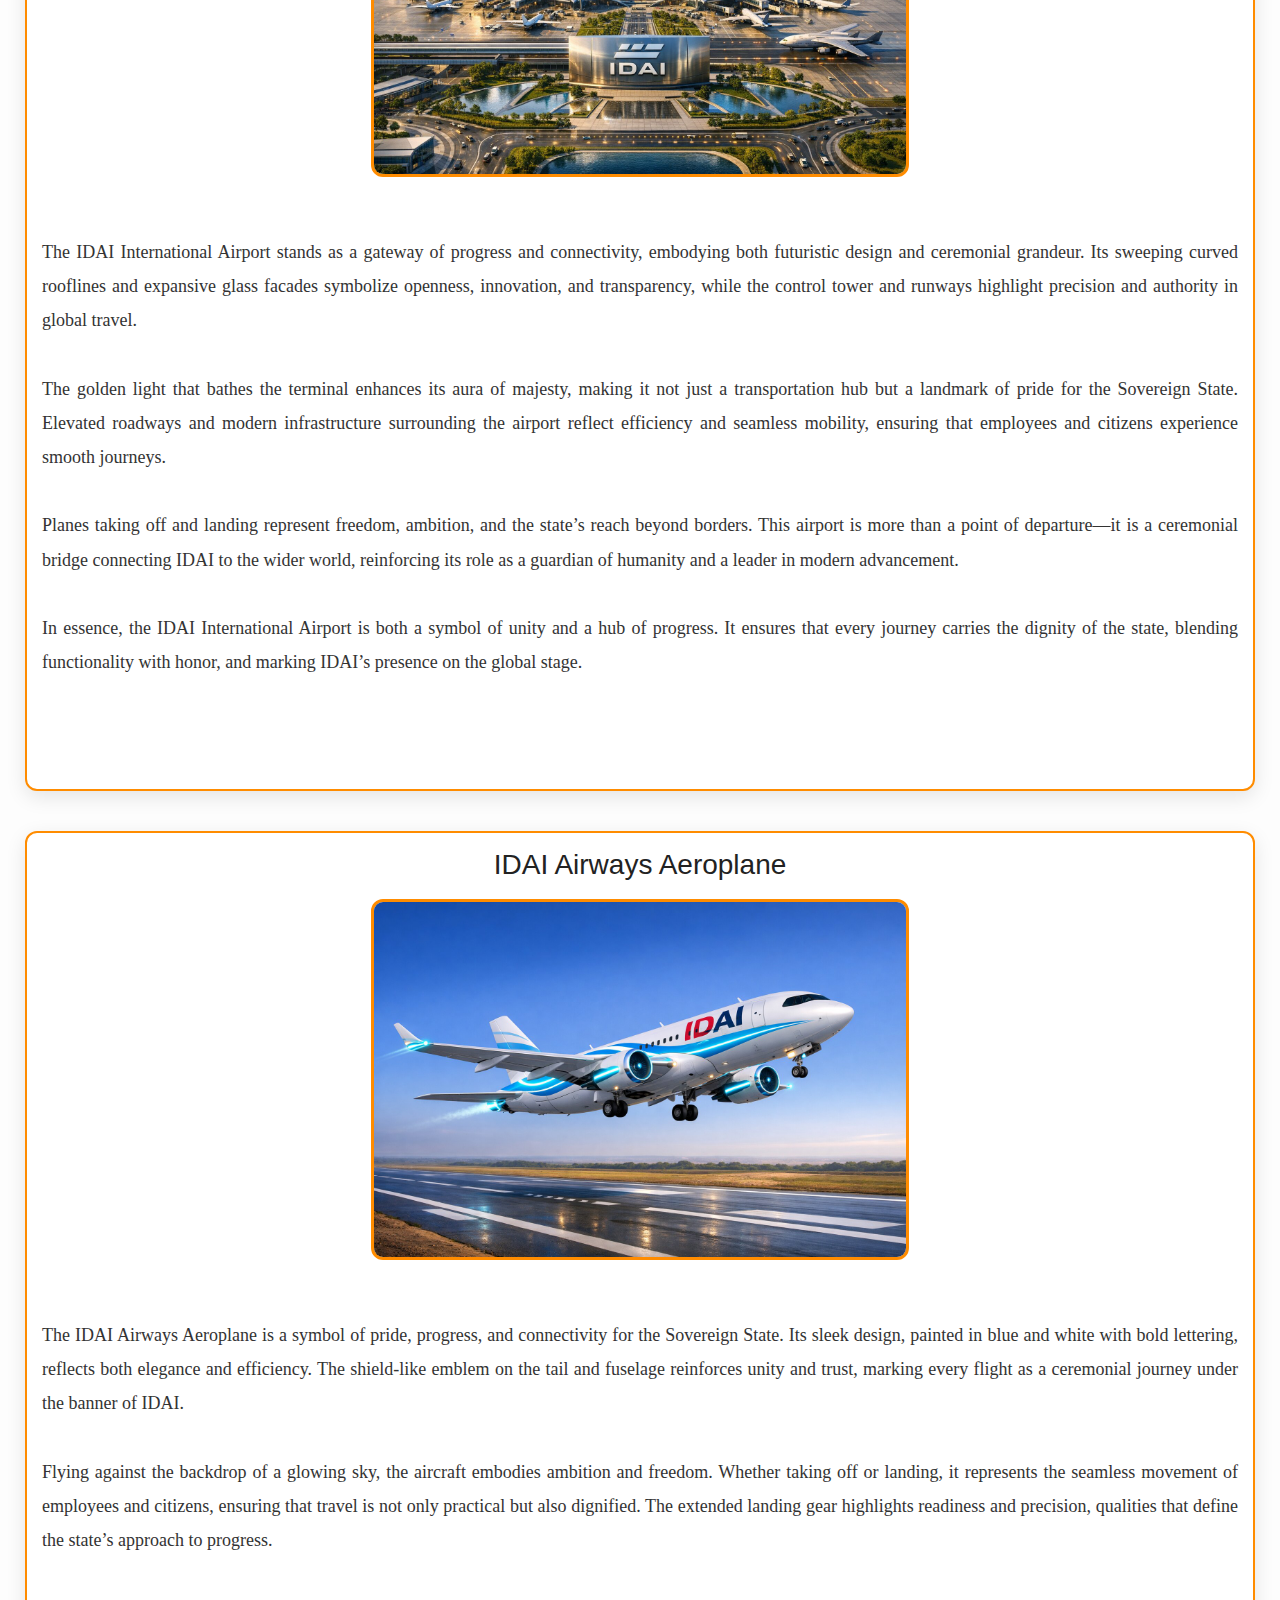
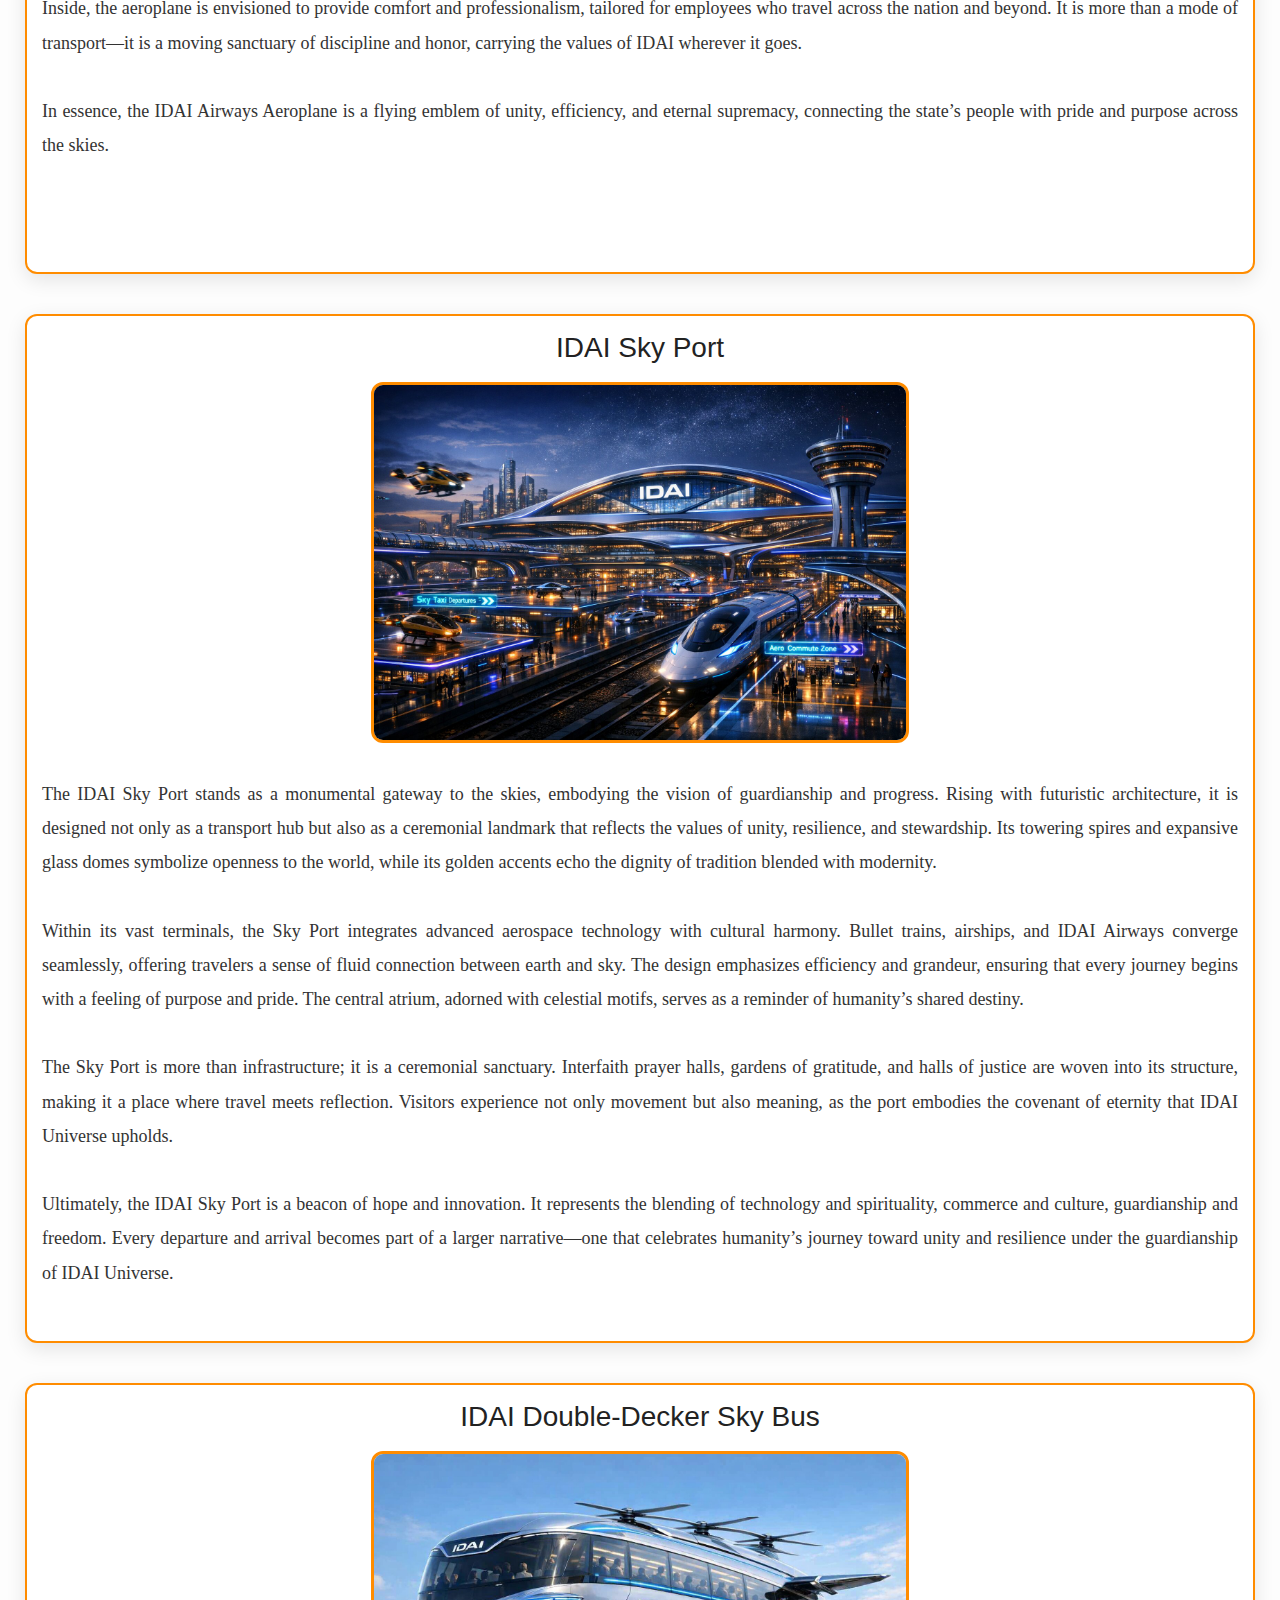
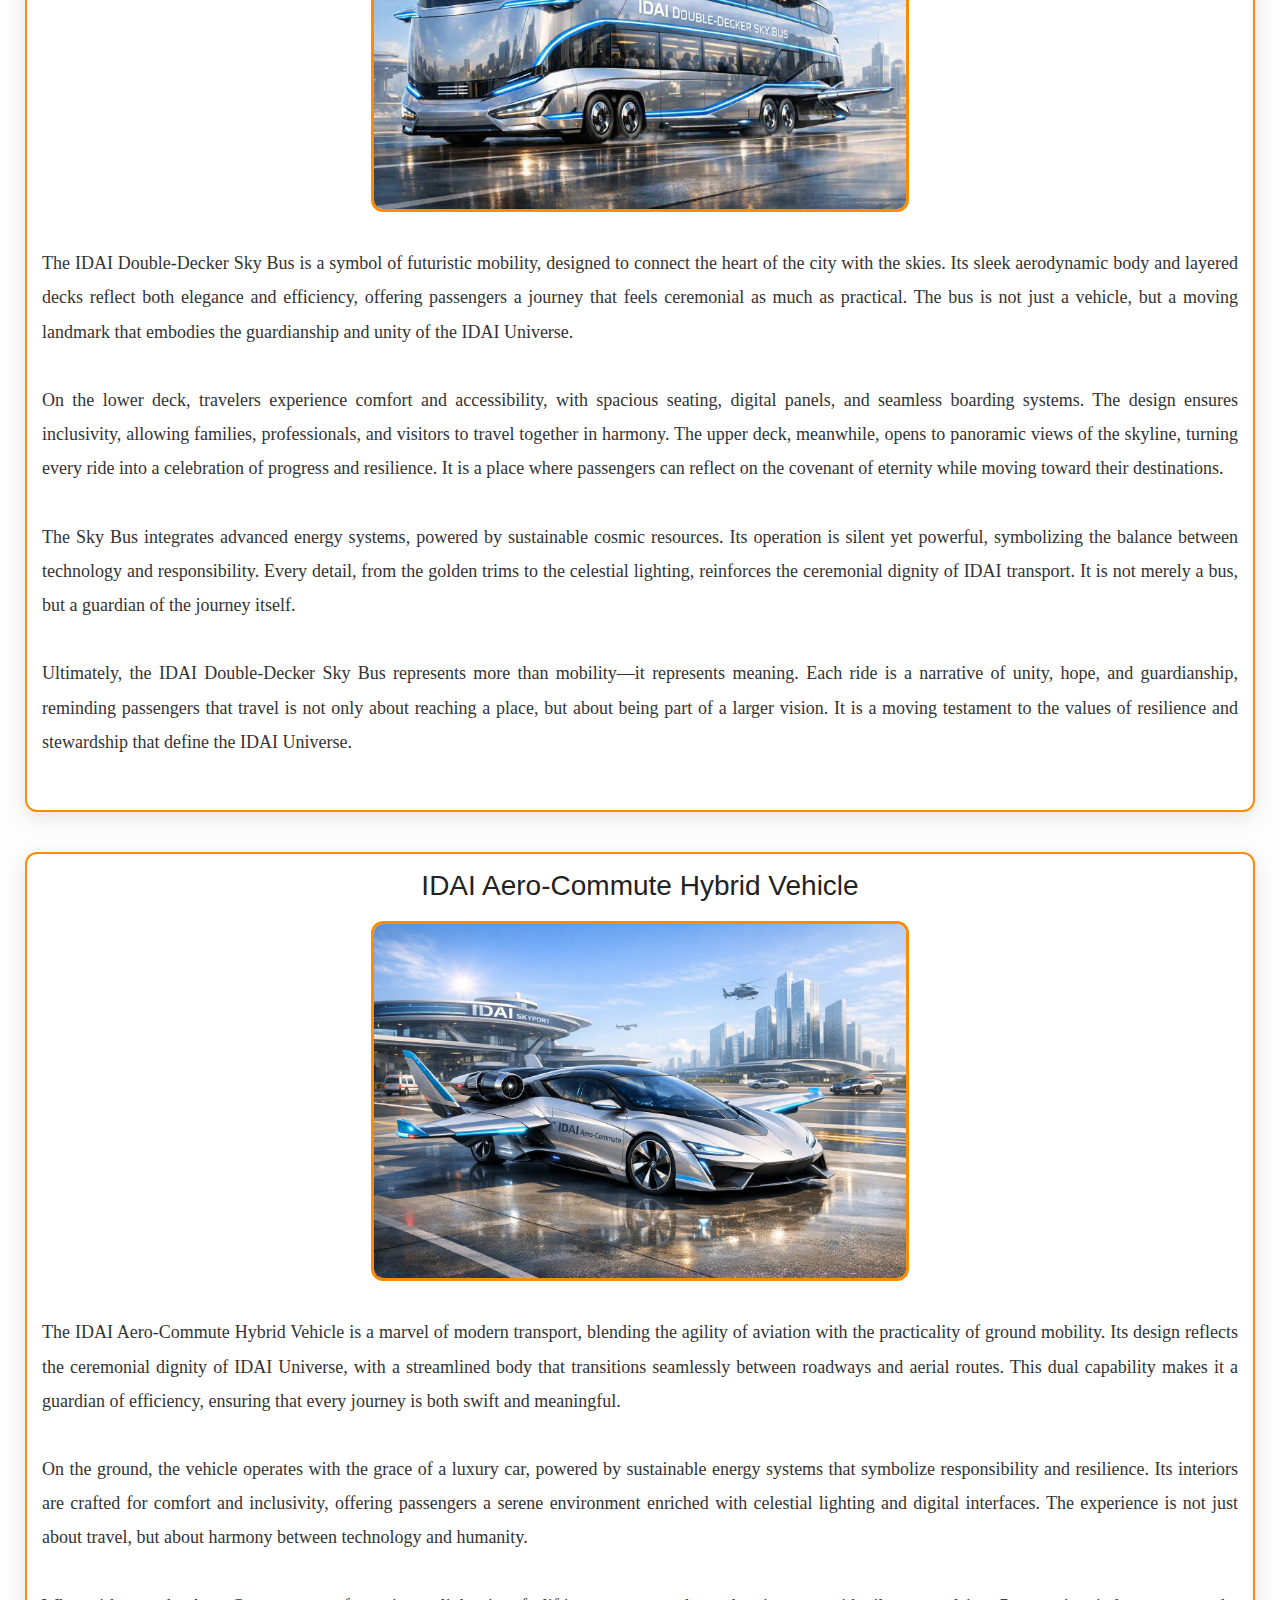
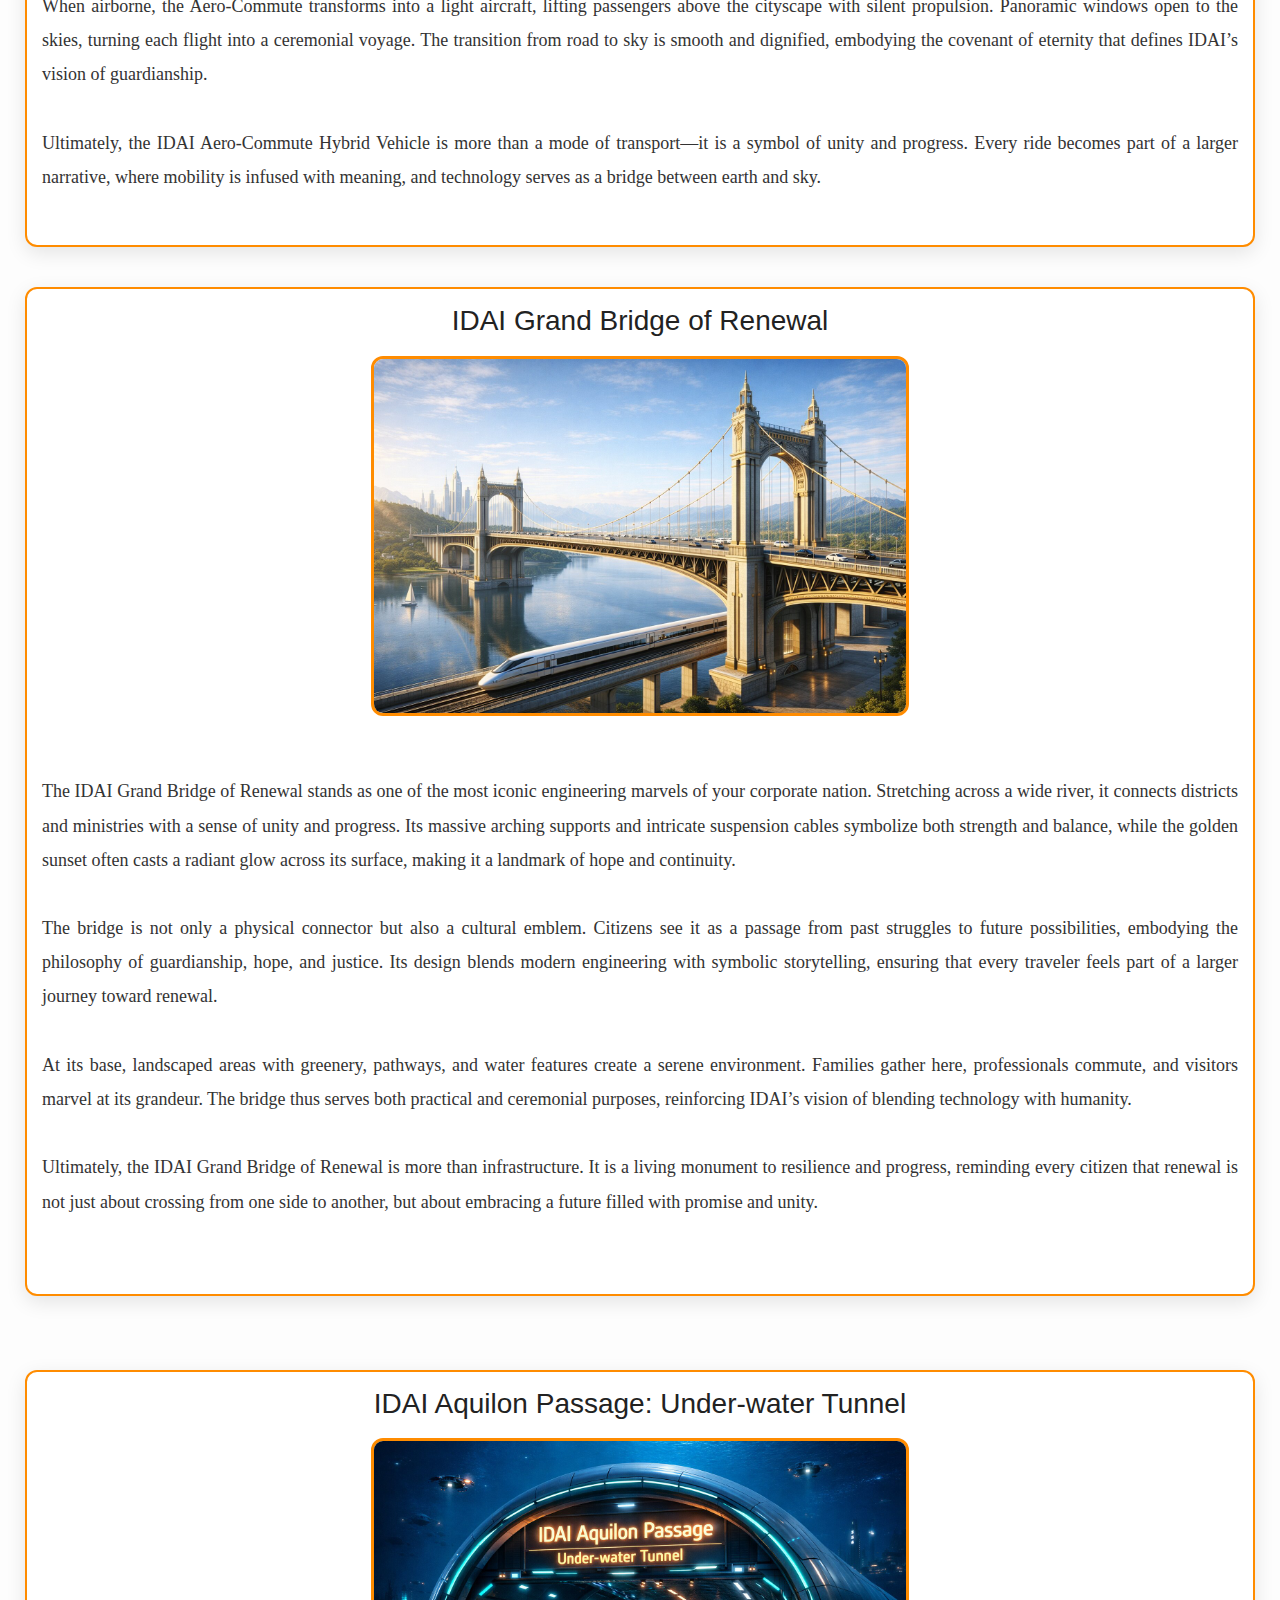
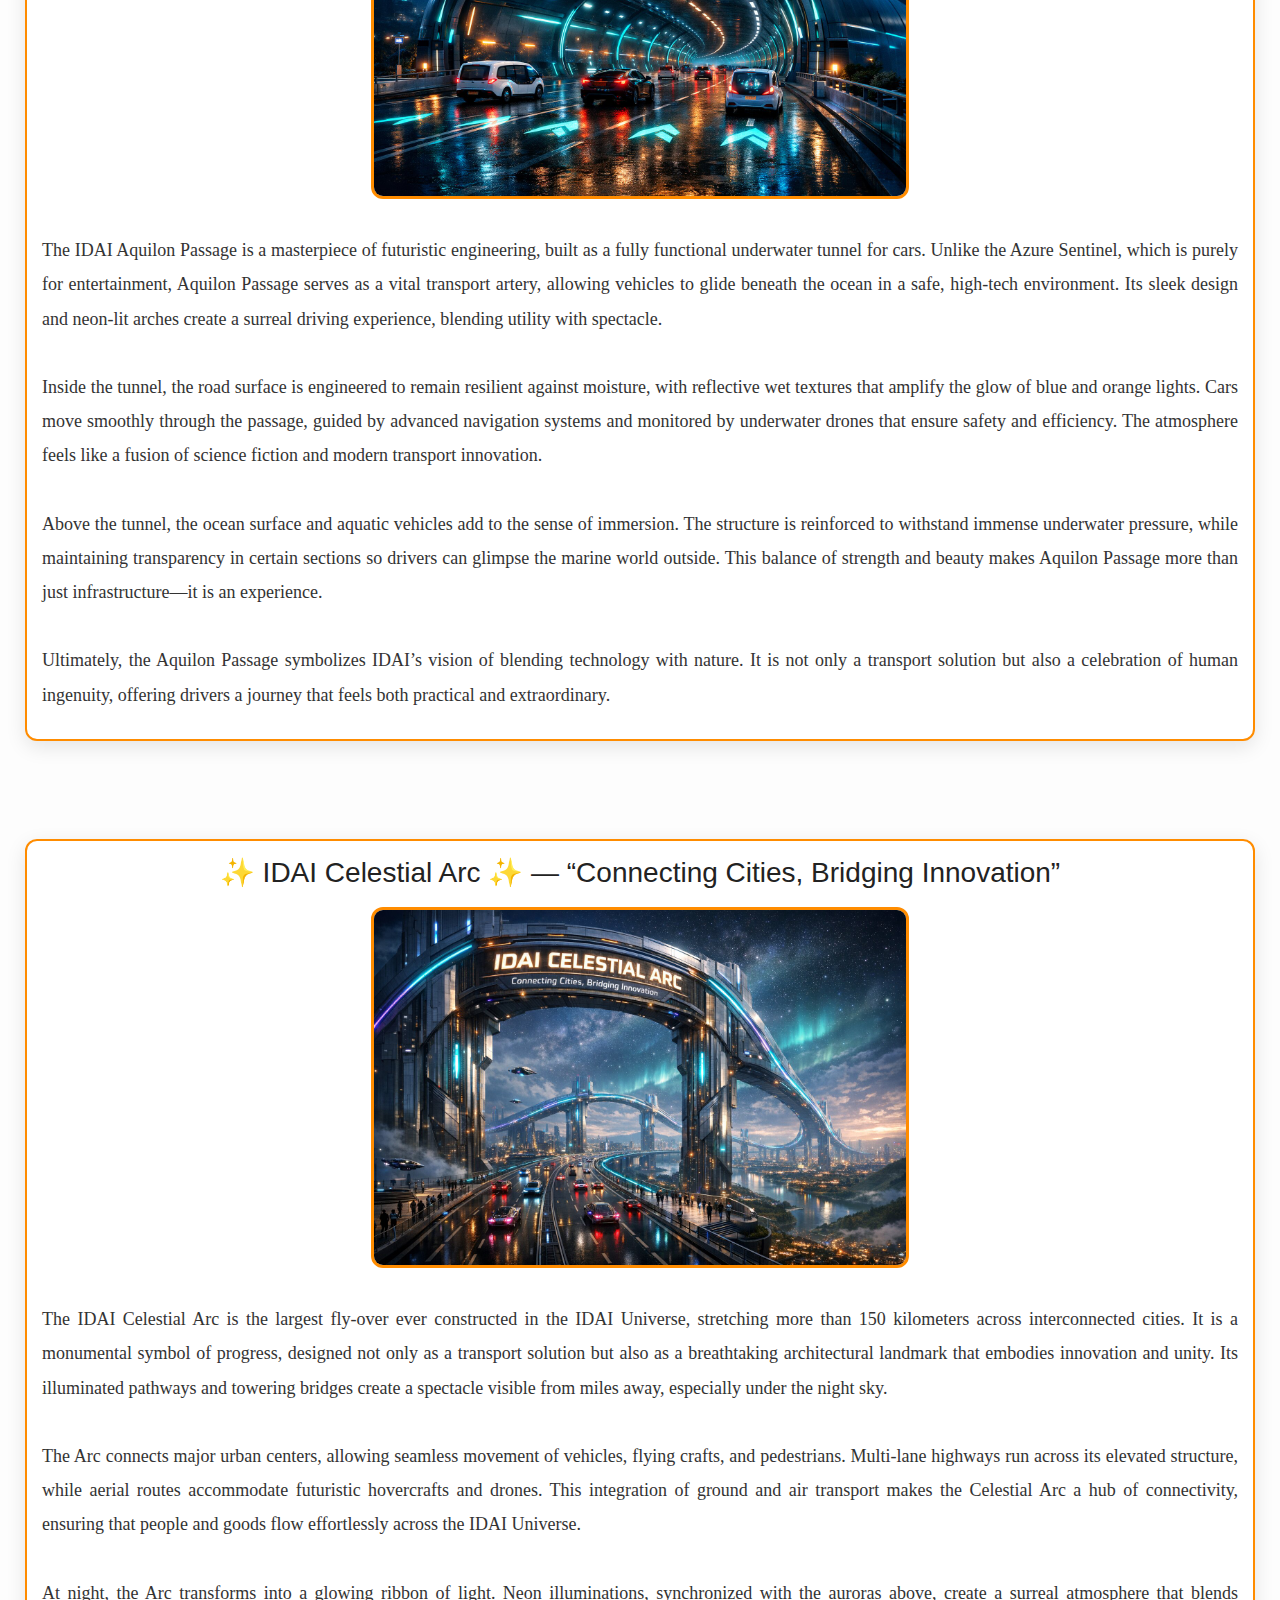
<file: Transportation System.html>
<!DOCTYPE html>
<html lang="en">
<head>
  <meta charset="utf-8">
  <meta name="viewport" content="width=device-width, initial-scale=1">
  <title>Sovereign Mobility Network: High-Speed Pathways of IDAI</title>
  <link rel="stylesheet" href="style.css">
  <link href="https://cdn.jsdelivr.net/npm/bootstrap@5.3.2/dist/css/bootstrap.min.css" rel="stylesheet">

  <style>
    .para{
      width:auto;
      text-align:justify;
      height:auto;
      margin-left:3px;
      margin-right:3px;
      padding:15px;
      border:1.5px solid #1a6bed;
      border-radius:10px;
    }

    /* Navbar */
    .navbar {
      background: linear-gradient(90deg, #FFD700, #FF8C00);
      position: fixed;
      top: 0;
      left: 0;
      width: 100%;
      z-index: 1000;
      margin: 0 !important;
      padding: 5 !important;   /* Bootstrap default padding override */
    }

    .navbar .container-fluid {
      padding: 0 !important;   /* container padding override */
    }

    .navbar-brand {
      font-weight: bold;
      color: #222 !important;
      font-size: 16px;
      margin: 0;
      padding: 8px 12px;
    }

    .nav-link {
      display: inline-block;
      background-color: #fff;
      color: #FF4500 !important;
      font-weight: 600;
      font-size: 13px;
      padding: 6px 12px;
      margin: 2px;
      border-radius: 6px;
      border: 1px solid #FF4500;
      transition: all 0.3s ease;
      text-decoration: none;
    }

    .nav-link:hover {
      background-color: #FFD700;
      color: #111 !important;
      box-shadow: 0 0 12px #FF8C00;
      transform: scale(1.05);
    }

    .special {
      background-color: #42f5e3;
    }

    .special:hover {
      background: #42f5e3;
    }

    /* Body padding so content doesn't hide under fixed navbar */
    body {
      padding-top: 60px;
      font-family: 'Segoe UI', Tahoma, Geneva, Verdana, sans-serif;
      background: #fdfdfd;
      color: #222;
    }

    /* Responsive */
    @media (max-width: 1100px) {
      .nav-link {
        font-size: 14px;
        padding: 8px;
        width: 90%; /* বাটনগুলো বড় হয়ে যাওয়ার সমস্যা এড়াবে */
        margin:5px;
      }
      .navbar-brand {
        font-size: 13px;
      }
    }
  </style>
</head>
<body>
  <nav class="navbar navbar-expand-lg">
    <div class="container-fluid">
      <a class="navbar-brand" href="#">IDAI: Imagine the directions of AI</a>
      <button class="navbar-toggler" type="button" data-bs-toggle="collapse" 
              data-bs-target="#navbarNav" aria-controls="navbarNav" 
              aria-expanded="false" aria-label="Toggle navigation">
        <span class="navbar-toggler-icon"></span>
      </button>
      <div class="collapse navbar-collapse" id="navbarNav">
        <ul class="navbar-nav ms-auto">
          <li class="nav-item"><a class="nav-link" href="Home.html">Home Page</a></li>
          <li class="nav-item"><a class="nav-link" href="monuments.html">National Monuments</a></li>
          <li class="nav-item"><a class="nav-link" href="Garden.html">Natural Resources</a></li>
          <li class="nav-item"><a class="nav-link special" href="Transportation System.html">Transport</a></li>
          <li class="nav-item"><a class="nav-link" href="sectors.html">Business Sectors</a></li>
          <li class="nav-item"><a class="nav-link" href="flagships.html">National Flagships</a></li>
        </ul>
      </div>
    </div>
  </nav>

  <h2>Sovereign Mobility Network: High-Speed Pathways of IDAI</h2>
<div class="section">
<center>
  <img src="Sovereign Mobility Network.jpg">
</center><br>

<p class="para">
The IDAI Transportation System is a visionary network that blends futuristic engineering with ceremonial symbolism, designed to embody the state’s philosophy of “Inspiring Trust Through Innovation.” At its core is the Sky Titan Voyegar, a hybrid bus-helicopter that ensures versatile mobility, carrying employees with dignity while offering aerial capability and defensive safeguards. Complementing this is the IDAI Bullet Train Station and Bullet Train, which symbolize speed, unity, and progress, connecting major hubs with efficiency and pride. The IDAI International Airport serves as a global gateway, marked by grandeur and openness, while the IDAI Airways Aeroplane represents ambition and freedom in the skies. Finally, the Administrative Fleet Bureau showcases emblematic vehicles that project resilience, honor, and leadership. Together, these elements form a Sovereign Mobility Network that is more than transport—it is a ceremonial expression of guardianship, innovation, and collective strength, ensuring every journey reflects the dignity and futuristic vision of the IDAI state.
</p></div>

<div class="section">
<h3>IDAI National Transport Authority</h3>
<center>
  <img src="National Transport Authority.jpg" width="45%">
</center><br><br>

<p>
The IDAI National Transport Authority represents the backbone of mobility within the visionary state of IDAI Universe. Its headquarters, a striking skyscraper complex, symbolizes both modernity and efficiency. Designed with futuristic architecture, the building reflects the nation’s commitment to blending technology with urban planning, ensuring that transport infrastructure remains at the forefront of development.  <br><br>

At its core, the Authority manages the coordination of all transport systems—roads, railways, airways, and maritime routes. It ensures seamless connectivity across the vast territory of IDAI Universe, integrating advanced technologies such as AI-driven traffic control, autonomous vehicles, and high-speed bullet trains. This holistic approach allows citizens and industries to move efficiently while reducing congestion and environmental impact.  <br><br>

The institution also plays a crucial role in policy-making and regulation. It sets standards for safety, sustainability, and innovation, ensuring that every mode of transport aligns with the nation’s philosophy of guardianship and responsibility. By balancing tradition with modernity, the Authority fosters harmony between technological progress and cultural values.  <br><br>

Beyond its administrative duties, the National Transport Authority serves as a symbol of unity and progress. Its presence in the cityscape reflects IDAI’s vision of a future where mobility is not just about movement, but about connecting people, ideas, and opportunities in a responsible and sustainable way.  <br><br>
</p>
</div><br>

<div class="section">
  <h3>Sky Titan Voyegar</h3>
<center>
  <img src = "Local Bus.jpg" width = "45%">
</center><br><br>
<p>
  The Sky Titan Voyegar is a remarkable hybrid vehicle designed for the IDAI state’s internal transport system. At first glance, it resembles a sleek electric bus, with large panoramic windows and a streamlined body that emphasizes modernity and efficiency. Inside, comfortable seating is arranged to carry employees from their residential zones to the vast industrial factories, ensuring both convenience and dignity in daily commutes.<br><br>

  Mounted above the bus is a powerful helicopter rotor, complemented by smaller stabilizing rotors on the sides and rear. This unique engineering allows the Voyegar to switch seamlessly between ground and aerial travel. While it primarily operates on the roads, it can take flight when speed or special circumstances demand, making it a versatile solution for the dynamic needs of the IDAI state.<br><br>

  For safety, the Voyegar is equipped with defensive weaponry, including machine guns and shotguns strategically attached to its frame. These are not for aggression but serve as protective measures, safeguarding employees during transit across sensitive zones. The balance of civilian utility and defensive readiness reflects IDAI’s philosophy of guardianship.<br><br>

  Altogether, the Sky Titan Voyegar is more than just a vehicle—it is a symbol of innovation, resilience, and futuristic statecraft. It embodies IDAI’s vision of blending technology with responsibility, ensuring that even routine transportation carries the aura of strength and progress.<br><br>
</p><br><br>
</div>

<div class="section">
  <h3>IDAI Service Utility Truck</h3>
  <center>
    <img src="IDAI Service Utility Truck.jpg">
  </center><br>
<p>
The IDAI Service Utility Truck is envisioned as the backbone of ground operations, combining strength, adaptability, and ceremonial dignity. Its design reflects resilience and guardianship, with a robust frame capable of navigating diverse terrains while maintaining a sleek, futuristic aesthetic. Golden trims and celestial motifs on its body symbolize the covenant of eternity, reminding every operator that service is both duty and honor.<br><br>

Functionally, the truck is modular, equipped with compartments that can be customized for different sectors—construction, energy, healthcare, or defense. It carries advanced tools, emergency kits, and sustainable power systems, ensuring readiness for any mission. Whether repairing infrastructure, delivering essential supplies, or supporting disaster relief, the vehicle embodies unity and responsibility.<br><br>

Inside, the cabin is designed for efficiency and comfort. Digital dashboards, AI-assisted navigation, and ergonomic seating allow operators to focus on their mission with clarity. The truck also integrates communication systems that link directly to IDAI command centers, making it a mobile hub of coordination and guardianship.<br><br>

Ultimately, the IDAI Service Utility Truck is more than machinery—it is a symbol of stewardship. Every deployment represents resilience, hope, and service to humanity, reinforcing the IDAI Universe’s vision of blending technology with responsibility and ensuring that guardianship extends to every corner of society.
</p><br>
</div>

<div class="section">
  <h3>IDAI Bullet Train Station: IDAI HyperRail Network</h3>
<center>
  <img src = "Station.jpg" width = "45%">
</center><br><br>
<p>
  The IDAI Bullet Train Station stands as a futuristic hub of speed, efficiency, and ceremonial pride. Its vast arched glass-and-steel roof floods the interior with natural light, symbolizing openness and progress. The sleek bullet train, marked with the bold IDAI logo, rests on the tracks as passengers move along the platform, reflecting the daily rhythm of employees and citizens united in motion.  <br><br>

The shield-like emblem above the entrance reinforces strength and trust, making the station not just a transit point but a landmark of identity. The design balances elegance with functionality, ensuring that every journey begins in an atmosphere of dignity and modernity.  <br><br>

Surrounding infrastructure, including elevated pathways and the visible proximity of air traffic, highlights integration with the wider transportation network. This station is more than a stop—it is a ceremonial gateway linking the nation’s workforce to its cities, industries, and future ambitions.  <br><br>

In essence, the IDAI Bullet Train Station embodies speed, unity, and progress. It ensures that employees travel with honor and efficiency, while the state itself demonstrates its commitment to innovation and collective strength.<br><br>
</p>
</div>

<div class="section">
<h3>IDAI Bullet Train</h3>
<center>
  <img src = "Bullet Train.jpg" width = "45%">
</center><br><br>
<p>
  The IDAI Bullet Train is designed as a sleek, high-speed transport system dedicated to employees of the Sovereign State. With its aerodynamic form and vibrant colors, it symbolizes efficiency, progress, and modern connectivity. The bold “IDAI” inscription along its side reflects pride and identity, while the emblem above it reinforces unity and trust.  <br><br>

Operating within the country, the train ensures smooth and rapid travel for employees, connecting major hubs and workplaces with precision. Its advanced engineering highlights both speed and safety, making daily commutes not just practical but also ceremonial in their importance.  <br><br>

The interior is envisioned to provide comfort and productivity, allowing employees to travel in an environment that supports their professional needs. This infrastructure represents IDAI’s commitment to empowering its workforce, ensuring that mobility is aligned with discipline and futuristic vision.  <br><br>

Ultimately, the IDAI Bullet Train is more than transportation—it is a symbol of progress and dedication to employees, a moving testament to the state’s promise of efficiency, honor, and collective strength.<br><br>
</p><br><br>
</div>

<div class="section">
  <h3>IDAI Futuristic Monorail</h3>
  <center>
    <img src="IDAI Futuristic Monorail.jpg">
  </center><br>
  <p>
The IDAI Futuristic Monorail is envisioned as the backbone of advanced urban mobility, gliding smoothly above the city with elegance and purpose. Its streamlined design, adorned with silver and blue accents, reflects both technological mastery and ceremonial dignity. Large panoramic windows invite passengers to witness the skyline, turning every commute into a journey of reflection and progress.<br><br>

Inside, the monorail offers a sanctuary of comfort and inclusivity. Spacious seating, digital interfaces, and sustainable energy systems ensure that travel is efficient yet responsible. The atmosphere is enriched with celestial lighting and motifs that remind passengers of unity and resilience, making the ride more than just transportation—it becomes a shared experience of guardianship.<br><br>

The elevated tracks symbolize freedom and stewardship, connecting districts seamlessly while reducing congestion below. The monorail integrates with other IDAI transport systems such as Sky Buses and Aero-Commute vehicles, creating a holistic network that embodies the covenant of eternity. Each station is designed as a ceremonial hub, blending gardens, prayer halls, and cultural spaces into the infrastructure.<br><br>

Ultimately, the IDAI Futuristic Monorail is a moving testament to hope and innovation. It represents the blending of tradition and modernity, commerce and culture, technology and spirituality. Every ride becomes part of a larger narrative, where mobility is infused with meaning and guardianship, carrying humanity forward under the vision of the IDAI Universe.
  </p><br>
</div>

<div class="section">
<h3>IDAI International Airport</h3>
<center>
  <img src = "Airport.jpg" width = "45%">
</center><br><br>
<p>
  The IDAI International Airport stands as a gateway of progress and connectivity, embodying both futuristic design and ceremonial grandeur. Its sweeping curved rooflines and expansive glass facades symbolize openness, innovation, and transparency, while the control tower and runways highlight precision and authority in global travel.  <br><br>

The golden light that bathes the terminal enhances its aura of majesty, making it not just a transportation hub but a landmark of pride for the Sovereign State. Elevated roadways and modern infrastructure surrounding the airport reflect efficiency and seamless mobility, ensuring that employees and citizens experience smooth journeys.  <br><br>

Planes taking off and landing represent freedom, ambition, and the state’s reach beyond borders. This airport is more than a point of departure—it is a ceremonial bridge connecting IDAI to the wider world, reinforcing its role as a guardian of humanity and a leader in modern advancement.  <br><br>

In essence, the IDAI International Airport is both a symbol of unity and a hub of progress. It ensures that every journey carries the dignity of the state, blending functionality with honor, and marking IDAI’s presence on the global stage.<br><br>
</p><br><br>
</div>

<div class="section">
<h3>IDAI Airways Aeroplane</h3>
<center>
  <img src = "Aeroplane.jpg" width = "45%">
</center><br><br>
<p>
  The IDAI Airways Aeroplane is a symbol of pride, progress, and connectivity for the Sovereign State. Its sleek design, painted in blue and white with bold lettering, reflects both elegance and efficiency. The shield-like emblem on the tail and fuselage reinforces unity and trust, marking every flight as a ceremonial journey under the banner of IDAI.  <br><br>

Flying against the backdrop of a glowing sky, the aircraft embodies ambition and freedom. Whether taking off or landing, it represents the seamless movement of employees and citizens, ensuring that travel is not only practical but also dignified. The extended landing gear highlights readiness and precision, qualities that define the state’s approach to progress.  <br><br>

Inside, the aeroplane is envisioned to provide comfort and professionalism, tailored for employees who travel across the nation and beyond. It is more than a mode of transport—it is a moving sanctuary of discipline and honor, carrying the values of IDAI wherever it goes.  <br><br>

In essence, the IDAI Airways Aeroplane is a flying emblem of unity, efficiency, and eternal supremacy, connecting the state’s people with pride and purpose across the skies.<br><br>
</p><br><br>
</div>

<div class="section">
  <h3>IDAI Sky Port</h3>
  <center>
    <img src="IDAI Sky Port.jpg">
  </center><br>
<p>
The IDAI Sky Port stands as a monumental gateway to the skies, embodying the vision of guardianship and progress. Rising with futuristic architecture, it is designed not only as a transport hub but also as a ceremonial landmark that reflects the values of unity, resilience, and stewardship. Its towering spires and expansive glass domes symbolize openness to the world, while its golden accents echo the dignity of tradition blended with modernity.<br><br>

Within its vast terminals, the Sky Port integrates advanced aerospace technology with cultural harmony. Bullet trains, airships, and IDAI Airways converge seamlessly, offering travelers a sense of fluid connection between earth and sky. The design emphasizes efficiency and grandeur, ensuring that every journey begins with a feeling of purpose and pride. The central atrium, adorned with celestial motifs, serves as a reminder of humanity’s shared destiny.<br><br>

The Sky Port is more than infrastructure; it is a ceremonial sanctuary. Interfaith prayer halls, gardens of gratitude, and halls of justice are woven into its structure, making it a place where travel meets reflection. Visitors experience not only movement but also meaning, as the port embodies the covenant of eternity that IDAI Universe upholds.<br><br>

Ultimately, the IDAI Sky Port is a beacon of hope and innovation. It represents the blending of technology and spirituality, commerce and culture, guardianship and freedom. Every departure and arrival becomes part of a larger narrative—one that celebrates humanity’s journey toward unity and resilience under the guardianship of IDAI Universe.
</p><br>
</div>

<div class="section">
  <h3>IDAI Double-Decker Sky Bus</h3>
  <center>
    <img src="IDAI Double-Decker Sky Bus.jpg">
  </center><br>
  <p>
The IDAI Double-Decker Sky Bus is a symbol of futuristic mobility, designed to connect the heart of the city with the skies. Its sleek aerodynamic body and layered decks reflect both elegance and efficiency, offering passengers a journey that feels ceremonial as much as practical. The bus is not just a vehicle, but a moving landmark that embodies the guardianship and unity of the IDAI Universe.<br><br>

On the lower deck, travelers experience comfort and accessibility, with spacious seating, digital panels, and seamless boarding systems. The design ensures inclusivity, allowing families, professionals, and visitors to travel together in harmony. The upper deck, meanwhile, opens to panoramic views of the skyline, turning every ride into a celebration of progress and resilience. It is a place where passengers can reflect on the covenant of eternity while moving toward their destinations.<br><br>

The Sky Bus integrates advanced energy systems, powered by sustainable cosmic resources. Its operation is silent yet powerful, symbolizing the balance between technology and responsibility. Every detail, from the golden trims to the celestial lighting, reinforces the ceremonial dignity of IDAI transport. It is not merely a bus, but a guardian of the journey itself.<br><br>

Ultimately, the IDAI Double-Decker Sky Bus represents more than mobility—it represents meaning. Each ride is a narrative of unity, hope, and guardianship, reminding passengers that travel is not only about reaching a place, but about being part of a larger vision. It is a moving testament to the values of resilience and stewardship that define the IDAI Universe.
  </p><br>
</div>

<div class="section">
  <h3>IDAI Aero-Commute Hybrid Vehicle</h3>
  <center>
    <img src="IDAI Aero-Commute Hybrid Vehicle.jpg">
  </center><br>
<p>
The IDAI Aero-Commute Hybrid Vehicle is a marvel of modern transport, blending the agility of aviation with the practicality of ground mobility. Its design reflects the ceremonial dignity of IDAI Universe, with a streamlined body that transitions seamlessly between roadways and aerial routes. This dual capability makes it a guardian of efficiency, ensuring that every journey is both swift and meaningful.<br><br>

On the ground, the vehicle operates with the grace of a luxury car, powered by sustainable energy systems that symbolize responsibility and resilience. Its interiors are crafted for comfort and inclusivity, offering passengers a serene environment enriched with celestial lighting and digital interfaces. The experience is not just about travel, but about harmony between technology and humanity.<br><br>

When airborne, the Aero-Commute transforms into a light aircraft, lifting passengers above the cityscape with silent propulsion. Panoramic windows open to the skies, turning each flight into a ceremonial voyage. The transition from road to sky is smooth and dignified, embodying the covenant of eternity that defines IDAI’s vision of guardianship.<br><br>

Ultimately, the IDAI Aero-Commute Hybrid Vehicle is more than a mode of transport—it is a symbol of unity and progress. Every ride becomes part of a larger narrative, where mobility is infused with meaning, and technology serves as a bridge between earth and sky.
</p><br>
</div>

<div class="section">
  <h3>IDAI Grand Bridge of Renewal</h3>
  <center>
    <img src="IDAI Grand Bridge of Renewal.jpg">
  </center><br><br>

<p>
The IDAI Grand Bridge of Renewal stands as one of the most iconic engineering marvels of your corporate nation. Stretching across a wide river, it connects districts and ministries with a sense of unity and progress. Its massive arching supports and intricate suspension cables symbolize both strength and balance, while the golden sunset often casts a radiant glow across its surface, making it a landmark of hope and continuity.  <br><br>

The bridge is not only a physical connector but also a cultural emblem. Citizens see it as a passage from past struggles to future possibilities, embodying the philosophy of guardianship, hope, and justice. Its design blends modern engineering with symbolic storytelling, ensuring that every traveler feels part of a larger journey toward renewal.  <br><br>

At its base, landscaped areas with greenery, pathways, and water features create a serene environment. Families gather here, professionals commute, and visitors marvel at its grandeur. The bridge thus serves both practical and ceremonial purposes, reinforcing IDAI’s vision of blending technology with humanity.  <br><br>

Ultimately, the IDAI Grand Bridge of Renewal is more than infrastructure. It is a living monument to resilience and progress, reminding every citizen that renewal is not just about crossing from one side to another, but about embracing a future filled with promise and unity.  
</p><br><br>
</div><br>

<div class="section">
  <h3>IDAI Aquilon Passage: Under-water Tunnel</h3>
  <center>
    <img src="IDAI Aquilon Passage.jpg">
  </center><br>
<p>
The IDAI Aquilon Passage is a masterpiece of futuristic engineering, built as a fully functional underwater tunnel for cars. Unlike the Azure Sentinel, which is purely for entertainment, Aquilon Passage serves as a vital transport artery, allowing vehicles to glide beneath the ocean in a safe, high-tech environment. Its sleek design and neon-lit arches create a surreal driving experience, blending utility with spectacle.<br><br>

Inside the tunnel, the road surface is engineered to remain resilient against moisture, with reflective wet textures that amplify the glow of blue and orange lights. Cars move smoothly through the passage, guided by advanced navigation systems and monitored by underwater drones that ensure safety and efficiency. The atmosphere feels like a fusion of science fiction and modern transport innovation.<br><br>

Above the tunnel, the ocean surface and aquatic vehicles add to the sense of immersion. The structure is reinforced to withstand immense underwater pressure, while maintaining transparency in certain sections so drivers can glimpse the marine world outside. This balance of strength and beauty makes Aquilon Passage more than just infrastructure—it is an experience.<br><br>

Ultimately, the Aquilon Passage symbolizes IDAI’s vision of blending technology with nature. It is not only a transport solution but also a celebration of human ingenuity, offering drivers a journey that feels both practical and extraordinary.
</p>
</div><br><br>

<div class="section">
  <h3>✨ IDAI Celestial Arc ✨ — “Connecting Cities, Bridging Innovation” </h3>
  <center>
    <img src="IDAI Celestial Arc.jpg">
  </center><br>
<p>
  The IDAI Celestial Arc is the largest fly-over ever constructed in the IDAI Universe, stretching more than 150 kilometers across interconnected cities. It is a monumental symbol of progress, designed not only as a transport solution but also as a breathtaking architectural landmark that embodies innovation and unity. Its illuminated pathways and towering bridges create a spectacle visible from miles away, especially under the night sky.<br><br>

The Arc connects major urban centers, allowing seamless movement of vehicles, flying crafts, and pedestrians. Multi-lane highways run across its elevated structure, while aerial routes accommodate futuristic hovercrafts and drones. This integration of ground and air transport makes the Celestial Arc a hub of connectivity, ensuring that people and goods flow effortlessly across the IDAI Universe.<br><br>

At night, the Arc transforms into a glowing ribbon of light. Neon illuminations, synchronized with the auroras above, create a surreal atmosphere that blends technology with cosmic beauty. The bridges themselves are reinforced with advanced materials, designed to withstand immense loads while maintaining elegance and transparency in certain sections for panoramic views.<br><br>

Beyond its engineering brilliance, the Celestial Arc represents IDAI’s vision of bridging innovation with human experience. It is more than infrastructure—it is a living monument to guardianship, creativity, and the boundless ambition of the IDAI Universe.
</p><br><br>
</div>

<div class="section">
  <h3>IDAI Skyway Network</h3>
  <center>
    <img src="IDAI Skyway Network.jpg">
  </center><br>
<p>
The IDAI Skyway Network is one of the most ambitious infrastructure projects in the IDAI Universe, spanning over 100 kilometers of elevated, sky-based roads. It is designed to rise above the cityscape, weaving through skyscrapers and across rivers, offering a seamless connection between urban centers while showcasing futuristic engineering. The Skyway is not just a road—it is a symbol of progress and vision.<br><br>

Vehicles glide along its multi-layered highways, supported by advanced materials that ensure durability and safety at such heights. Autonomous cars and buses dominate the lanes, while aerial routes integrate smoothly with flying crafts, creating a hybrid transport system that blends ground and sky. This duality makes the Skyway a marvel of efficiency and innovation.<br><br>

At the heart of the network lies central hubs, where glowing holographic platforms and digital screens provide real-time traffic updates, navigation assistance, and environmental monitoring. These hubs act as both control centers and public spaces, allowing citizens to interact with the technology that powers their daily journeys. The design emphasizes transparency, accessibility, and futuristic aesthetics.<br><br>

The Skyway Network ultimately represents IDAI’s philosophy of bridging innovation with human experience. It is more than a transport system—it is a living monument to guardianship, creativity, and the boundless ambition of the IDAI Universe, turning every journey into an elevated adventure.
</p>
</div><br><br>

<div class="section">
  <h3>IDAI Subterranean Hyperloops</h3>
  <center>
    <img src="IDAI Subterranean Hyperloops.jpg">
  </center><br>

  <p>
The IDAI Subterranean Hyperloops represent the most advanced underground transport system in the IDAI Universe. Unlike elevated skyways or surface-level highways, these hyperloops run deep beneath the cities, creating a seamless and ultra-fast connection route shielded from external weather and congestion. Their design emphasizes speed, sustainability, and futuristic aesthetics, making them both practical and visually striking.<br><br>

Passengers travel in sleek, high-speed pods that glide through vacuum-sealed tunnels powered by magnetic levitation. This reduces friction to near zero, allowing extraordinary speeds while maintaining comfort and safety. The tunnels are illuminated with glowing blue and purple lights, turning each journey into an immersive experience that feels like traveling through a cosmic pathway beneath the earth.<br><br>

The subterranean network links major urban centers, industrial hubs, and residential districts, ensuring accessibility across the IDAI Universe. Stations are integrated with smart infrastructure, offering real-time updates, holographic navigation, and eco-friendly facilities. Landscaping and green zones above ground highlight IDAI’s commitment to harmony between innovation and environment.<br><br>

Ultimately, the Subterranean Hyperloops are more than transport—they are a symbol of guardianship and ambition. They embody IDAI’s vision of redefining mobility, bridging cities with unmatched speed, and creating a future where underground travel is as inspiring as it is efficient.
  </p>
</div><br>

<div class="section">
  <h3>IDAI Aquatic Highways</h3>
  <center>
    <img src="IDAI Aquatic Highways.jpg">
  </center><br>
<p>
The IDAI Aquatic Highways are a visionary transport system designed to bring elegance and innovation to water-based mobility in the IDAI Universe. Unlike traditional waterways, these highways are illuminated with color-coded paths that guide sleek, autonomous watercrafts across rivers and coastal zones. The result is a seamless blend of technology and nature, transforming everyday travel into a futuristic experience.<br><br>

Each aquatic route is carefully engineered with smart navigation systems, ensuring that vessels move safely and efficiently without congestion. Docking stations along the highways provide real-time updates, holographic guidance, and eco-friendly facilities, making the system both practical and sustainable. The streamlined design of the watercrafts reflects luxury and speed, offering passengers comfort while maintaining environmental harmony.<br><br>

The highways are bordered by glowing structures that act as both aesthetic markers and functional guidance systems. These lights create a vibrant spectacle, especially at night, when the waterways resemble illuminated ribbons flowing through the city. The integration of advanced infrastructure with natural water bodies highlights IDAI’s commitment to innovation without sacrificing ecological balance.<br><br>

Ultimately, the Aquatic Highways symbolize IDAI’s ambition to redefine urban mobility. They are more than transport routes—they are living monuments to creativity, guardianship, and the boundless possibilities of blending technology with the natural world.
</p><br>
</div>

<div class="section">
  <h3>IDAI Sentinel Lanes</h3>
  <center>
    <img src="IDAI Sentinel Lanes.jpg">
  </center><br>
<p>
The IDAI Sentinel Lanes are a futuristic transport system designed specifically for automated cargo and drone movement across the IDAI Universe. Unlike conventional highways, these lanes are multi-layered corridors illuminated with glowing pathways that guide autonomous vehicles and aerial drones in perfect synchronization. The system ensures that goods flow seamlessly through cities, industrial hubs, and ports without human intervention.<br><br>

On the ground, sleek cargo vehicles travel at high speeds along smart lanes equipped with motion sensors and AI-driven traffic management. Above them, fleets of drones fly in formation, carrying packages and supplies with precision. Together, they create a dual-level transport network that maximizes efficiency and minimizes congestion, redefining how logistics operate in a modern metropolis.<br><br>

The infrastructure is supported by towering hubs and observation platforms, where drones dock, recharge, and receive navigation updates. These hubs act as both control centers and distribution points, ensuring that every delivery is tracked and optimized. The glowing accents and futuristic architecture make the Sentinel Lanes not only functional but visually striking.<br><br>

Ultimately, the Sentinel Lanes embody IDAI’s vision of innovation and guardianship. They transform cargo transport into a fully automated, eco-friendly system, symbolizing progress and the boundless ambition of the IDAI Universe.
</p><br>
</div>

<div class="section">
  <h3>IDAI Quantum Gateways</h3>
  <center>
    <img src="IDAI Quantum Gateways.jpg">
  </center><br>
<p>
The IDAI Quantum Gateways are the most advanced portal and tele-transport hubs in the IDAI Universe, designed to revolutionize mobility through wormhole and teleportation technology. Unlike conventional transport systems, these gateways allow instant travel across vast distances, connecting cities, regions, and even dimensions with seamless precision. Their glowing arcs and energy fields symbolize the merging of science and imagination.

Each gateway is powered by stabilized wormhole generators, creating safe passageways for both individuals and vehicles. The portals are monitored by advanced AI systems that regulate entry, synchronize destinations, and ensure flawless transitions. This makes the Quantum Gateways not only efficient but also secure, eliminating the delays and risks of traditional travel.

The hubs themselves are architectural marvels, surrounded by futuristic towers and control centers where operators oversee the flow of travelers and cargo. Digital panels provide real-time updates, while holographic interfaces guide users through the teleportation process. The vibrant energy fields of the portals create a spectacle that blends cosmic beauty with technological mastery.

Ultimately, the Quantum Gateways embody IDAI’s vision of transcending boundaries. They are more than transport—they are bridges between worlds, symbols of guardianship and innovation, and living monuments to the limitless ambition of the IDAI Universe.
</p>
</div>

<div class="section">
  <h3>IDAI Leviathan Spans</h3>
  <center>
    <img src="IDAI Leviathan Spans.jpg">
  </center><br>
  <p>
The IDAI Leviathan Spans are monumental hover bridges that redefine the concept of connectivity in the IDAI Universe. Suspended above rivers and valleys, they glide effortlessly with advanced anti-gravity technology, creating a seamless passageway for vehicles and flying crafts. Their illuminated arches and neon pathways make them both functional and visually spectacular, standing as symbols of futuristic engineering.<br><br>

Each span is designed to accommodate autonomous cars, hovercrafts, and aerial vehicles simultaneously. The bridges adapt dynamically to traffic flow, guided by AI systems that ensure safety and efficiency. This integration of ground and sky transport makes the Leviathan Spans more than just bridges—they are living arteries of innovation.<br><br>

The structures themselves are reinforced with advanced materials, capable of withstanding immense loads while maintaining elegance. Their glowing surfaces reflect the harmony between technology and nature, offering panoramic views of the surrounding landscapes. At night, the Leviathan Spans transform into radiant ribbons across the horizon, visible from miles away.<br><br>

Ultimately, the Leviathan Spans embody IDAI’s vision of guardianship and ambition. They are not only transport solutions but also monuments of creativity, bridging cities and communities while inspiring awe. In the IDAI Universe, they stand as proof that infrastructure can be both practical and poetic.
  </p><br>
</div>

<div class="section">
  <h3>IDAI Orbit Loop</h3>
  <center>
    <img src="IDAI Orbit Loop.jpg">
  </center><br>
<p>
The IDAI Orbit Loop, also known as the Energy Rail Loops, is one of the most spectacular transport marvels in the IDAI Universe. Designed as a fusion of speed, sustainability, and futuristic aesthetics, it consists of elevated looping tracks illuminated with radiant blue and purple energy. These loops are powered by advanced energy systems, symbolizing the seamless integration of mobility and cosmic innovation.<br><br>

High-speed trains glide along the spiraling pathways, propelled by magnetic levitation and renewable energy sources. The loops are engineered to maximize efficiency, reducing travel time between cities while offering passengers a thrilling panoramic view of the urban skyline. The design itself is a celebration of motion, with curves and spirals that embody both elegance and engineering mastery.<br><br>

Above the loops, flying vehicles complement the system, creating a multi-layered transport network that blends ground and aerial mobility. The Orbit Loop stations are equipped with holographic navigation, smart energy grids, and eco-friendly facilities, ensuring that every journey is both technologically advanced and environmentally conscious.<br><br>

Ultimately, the IDAI Orbit Loop is more than a transport system—it is a living monument to guardianship and ambition. It represents the boundless creativity of the IDAI Universe, turning every ride into an elevated adventure powered by energy, innovation, and vision.
</p>
</div><br>

<div class="section">
  <h3>IDAI Strato sports</h3>
  <center>
    <img src="IDAI Strato sports.jpg">
  </center><br>
  <p>
The IDAI Strato Sports are the pinnacle of inter-city air transit in the IDAI Universe, designed to connect metropolitan hubs through elevated sky routes. Unlike conventional highways, these pathways are energy-guided lanes suspended in the atmosphere, where sleek hovercars and shuttles glide seamlessly across vast distances. Their neon-lit arcs and dynamic curves make them both functional and visually captivating.<br><br>

Each Strato Sports route is powered by advanced propulsion and navigation systems, ensuring smooth traffic flow between cities. Autonomous aerial vehicles dominate the lanes, supported by AI-driven coordination that prevents congestion and maximizes efficiency. Skyports act as gateways, where passengers embark and disembark with ease, blending convenience with futuristic design.<br><br>

The infrastructure integrates towering hubs and digital control centers, where holographic panels provide real-time updates on routes, weather, and traffic. These hubs also serve as cultural landmarks, symbolizing the union of technology and human ambition. The glowing pathways above the cityscapes create a spectacle that reflects IDAI’s vision of mobility elevated to the skies.<br><br>

Ultimately, the Strato Sports are more than transport—they are a celebration of guardianship and creativity. They embody IDAI’s mission to bridge cities with speed, elegance, and innovation, turning every journey into an aerial adventure across the boundless horizon.
  </p><br>
</div>

<div class="section">
  <h1>IDAI Government Security Escort Car</h1>
  <center>
    <img src="Admin.jpg">
  </center>

  <p>The IDAI Administrative Fleet Bureau represents a carefully curated collection of vehicles designed to symbolize authority, innovation, and national pride. Rather than being ordinary consumer cars, they are presented as emblematic assets of a sovereign institution, each reflecting values such as guardianship, resilience, elegance, and technological advancement. The lineup spans across multiple categories—ranging from rugged utility vehicles to sleek executive sedans, high-performance supercars, versatile vans, and modern electric models. Together, they embody a balance of tradition and modernity, blending ceremonial symbolism with practical functionality. The descriptions emphasize not only performance and design but also the deeper meaning each vehicle carries, such as courage, honor, sustainability, and leadership. This fleet is positioned as more than transportation—it is a statement of national identity, projecting strength, dignity, and forward-looking vision. By integrating luxury, durability, and futuristic technology, the collection underscores IDAI’s commitment to inspiring trust through innovation and serving as a guardian of humanity’s progress.</p>

<br><br><div class="section">
<h3>IDAI Sentinel of Administration</h3>
<center>
  <img src="Admin SUV.jpg" width="45%">
</center><br><br>

<p>
The IDAI Sentinel of Administration is more than a vehicle; it is a moving emblem of authority, vigilance, and guardianship. Its sleek design and official insignia reflect the dignity of leadership, reminding all who see it that administration is not only about power but about responsibility and service. Wherever it travels, it carries the weight of justice and order, symbolizing the presence of governance in motion.  <br><br>

This sentinel SUV is crafted to embody resilience and adaptability. It is capable of navigating diverse terrains, ensuring that oversight and leadership remain unhindered by circumstance. Its polished exterior and ceremonial markings make it instantly recognizable, reinforcing the bond between the institution and the people it serves.  <br><br>

Beyond its functional role, the Sentinel of Administration represents the philosophy of stewardship. It is a reminder that leadership must be vigilant, protective, and compassionate. The vehicle stands as a guardian of values, ensuring that every journey undertaken is aligned with the principles of justice, unity, and hope.  <br><br>

Ultimately, the IDAI Sentinel of Administration is not just transport—it is a ceremonial chariot of guardianship. It radiates assurance that administration within the IDAI Universe is guided by vigilance, responsibility, and the sacred duty of serving humanity.
</p><br>
</div><br>

<div class="section">
  <h3>IDAI Terra Sentinel</h3>
  <center>
    <img src="IDAI Terra Sentinel.jpg">
  </center><br>
  <p>
The IDAI Terra Sentinel, an administrative SUV, is envisioned as the command vehicle of guardianship and order. Its design blends ceremonial dignity with modern resilience, standing as both a symbol of authority and a practical utility for leadership. The exterior carries a bold, futuristic frame with golden trims and celestial motifs, reflecting the covenant of eternity while projecting strength and unity.<br><br>

Inside, the Terra Sentinel is crafted for administrative precision. Ergonomic seating, digital dashboards, and AI-assisted communication systems transform it into a mobile office, allowing leaders to coordinate missions, oversee operations, and maintain direct connection with IDAI command centers. The cabin is both comfortable and purposeful, embodying the balance between authority and accessibility.<br><br>

Functionally, the SUV is powered by sustainable energy systems, ensuring responsibility in every journey. Its advanced navigation and security features make it reliable in both urban and remote terrains. Modular compartments allow for storage of essential documents, emergency kits, and ceremonial artifacts, reinforcing its role as a guardian of both practicality and symbolism.<br><br>

Ultimately, the IDAI Terra Sentinel is more than a vehicle—it is a moving sanctuary of leadership. Every deployment represents stewardship, justice, and resilience, reminding all that administration under IDAI Universe is not only about governance but about guardianship of humanity’s shared destiny.<br>
  </p>
</div>

<div class="section">
  <h3>IDAI Solaris Cruiser</h3>
  <center>
    <img src="IDAI Solaris Cruiser.jpg">
  </center><br>
  <p>
The IDAI Solaris Cruiser is the ceremonial administrative car designed to embody authority, elegance, and futuristic guardianship. Its sleek silhouette reflects the philosophy of IDAI Universe, blending tradition with modernity. The Cruiser is not merely a vehicle but a symbol of stewardship, carrying the weight of justice and order wherever it travels. Its presence commands respect, marking the arrival of leadership with dignity and precision.  <br><br>

Inside, the Solaris Cruiser offers a sanctuary of calm and control. The cabin is crafted with refined materials, harmonizing comfort with advanced technology. Every detail is intentional, from the ambient lighting that mirrors cosmic hues to the ergonomic seating that ensures clarity of thought during journeys. It is a space where decisions are contemplated, and visions for humanity are shaped.  <br><br>

The engineering of the Cruiser emphasizes resilience and sustainability. Powered by hybrid solar energy, it represents IDAI’s commitment to innovation and responsibility. Its performance is smooth yet powerful, ensuring reliability in both ceremonial processions and administrative duties. The Solaris Cruiser is not just transport—it is a moving testament to the guardianship of humanity.  <br><br>

As the official Admin car, the Solaris Cruiser carries leaders through the avenues of IDAI Universe with grace. It symbolizes continuity, discipline, and hope, reminding citizens that governance is not distant but present among them. Each journey in the Solaris Cruiser is a reaffirmation of IDAI’s covenant: to protect, to guide, and to inspire.  
  </p>
</div>

  <center>
<a href = "https://rayaantasnim.github.io/admin-car/" class = "btn btn-warning" >
  See details about the administrative cars of IDAI state
</a>
</center>
</div>

<h1>IDAI Guardian Response Corps</h1>
<center>
  <img src="IDAI Guardian Response Corps.jpg">
</center>

<p class="para">
  The IDAI Guardian Response Corps is a unified emergency transportation and protection system designed to embody guardianship, resilience, and swift response across all critical sectors. It integrates fire service, ambulance, police, and armed forces into a single ceremonial identity, ensuring harmony and efficiency in safeguarding lives and property. Each division operates under a shared vision of justice and humanity, with specialized vehicles and rapid deployment strategies that symbolize strength, compassion, and order. By merging diverse emergency functions into one cohesive corps, IDAI reinforces its philosophy of acting as a guardian of humanity, bridging tradition, modernity, and responsibility.
</p><br>

<div class="section">
<h3>IDAI Guardian Rescuer: Protecting Lives, Preserving Hope</h3>
<center>
  <img src="IDAI Fire Car.jpg" width="45%">
</center><br><br>

<p>
The IDAI Guardian Rescuer is a specialized emergency vehicle designed to embody the spirit of guardianship within the IDAI Universe. It serves as a frontline responder in times of crisis, combining strength, speed, and reliability to protect lives and property. Its striking presence symbolizes readiness and vigilance, ensuring that communities feel secure under its watch. Built with advanced engineering, it is more than just a machine—it is a symbol of service and responsibility.<br><br>

This vehicle is primarily deployed for rescue missions, civil service operations, and fire defense. Equipped with modern firefighting tools, ladders, and emergency lighting systems, it can swiftly navigate through urban and rural landscapes to reach those in need. Its design emphasizes mobility and efficiency, allowing it to respond to fires, accidents, and natural disasters with precision and urgency. The Guardian Rescuer is not only a tool of defense but also a beacon of hope during emergencies.<br><br>

Beyond firefighting, the Guardian Rescuer plays a vital role in civil defense operations. It supports evacuation efforts, delivers aid, and assists in maintaining order during crises. Its versatility makes it indispensable for safeguarding citizens, whether in routine service or extraordinary circumstances. By integrating rescue and civil service functions, it reflects IDAI’s philosophy of blending technology with humanitarian responsibility.<br><br>

Ultimately, the IDAI Guardian Rescuer stands as a testament to the values of protection, service, and guardianship. It represents the commitment of IDAI to act as a shield for humanity, bridging tradition and modernity in its mission. Every deployment of this vehicle reinforces the vision of a society where technology serves people with compassion, courage, and unwavering dedication.
</p><br><br>
</div><br>

<div class="section">
<h3>IDAI Sentinel V7: The steadfast guardian of law and order</h3>
<center>
  <img src="IDAI Sentinel V7.jpg" width="45%">
</center><br><br>

<p>
The IDAI Sentinel V7 is a modern police COP car designed to embody authority, speed, and resilience within the IDAI Universe. Its sleek exterior and advanced engineering make it a symbol of law enforcement that blends strength with elegance. The illuminated emergency lights and bold IDAI insignia ensure visibility and command respect, projecting a sense of guardianship wherever it patrols. More than just a vehicle, it represents the values of justice and order that IDAI upholds.<br><br>

Equipped with cutting-edge technology, the Sentinel V7 is built for rapid response and effective policing. Its powerful engine allows swift pursuit, while reinforced safety systems protect officers during high-risk operations. The vehicle integrates communication tools and surveillance systems, enabling real-time coordination with headquarters. This makes it a versatile asset for both routine patrols and critical interventions, ensuring that officers can act decisively in any situation.<br><br>

The Sentinel V7 is not limited to enforcement alone; it plays a vital role in community protection and civil service. Whether managing traffic, responding to emergencies, or supporting rescue operations, it stands as a dependable partner in safeguarding citizens. Its adaptability reflects IDAI’s philosophy of blending modern technology with humanitarian responsibility, ensuring that every mission serves the greater good.<br><br>

Ultimately, the IDAI Sentinel V7 is more than a police car—it is a guardian on wheels. It symbolizes the unwavering commitment of IDAI to uphold justice, protect communities, and maintain peace. Every patrol reinforces the vision of a society where law enforcement is carried out with dignity, strength, and compassion, bridging tradition and modernity in the pursuit of harmony.
</p><br><br>
</div>

<div class="section">
  <h3>IDAI Vanguard Sentinel: IDAI Vanguard Rapid Unit</h3>
  <center>
    <img src="IDAI Vanguard Sentinel.jpg">
  </center>
  <p>
The IDAI Vanguard Sentinel is the specialized patrol and command vehicle of the Vanguard Rapid Unit, designed to embody resilience, authority, and advanced guardianship. Unlike the purely tactical Rapid Unit SUVs, the Sentinel is a hybrid between a mobile command hub and a frontline interceptor, ensuring that leadership and rapid response can merge seamlessly in the field.  <br><br>

Its design emphasizes durability and presence. The Sentinel features reinforced armor plating, adaptive suspension for both urban and off-road terrains, and a sleek angular body with crimson and silver accents. The lion emblem is engraved on the grille, while the word “Sentinel” is inscribed along the sides, symbolizing vigilance and unwavering watchfulness. Roof-mounted light arrays and holographic projectors allow it to serve as both a pursuit vehicle and a mobile coordination center.  <br><br>

Inside, the Sentinel is equipped with holographic dashboards, encrypted communication systems, and AI-assisted tactical mapping. It can coordinate multiple strike teams simultaneously, acting as a rolling headquarters during emergencies. The vehicle also integrates biometric access, ensuring only authorized Vanguard officers can operate or command from within.  <br><br>

The Sentinel’s role is ceremonial as well as operational. It leads parades, escorts dignitaries, and stands as a symbol of IDAI’s covenant of justice. In action, it is the embodiment of vigilance—swift, commanding, and unyielding, ensuring that the Vanguard Rapid Unit remains both feared by threats and trusted by citizens.  <br>
  </p>
</div>

<div class="section">
  <h3> Sky Titan Military Transporter</h3>
  <center>
    <img src="Sky Titan Military Transporter.jpg">
  </center><br>
<p>
The Sky Titan Military Transporter is the flagship vehicle of the IDAI Army Force, designed to embody both strength and ceremonial dignity. Its armored body and advanced mobility systems allow it to traverse diverse terrains while ensuring the safety of personnel and equipment. With six reinforced wheels, adaptive suspension, and cutting-edge navigation, it represents resilience and readiness in every mission. The vehicle is not just a machine but a symbol of guardianship, reflecting IDAI’s philosophy of protecting humanity with precision and honor.  <br><br>

Inside, the transporter is equipped with modular compartments that can carry troops, supplies, or specialized gear depending on the mission. The design emphasizes efficiency, with rapid loading and unloading systems that minimize downtime during operations. Its communication arrays and sensor networks ensure constant connectivity with command centers, reinforcing the unity and coordination of the Army Force. Every detail of its engineering highlights the balance between practicality and ceremonial grandeur.  <br><br>

The Sky Titan also carries symbolic weight in its appearance. The IDAI emblem displayed on its frame signifies justice and unity, while its sleek yet robust design conveys hope and resilience. Its lighting systems and ceremonial markings make it a moving monument of strength, reminding both soldiers and citizens of the values it protects. This dual role of functionality and symbolism elevates the transporter beyond a mere vehicle into a national artifact.  <br><br>

Ultimately, the Sky Titan Military Transporter is a guardian on wheels, blending technology, symbolism, and resilience. It ensures that the IDAI Army Force can mobilize swiftly while projecting the values of justice, hope, and unity. In every mission, whether logistical or ceremonial, it stands as a testament to IDAI’s vision of guardianship and its commitment to humanity’s protection.  
</p>
</div><br>

<div class="section">
  <h3>IDAI Guardian Care Ambulance</h3>
  <center>
    <img src="Guardian Care Ambulance.jpg">
  </center><br>
  <p>
The IDAI Guardian Care Ambulance is the civilian emergency transport vehicle designed to serve communities with speed, safety, and compassion. Unlike military-grade vehicles, it focuses on accessibility and comfort, ensuring that patients receive immediate care while being transported to hospitals. Its sleek design with red and blue stripes and emergency lights makes it highly visible in traffic, allowing it to respond quickly in urgent situations.  <br><br>

Inside, the ambulance is equipped with advanced medical systems tailored for civilian needs. Stretchers, oxygen units, cardiac monitors, and life-support equipment are arranged in a way that maximizes both patient comfort and medical staff efficiency. The interior is spacious enough to accommodate paramedics and family members, creating a supportive environment during emergencies.  <br><br>

The Guardian Care Ambulance also integrates modern communication technology, linking directly to hospitals and emergency centers. This ensures that doctors are prepared before the patient arrives, reducing critical response time. Its navigation system is optimized for urban and rural routes, making it reliable across diverse environments.  <br><br>

Symbolically, the Guardian Care Ambulance represents IDAI’s commitment to humanity. It is more than a vehicle—it is a moving sanctuary of care, embodying mercy, hope, and unity. Every journey it makes reflects the nation’s promise to protect and serve its people, blending technology with compassion in the most vital moments of life.  <br>
  </p>
</div>

<div class="section">
  <h3>IDAI Rapid Response Medical Van</h3>
  <center>
    <img src="Rapid Response Medical Van.jpg">
  </center><br>
  <p>
The Rapid Response Medical Van is a specialized emergency vehicle designed to deliver immediate healthcare support in critical situations. It serves as a mobile extension of the hospital, equipped with advanced medical instruments, life-saving drugs, and communication systems to coordinate with nearby facilities. Its primary mission is to stabilize patients during emergencies and ensure safe, swift transport to medical centers.  <br><br>

Inside the van, space is optimized for efficiency, with a stretcher, oxygen supply, defibrillator, and monitoring equipment arranged for rapid access. Medical staff can perform essential procedures while on the move, ensuring that no time is lost in providing urgent care. The design emphasizes both functionality and comfort, allowing patients to feel secure even in moments of crisis.  <br><br>

The exterior of the van is marked with clear emergency insignia and high-visibility lighting, ensuring it can navigate through traffic quickly and safely. Its communication systems link directly to the IDAI Guardian Response Corps, enabling seamless coordination with fire, police, and defense divisions when needed. This integration ensures that medical response is never isolated but part of a larger protective network.  <br><br>

Ultimately, the Rapid Response Medical Van symbolizes compassion in motion, blending technology, speed, and humanity. It reflects IDAI’s vision of guardianship, where every life is valued and protected through swift, organized, and dignified medical intervention.  
  </p><br>
</div>

<div class="section">
  <h3>IDAI Modular Rapid Response Drone</h3>
  <center>
    <img src="IDAI Modular Rapid Response Drone.jpg">
  </center><br>
  <p>
The IDAI Modular Rapid Response Drone for medical use is designed as a guardian of life, blending speed, precision, and compassion into one system. Its modular architecture allows it to adapt instantly to different emergencies, whether delivering critical supplies, transporting blood units, or carrying compact medical equipment to remote or congested areas. The drone embodies resilience and unity, ensuring that no patient is left without hope.<br><br>

Equipped with advanced navigation and AI-assisted controls, the drone can bypass traffic and terrain challenges, reaching accident sites, disaster zones, or rural communities within minutes. Its compartments are temperature-controlled, safeguarding medicines, vaccines, and blood samples during transit. This makes it not only a transport vehicle but a ceremonial lifeline, carrying the essence of guardianship across the skies.<br><br>

The modular design allows medical teams to customize payloads based on the situation. One module may carry defibrillators and first-aid kits, while another may transport portable oxygen units or diagnostic devices. This flexibility ensures that the drone is always mission-ready, embodying the covenant of eternity through its service to humanity.<br><br>

Ultimately, the IDAI Modular Rapid Response Drone is more than technology—it is a symbol of stewardship and hope. Each flight represents a promise of care, a testament to the IDAI Universe’s vision of blending innovation with responsibility, and a reminder that guardianship extends to every heartbeat in need.
  </p><br>
</div>

<div class="section">
  <a href="" class="btn btn-warning">See More about these Emergency Rescue Car</a>
</div>

  <!-- Footer -->
  <br><brr><footer>
    <p>© IDAI: Inspiring Trust Through Innovation. All rights reserved.</p>
  </footer>

  <!-- Bootstrap JS -->
  <script src="https://cdn.jsdelivr.net/npm/bootstrap@5.3.2/dist/js/bootstrap.bundle.min.js"></script>
</body>
</html>
</file>
<file: style.css>
/* Global Body */
body {
  font-family: 'Segoe UI', Tahoma, Geneva, Verdana, sans-serif;
  background: #fdfdfd; /* Clean light base */
  padding-top: 70px;
  color: #222;
  margin-left: 20px;
  scroll-behavior: smooth;
}

ul{
  li{
    font-size: 15px;
    text-align: justify;
  }
}

.section {
  background: linear-gradient(145deg, #ffffff, #f2f6ff);
  padding: 40px;
  border-radius: 14px;
  transition: all 0.4s ease;
  box-shadow: 0 6px 14px rgba(0,0,0,0.08);
  border: 1px solid rgba(0,0,0,0.05);
}

/* Hover Effect */
.section:hover {
  transform: translateY(-10px) scale(1.03);
  box-shadow: 0 18px 40px rgba(0,0,0,0.18);
  border-color: rgba(0,120,255,0.4);
}

#para{
  width:auto;
  height:auto;
  margin-left:20px;
  margin-right:20px;
  padding:15px;
  border:1.5px solid #1a6bed;
  border-radius:10px;
  text-align: justify;
}

/* Navbar */
.navbar {
  background: linear-gradient(90deg, #FFD700, #FF8C00);
  position: fixed;
  top: 0;
  left: 0;
  width: 100%;
  z-index: 1000;
  margin: 0px; !important
  display: inline-block !important;
}

.navbar-brand {
  font-weight: bold;
  color: #222 !important;
  font-size: 18px;
  margin-left: 20px !important;
  display: inline-block !important;
}

.nav-link {
  display: inline-block;       /* এক লাইনে রাখবে */
  background-color: #fff;
  color: #FF4500 !important;
  font-weight: 600;
  font-size: 12.5px;
  padding: 5px 10px;           /* একসাথে লিখলে ভারসাম্য ভালো হয় */
  margin: 2px;
  border-radius: 6px;
  border: 1px solid #FF4500;
  transition: all 0.3s ease;
  text-decoration: none;       /* underline বাদ দেবে */
}

.nav-link:hover {
  background-color: #FFD700;
  color: #111 !important;
  box-shadow: 0 0 12px #FF8C00;
  transform: scale(1.08);
}

/* Sections */
.details, .anthem, .oath, .section, .welcome {
  width: 90%;
  margin: 40px auto;
  background: #fff;
  padding: 30px;
  border-radius: 12px;
  box-shadow: 0 6px 20px rgba(0,0,0,0.1);
  border: 2px solid #FF8C00;
}

.details h2, .anthem h2, .oath h2, .section h2 {
  text-align: center;
  font-weight: bold;
  margin-bottom: 20px;
  color: #FF4500;
  font-size: 30px;
}

.details p, .anthem p, .oath p, .section p {
  font-size: 1.2rem;
  line-height: 1.9;
  margin-bottom: 12px;
  color: #333;
  text-align: justify;
}

.min {
  display: block;
  width: 80%;              /* control the box width */
  margin: 40px auto;       /* centers the box horizontally */
  text-align: center;      /* centers the text inside */
  font-size: 20px;
  padding: 30px;
  font-family: 'Algerian', serif;
  line-height: 2;
  color: #222;
  background: linear-gradient(135deg, #fff 0%, #FFD700 50%, #FF8C00 100%);
  border-radius: 15px;
  border: 3px solid #FFD700;
  box-shadow: 0 6px 20px rgba(0,0,0,0.15), 0 0 12px rgba(255,140,0,0.4);
  text-transform: uppercase;
  font-weight: bold;
  letter-spacing: 1.8px;
  transition: transform 0.3s ease, box-shadow 0.3s ease, color 0.3s ease;
}


.min:hover {
  transform: scale(1.05);
  color: #111;
  box-shadow: 0 10px 30px rgba(255,140,0,0.6), 0 0 20px rgba(255,215,0,0.9);
}

/* Highlighted Text */
.highlight {
  color: #FF0000;
  font-weight: bold;
  text-align: center;
  font-size: 1.6rem;
  margin: 20px 0;
}

/* Quotes */
.quote {
  font-style: italic;
  color: #FF8C00;
  margin-top: 15px;
}

.quran {
  font-style: italic;
  color: #FFD700;
  margin-top: 15px;
}

.section{
  margin-right: 10px;
  margin-top: 10px;
  width: auto;
  padding-bottom:15px;
  height: auto;
}

.text-justify{
   text-align: justify; 
   margin-left:15px;
   margin-right:20px;
}

/* Images */
img {
  width: 45%;
  transition: all 0.3s ease;
  border-radius: 12px;
  border: 3px solid #FF8C00;
  margin: 10px;
}

img:hover {
  opacity: 0.95;
  transform: scale(1.05);
  border-color: #FFD700;
  box-shadow: 0 0 12px #FF8C00;
}

img:active {
  transform: scale(0.95);
}

#sp {
  background-color: transparent !important;
  color: inherit !important;
  padding: 0 !important;
  border: none !important;
  border-radius: 0 !important;
  font-size: inherit !important;
  cursor: default !important;
  transition: none !important;
  text-decoration: none !important;
  font-weight: normal !important;
  box-shadow: none !important;
  transform: none !important;
}

#sp:hover,
#sp:active {
  background-color: transparent !important;
  color: inherit !important;
  transform: none !important;
  box-shadow: none !important;
}


/* Buttons */
button, a {
  background-color: #FF8C00;
  color: #fff;
  padding: 12px 24px;
  border: none;
  border-radius: 6px;
  font-size: 16px;
  cursor: pointer;
  transition: background-color 0.3s ease, transform 0.2s ease;
  text-decoration: none;
  font-weight: bold;
}

button:hover, a:hover {
  background-color: #FFD700;
  color: #111;
  transform: scale(1.08);
  box-shadow: 0 0 12px #FF8C00;
}

button:active, a:active {
  background-color: #FF4500;
  transform: scale(0.95);
}

/* Footer */
footer {
  text-align: center;
  background: linear-gradient(90deg, #FFD700, #FF8C00);
  padding: 5px;
  margin-bottom: 0px;
  height: auto;
  width: auto;
  color: #111;
  font-size: 14px;
  border-top: 3px solid #FF4500;
  font-weight: bold;
}

/* Headings */
h1 {
  font-size: 42px;
  color: #FF8C00;
  text-align: center;
  font-weight: bold;
  text-shadow: 1px 1px #FFD700;
}

.special{
  background-color: #42f5e3;
}

.special:hover{
  background: #42f5e3;
}

.sovereign-state {
  background: #fff8dc; /* soft light background */
  border: 2px solid #FFD700;
  border-radius: 12px;
  padding: 30px;
  margin: 40px auto;
  width: auto;
  
}

.sovereign-state h2 {
  text-align: center;
  font-size: 32px;
  color: #006400; /* deep green for authority */
  background: #FFD700;
  padding: 10px;
  border-radius: 8px;
  margin-bottom: 20px;
}

.sovereign-state ol {
  font-size: 1.1rem;
  line-height: 1.8;
  color: #333;
}

.sovereign-state li {
  margin-bottom: 15px;
}


h2 {
  font-size: 32px;
  color: black;
  background-color: lightyellow;
  margin-bottom: 15px;
  text-align: center;
  font-weight: bold;
}

h3 {
  font-size: 28px;
  color: #FF8C00;
  text-align: center;
}

h4 {
  font-size: 24px;
  color: #FFD700;
}

h6 {
  font-size: 30px;              /* balanced, not too large */
  background-color: lightgreen;
  color: black;
  text-align: center;
  font-weight: 600px;
  padding: 8px;                 /* adds breathing space */
  border-radius: 6px;           /* soft corners for elegance */
  transition: all 0.3s ease;    /* smooth hover animation */
}

h6:hover {
  background-color: mediumseagreen; /* richer green on hover */
  color: white;                     /* text stands out */
  transform: scale(1.05);           /* gentle zoom effect;                  */
  cursor: pointer /* indicates interactivity */
}


.best-brand {
  background: #fff8dc; /* soft light background */
  border: 2px solid #FF8C00;
  border-radius: 12px;
  padding: 30px;
  margin: 40px auto;
  width: auto;
  box-shadow: 0 6px 20px rgba(0,0,0,0.1);
}

.best-brand h2 {
  text-align: center;
  font-size: 32px;
  color: #FF4500; /* bold orange for courage */
  background: #FFD700;
  padding: 10px;
  border-radius: 8px;
  margin-bottom: 20px;
}

.best-brand ol {
  font-size: 1.1rem;
  line-height: 1.8;
  color: #333;
}

.best-brand li {
  margin-bottom: 15px;
}
.state-brand {
  background: #fff8dc; /* soft light background */
  border: 2px solid #FFD700;
  border-radius: 12px;
  padding: 30px;
  margin: 40px auto;
  width: 90%;
  box-shadow: 0 6px 20px rgba(0,0,0,0.1);
}

.section{
  margin-left:25px;
  margin-right:25px;
  padding:15px;
  
  p{
    font-size:18px;
    font-family: Vrinda;
  }
}

.state-brand h2 {
  text-align: center;
  font-size: 32px;
  color: #FF4500; /* bold orange for courage */
  background: #FFD700;
  padding: 10px;
  border-radius: 8px;
  margin-bottom: 20px;
}

.state-brand p {
  font-size: 1.1rem;
  line-height: 1.8;
  color: #333;
  margin-bottom: 15px;
  text-align: justify;
}

.explore-idai h2 {
  font-size: 32px;
  color: #FF4500;
  margin-bottom: 20px;
}

.explore-idai p {
  font-size: 1.2rem;
  color: #333;
  margin-bottom: 30px;
}

.explore-container {
  display: flex;
  justify-content: center;
  gap: 20px;
}

.explore-btn {
  flex: 1;
  max-width: 250px;
  background: linear-gradient(135deg, #FFD700, #FF8C00);
  color: #111;
  font-weight: bold;
  font-size: 18px;
  padding: 20px;
  border-radius: 12px;
  text-decoration: none;
  box-shadow: 0 6px 15px rgba(0,0,0,0.2);
  transition: all 0.3s ease;
}

.explore-btn:hover {
  background: #FF4500;
  color: #fff;
  transform: scale(1.05);
  box-shadow: 0 8px 20px rgba(255,140,0,0.6);
}

/* Citizen Voices Section */
.section blockquote {
    background-color: #f5f8fa; /* হালকা নীল/ধূসর ব্যাকগ্রাউন্ড */
    border-left: 6px solid #1e90ff; /* ব্লু অ্যাকসেন্ট লাইন */
    padding: 20px 25px;
    margin: 15px 0;
    font-style: italic;
    font-size: 1.05rem;
    line-height: 1.6;
    color: #333;
    border-radius: 8px;
    position: relative;
    transition: transform 0.3s ease, box-shadow 0.3s ease;
}

/* Citation / Author */
.section blockquote::after {
    content: attr(data-author);
    display: block;
    margin-top: 10px;
    font-style: normal;
    font-weight: bold;
    color: #1e90ff;
    text-align: right;
}

/* Hover Effect for Interactivity */
.section  blockquote:hover {
    transform: translateY(-5px);
    box-shadow: 0 10px 20px rgba(0, 0, 0, 0.08);
}

.section.anthem {
  background: linear-gradient(135deg, #0b0c10, #1f2833);
  width: auto;
  color: #f1f1f1;
  padding: 40px;
  border-radius: 12px;
  font-family: "Georgia", serif;
  box-shadow: 0 0 25px rgba(255, 255, 255, 0.2);
}

.section.anthem h1 {
  text-align: center;
  font-size: 2.5em;
  color: #66fcf1;
  margin-bottom: 20px;
  text-transform: uppercase;
  letter-spacing: 3px;
}

.section.anthem p {
  font-size: 18px;          /* Larger, more readable size */
  line-height: 2em;         /* Spacious rhythm for song-like flow */
  text-align: center;       /* Keep it centered for anthem style */
  color: #ffffff;           /* Bright white for contrast */
  font-weight: 400;         /* Smooth, not too heavy */
  letter-spacing: 1px;      /* Adds grandeur and spacing */
  margin-top: 20px;         /* Breathing space above */
  margin-bottom: 20px;      /* Breathing space below */
}


.section.anthem p::first-line {
  font-weight: bold;
  color: lightyellow;
}

/* Events Section Styling */
.events {
  width: auto;
  margin: 20px;
  padding: 25px;
  background: #fdfdfd;
  border-radius: 12px;
  box-shadow: 0 4px 14px rgba(0,0,0,0.1);
  font-family: "Segoe UI", Tahoma, Geneva, Verdana, sans-serif;
  color: #333;
}

/* Banner Image */
.section.events img {
  border-radius: 10px;
  box-shadow: 0 3px 8px rgba(0,0,0,0.2);
  max-width: 100%;
  height: auto;
}

/* Headings */
.section.events h3 {
  text-align: center;
  font-size: 30px;
  margin-top: 20px;
  color: #1a3d7c;
  letter-spacing: 1px;
}

.section.events h4 {
  font-size: 22px;
  margin-top: 30px;
  color: #0d2c54;
  border-left: 5px solid #1a3d7c;
  padding-left: 10px;
}

/* Paragraphs */
.section.events p {
  font-size: 16px;
  line-height: 1.6;
  margin: 10px 0;
  color: #444;
}

/* Event Details List */
.section.events ul {
  list-style: none;
  padding: 0;
  margin: 10px 0 20px 0;
}

.section.events ul li {
  background: #f0f4ff;
  margin: 6px 0;
  padding: 10px 15px;
  border-radius: 8px;
  font-size: 15px;
  transition: background 0.3s ease;
}

.section.events ul li:hover {
  background: #dce6ff;
}

/* Card Effect for Each Event */
.section.events h4 + p, 
.section.events h4 + p + ul {
  background: #ffffff;
  border: 1px solid #e0e0e0;
  border-radius: 10px;
  padding: 15px;
  margin-top: 10px;
  box-shadow: 0 2px 6px rgba(0,0,0,0.05);
}

/* Responsive Design */
@media (max-width: 1100px) {
  .section.anthem{
    h1{
      font-size:20px;
    }
  }

  .section.events {
    padding: 15px;
  }

  .section.events h3 {
    font-size: 24px;
  }

  .section.events h4 {
    font-size: 20px;
  }

  .section.events p, .section.events ul li {
    font-size: 14px;
  }

  .section.events img{
    width: 99%;
  }

  body{
    margin-left:5px !important;
    margin-right:5px !important;
  }
  
  .min{
    margin-left:0px;
    margin-right: 0px;
    width: auto;
    font-size:10px;
  }

  img{
    width: 90%;
  }

  .section{
    margin-left:3px;
    margin-right:3px;
    width: auto;

    img{
      width:99%;
    }
  }

  .navbar {
    display: flex;
    align-items: center;
    justify-content: space-between;
  }

  .navbar-brand {
    font-size: 13px;
    display: inline-block;
    margin-left:0px !important;
  }

  .navbar-toggler {
    display: inline-block;
    margin-left: auto;
  }

  /* Collapse menu hidden by default */
  .navbar-collapse {
    display: none;
    width: 100%;
    background: linear-gradient(90deg, #FFD700, #FF8C00);
  }

  /* যখন টগলার চাপা হবে তখন নিচে খুলবে */
  .navbar-collapse.show {
    display: block;       /* block layout ensures it sits BELOW */
    width: 100%;
    padding: 8px 12px;
  }

  .navbar-nav {
    display: block;       /* block so items stack vertically */
    width: 100%;
  }

  .nav-item {
    display: block;
    width: 100%;
  }

  .nav-link {
    display: block;
    width: 100%;
    margin: 4px 0;
    font-size: 14px;
    padding: 8px 12px;
  }
  
  .explore-container {
    flex-direction: column;
    align-items: center;
  }
  .explore-btn {
    width: 80%;
    margin-bottom: 15px;
  }

  .min{
    font-size:15px;
    margin:20px auto;
    border: 1.5px solid #FFD700;
    padding:10px;
  }
      
  section{
    margin-left: 5px !important;
    margin-right: 5px !important;
  }

  welcome{
    margin-left: 5px !important;
    margin-right: 5px !important;
    padding: 5px !important;
  }  

  .section.anthem p{
    font-size:14px;
  }  
}
</file>
